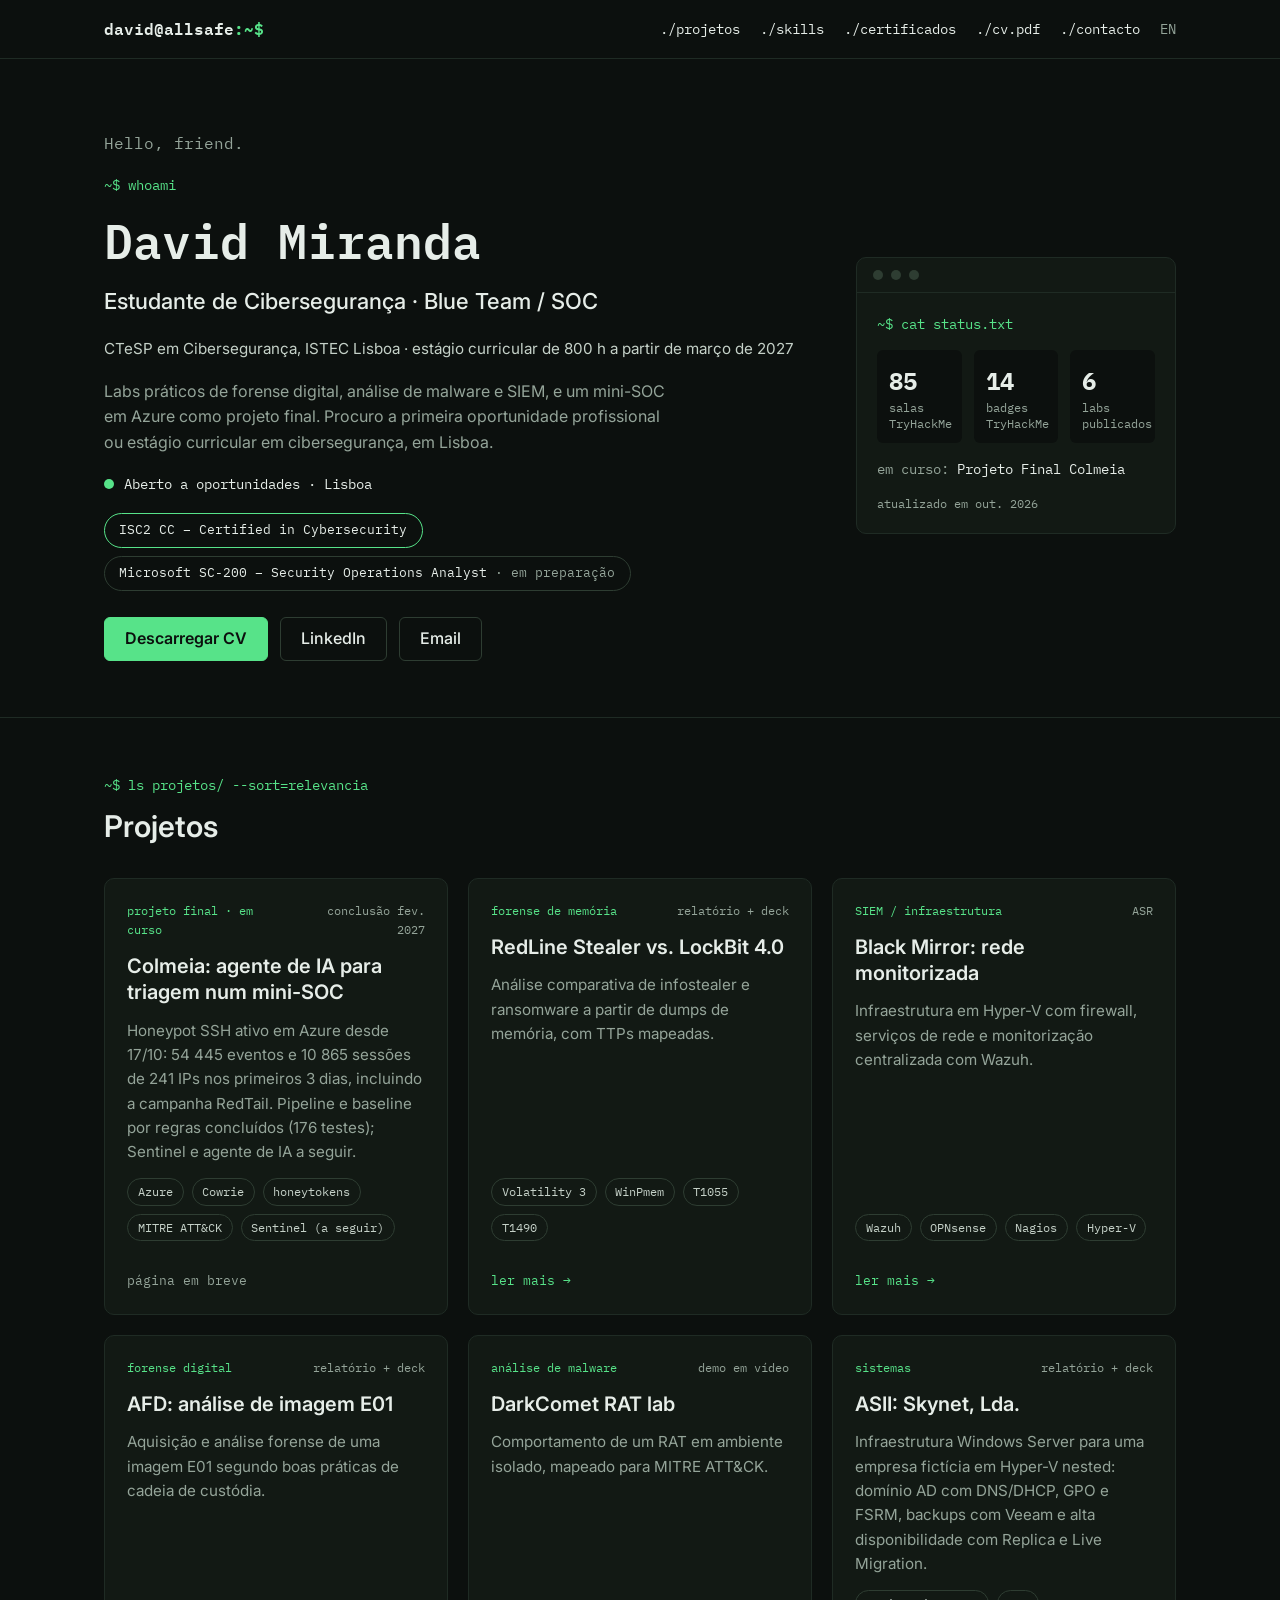
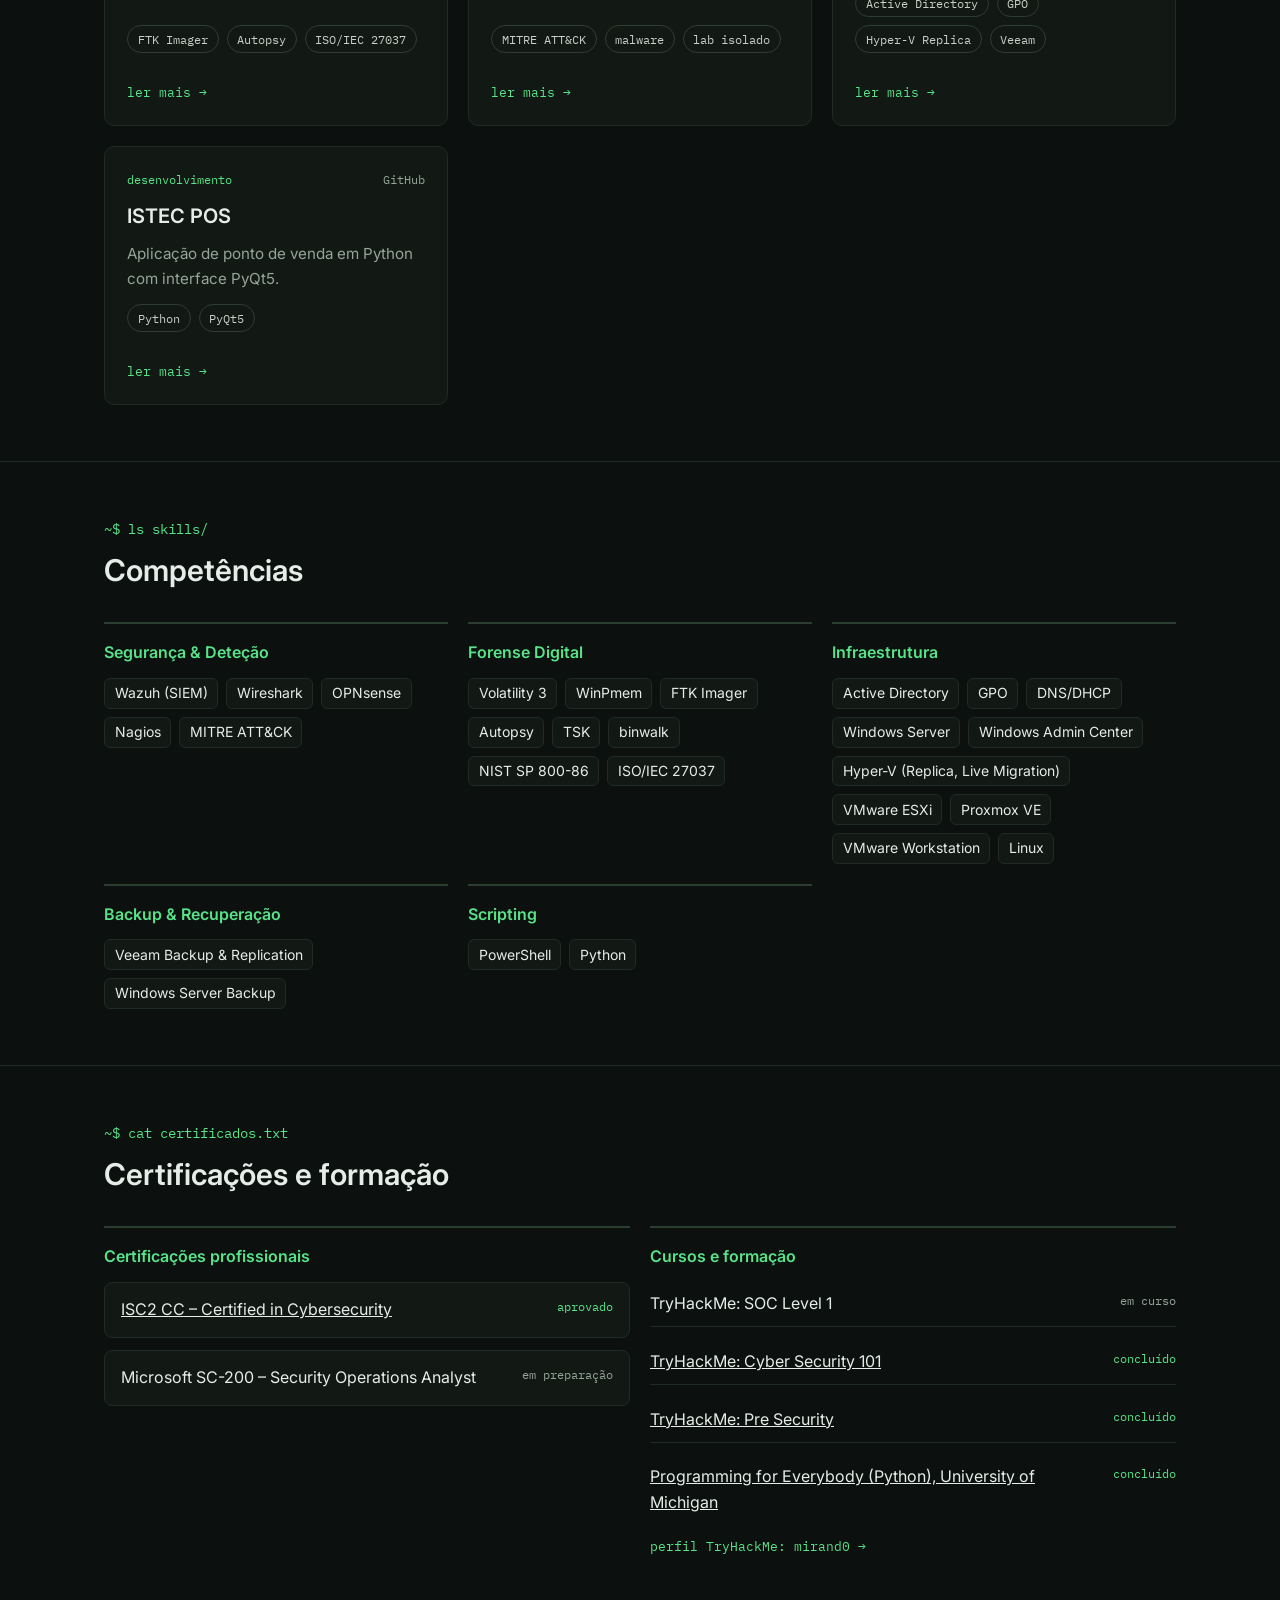
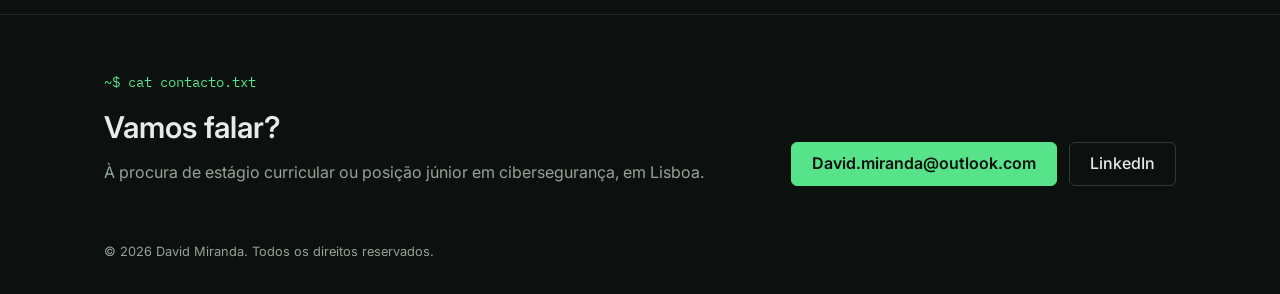
<file: index.html>
<!doctype html>
<html lang="pt-PT">
<head>
  <meta charset="utf-8">
  <meta name="viewport" content="width=device-width, initial-scale=1">
  <title>David Miranda | Estudante de Cibersegurança</title>
  <meta name="description" content="David Miranda, estudante de cibersegurança no ISTEC Lisboa, com foco em Blue Team e SOC. Labs práticos de forense digital, análise de malware e SIEM, e um mini-SOC em Azure como projeto final. À procura de estágio curricular ou posição júnior em Lisboa.">
  <meta property="og:title" content="David Miranda | Estudante de Cibersegurança">
  <meta property="og:description" content="Estudante de cibersegurança no ISTEC Lisboa, foco em Blue Team e SOC. Forense digital, análise de malware, SIEM e um mini-SOC em Azure.">
  <meta property="og:type" content="website">
  <meta property="og:url" content="https://david-allsafe.github.io/">
  <meta property="og:image" content="https://david-allsafe.github.io/assets/img/og-image.png?v=2">
  <meta property="og:image:width" content="2400">
  <meta property="og:image:height" content="1260">
  <meta name="twitter:card" content="summary_large_image">
  <link rel="canonical" href="https://david-allsafe.github.io/">
  <link rel="alternate" hreflang="pt-pt" href="https://david-allsafe.github.io/">
  <link rel="alternate" hreflang="en" href="https://david-allsafe.github.io/en/">
  <link rel="alternate" hreflang="x-default" href="https://david-allsafe.github.io/">
  <link rel="preconnect" href="https://fonts.googleapis.com">
  <link rel="preconnect" href="https://fonts.gstatic.com" crossorigin>
  <link href="https://fonts.googleapis.com/css2?family=IBM+Plex+Mono:wght@400;500;600&amp;family=Inter:wght@400;500;600&amp;display=swap" rel="stylesheet">
  <link rel="stylesheet" href="assets/css/home.css">
</head>
<body>
  <header class="topbar">
    <div class="container">
      <a class="brand" href="#top">david@allsafe<span>:~$</span></a>
      <nav class="menu" aria-label="Navegação principal">
        <a href="#projetos">./projetos</a>
        <a href="#skills">./skills</a>
        <a href="#certificados">./certificados</a>
        <a href="assets/pdf/David-Miranda-CV-Cybersecurity-PT.pdf" target="_blank" rel="noopener">./cv.pdf</a>
        <a href="#contacto">./contacto</a>
        <a class="lang" href="en/index.html" hreflang="en">EN</a>
      </nav>
    </div>
  </header>

  <main id="top">
    <section class="hero">
      <div class="container">
        <div class="hero-main">
          <p class="hello">Hello, friend.</p>
          <p class="prompt">~$ whoami</p>
          <h1>David Miranda</h1>
          <p class="role">Estudante de Cibersegurança · Blue Team / SOC</p>
          <p class="edu">CTeSP em Cibersegurança, ISTEC Lisboa · estágio curricular de 800 h a partir de março de 2027</p>
          <p class="lead">Labs práticos de forense digital, análise de malware e SIEM, e um mini-SOC em Azure como projeto final. Procuro a primeira oportunidade profissional ou estágio curricular em cibersegurança, em Lisboa.</p>
          <div class="status"><span class="dot" aria-hidden="true"></span><span>Aberto a oportunidades · Lisboa</span></div>
          <div class="badges">
            <a class="badge ok" href="https://www.credly.com/badges/8df6ef1b-4b24-4342-822d-d12e6c65b295/linked_in_profile" target="_blank" rel="noopener">ISC2 CC – Certified in Cybersecurity</a>
            <span class="badge">Microsoft SC-200 – Security Operations Analyst <span class="dim">· em preparação</span></span>
          </div>
          <div class="actions">
            <a class="btn primary" href="assets/pdf/David-Miranda-CV-Cybersecurity-PT.pdf" target="_blank" rel="noopener">Descarregar CV</a>
            <a class="btn" href="https://www.linkedin.com/in/davidmirand0/" target="_blank" rel="noopener">LinkedIn</a>
            <a class="btn" href="mailto:David.miranda@outlook.com">Email</a>
          </div>
        </div>
        <aside class="term" aria-label="TryHackMe">
          <div class="term-bar" aria-hidden="true"><span></span><span></span><span></span></div>
          <div class="term-body">
            <p class="prompt">~$ cat status.txt</p>
            <div class="stats">
            <div class="stat"><b>85</b><small>salas TryHackMe</small></div>
            <div class="stat"><b>14</b><small>badges TryHackMe</small></div>
            <div class="stat"><b>6</b><small>labs publicados</small></div>
            </div>
            <p class="dim">em curso: <span style="color:var(--fg)">Projeto Final Colmeia</span></p>
            <p class="updated">atualizado em out. 2026</p>
          </div>
        </aside>
      </div>
    </section>

    <section class="section" id="projetos">
      <div class="container">
        <div class="section-head"><p class="prompt">~$ ls projetos/ --sort=relevancia</p><h2>Projetos</h2></div>
        <div class="grid">
        <article class="card">
          <div class="card-meta"><span class="kind">projeto final · em curso</span><span class="extra">conclusão fev. 2027</span></div>
          <h3>Colmeia: agente de IA para triagem num mini-SOC</h3>
          <p>Honeypot SSH ativo em Azure desde 17/10: 54 445 eventos e 10 865 sessões de 241 IPs nos primeiros 3 dias, incluindo a campanha RedTail. Pipeline e baseline por regras concluídos (176 testes); Sentinel e agente de IA a seguir.</p>
          <ul class="tags"><li>Azure</li><li>Cowrie</li><li>honeytokens</li><li>MITRE ATT&amp;CK</li><li>Sentinel (a seguir)</li></ul>
          <span class="more soon">página em breve</span>
        </article>
        <a class="card" href="projetos/redline-lockbit-memory-forensics.html">
          <div class="card-meta"><span class="kind">forense de memória</span><span class="extra">relatório + deck</span></div>
          <h3>RedLine Stealer vs. LockBit 4.0</h3>
          <p>Análise comparativa de infostealer e ransomware a partir de dumps de memória, com TTPs mapeadas.</p>
          <ul class="tags"><li>Volatility 3</li><li>WinPmem</li><li>T1055</li><li>T1490</li></ul>
          <span class="more">ler mais →</span>
        </a>
        <a class="card" href="projetos/black-mirror-asr.html">
          <div class="card-meta"><span class="kind">SIEM / infraestrutura</span><span class="extra">ASR</span></div>
          <h3>Black Mirror: rede monitorizada</h3>
          <p>Infraestrutura em Hyper-V com firewall, serviços de rede e monitorização centralizada com Wazuh.</p>
          <ul class="tags"><li>Wazuh</li><li>OPNsense</li><li>Nagios</li><li>Hyper-V</li></ul>
          <span class="more">ler mais →</span>
        </a>
        <a class="card" href="projetos/afd-e01-forensics.html">
          <div class="card-meta"><span class="kind">forense digital</span><span class="extra">relatório + deck</span></div>
          <h3>AFD: análise de imagem E01</h3>
          <p>Aquisição e análise forense de uma imagem E01 segundo boas práticas de cadeia de custódia.</p>
          <ul class="tags"><li>FTK Imager</li><li>Autopsy</li><li>ISO/IEC 27037</li></ul>
          <span class="more">ler mais →</span>
        </a>
        <a class="card" href="projetos/darkcomet-rat-lab.html">
          <div class="card-meta"><span class="kind">análise de malware</span><span class="extra">demo em vídeo</span></div>
          <h3>DarkComet RAT lab</h3>
          <p>Comportamento de um RAT em ambiente isolado, mapeado para MITRE ATT&amp;CK.</p>
          <ul class="tags"><li>MITRE ATT&amp;CK</li><li>malware</li><li>lab isolado</li></ul>
          <span class="more">ler mais →</span>
        </a>
        <a class="card" href="projetos/asii-skynet-lab.html">
          <div class="card-meta"><span class="kind">sistemas</span><span class="extra">relatório + deck</span></div>
          <h3>ASII: Skynet, Lda.</h3>
          <p>Infraestrutura Windows Server para uma empresa fictícia em Hyper-V nested: domínio AD com DNS/DHCP, GPO e FSRM, backups com Veeam e alta disponibilidade com Replica e Live Migration.</p>
          <ul class="tags"><li>Active Directory</li><li>GPO</li><li>Hyper-V Replica</li><li>Veeam</li></ul>
          <span class="more">ler mais →</span>
        </a>
        <a class="card" href="projetos/istec-pos.html">
          <div class="card-meta"><span class="kind">desenvolvimento</span><span class="extra">GitHub</span></div>
          <h3>ISTEC POS</h3>
          <p>Aplicação de ponto de venda em Python com interface PyQt5.</p>
          <ul class="tags"><li>Python</li><li>PyQt5</li></ul>
          <span class="more">ler mais →</span>
        </a>
        </div>
      </div>
    </section>

    <section class="section" id="skills">
      <div class="container">
        <div class="section-head"><p class="prompt">~$ ls skills/</p><h2>Competências</h2></div>
        <div class="grid">
        <div class="skill-group">
          <h3>Segurança &amp; Deteção</h3>
          <ul class="chips"><li>Wazuh (SIEM)</li><li>Wireshark</li><li>OPNsense</li><li>Nagios</li><li>MITRE ATT&amp;CK</li></ul>
        </div>
        <div class="skill-group">
          <h3>Forense Digital</h3>
          <ul class="chips"><li>Volatility 3</li><li>WinPmem</li><li>FTK Imager</li><li>Autopsy</li><li>TSK</li><li>binwalk</li><li>NIST SP 800-86</li><li>ISO/IEC 27037</li></ul>
        </div>
        <div class="skill-group">
          <h3>Infraestrutura</h3>
          <ul class="chips"><li>Active Directory</li><li>GPO</li><li>DNS/DHCP</li><li>Windows Server</li><li>Windows Admin Center</li><li>Hyper-V (Replica, Live Migration)</li><li>VMware ESXi</li><li>Proxmox VE</li><li>VMware Workstation</li><li>Linux</li></ul>
        </div>
        <div class="skill-group">
          <h3>Backup &amp; Recuperação</h3>
          <ul class="chips"><li>Veeam Backup &amp; Replication</li><li>Windows Server Backup</li></ul>
        </div>
        <div class="skill-group">
          <h3>Scripting</h3>
          <ul class="chips"><li>PowerShell</li><li>Python</li></ul>
        </div>
        </div>
      </div>
    </section>

    <section class="section" id="certificados">
      <div class="container">
        <div class="section-head"><p class="prompt">~$ cat certificados.txt</p><h2>Certificações e formação</h2></div>
        <div class="grid">
          <div class="cert-col">
            <h3>Certificações profissionais</h3>
            <div class="cert-box"><a href="https://www.credly.com/badges/8df6ef1b-4b24-4342-822d-d12e6c65b295/linked_in_profile" target="_blank" rel="noopener">ISC2 CC – Certified in Cybersecurity</a><span class="state ok">aprovado</span></div>
            <div class="cert-box"><span>Microsoft SC-200 – Security Operations Analyst</span><span class="state">em preparação</span></div>
          </div>
          <div class="cert-col">
            <h3>Cursos e formação</h3>
            <div class="cert-row"><span>TryHackMe: SOC Level 1</span><span class="state">em curso</span></div>
            <div class="cert-row"><a href="https://tryhackme.com/certificate/THM-J9HGJUONCI" target="_blank" rel="noopener">TryHackMe: Cyber Security 101</a><span class="state ok">concluído</span></div>
            <div class="cert-row"><a href="https://tryhackme.com/certificate/THM-VMQDNPASMS" target="_blank" rel="noopener">TryHackMe: Pre Security</a><span class="state ok">concluído</span></div>
            <div class="cert-row"><a href="https://www.coursera.org/account/accomplishments/verify/I15FJKMC2913" target="_blank" rel="noopener">Programming for Everybody (Python), University of Michigan</a><span class="state ok">concluído</span></div>
            <a class="profile-link" href="https://tryhackme.com/p/mirand0" target="_blank" rel="noopener">perfil TryHackMe: mirand0 →</a>
          </div>
        </div>
      </div>
    </section>

    <section class="section contact" id="contacto">
      <div class="container">
        <div class="contact-text">
          <p class="prompt">~$ cat contacto.txt</p>
          <h2>Vamos falar?</h2>
          <p class="dim">À procura de estágio curricular ou posição júnior em cibersegurança, em Lisboa.</p>
        </div>
        <div class="actions">
          <a class="btn primary mail" href="mailto:David.miranda@outlook.com">David.miranda@outlook.com</a>
          <a class="btn" href="https://www.linkedin.com/in/davidmirand0/" target="_blank" rel="noopener">LinkedIn</a>
        </div>
      </div>
    </section>
  </main>
  <footer class="foot">© 2026 David Miranda. Todos os direitos reservados.</footer>
</body>
</html>
</file>
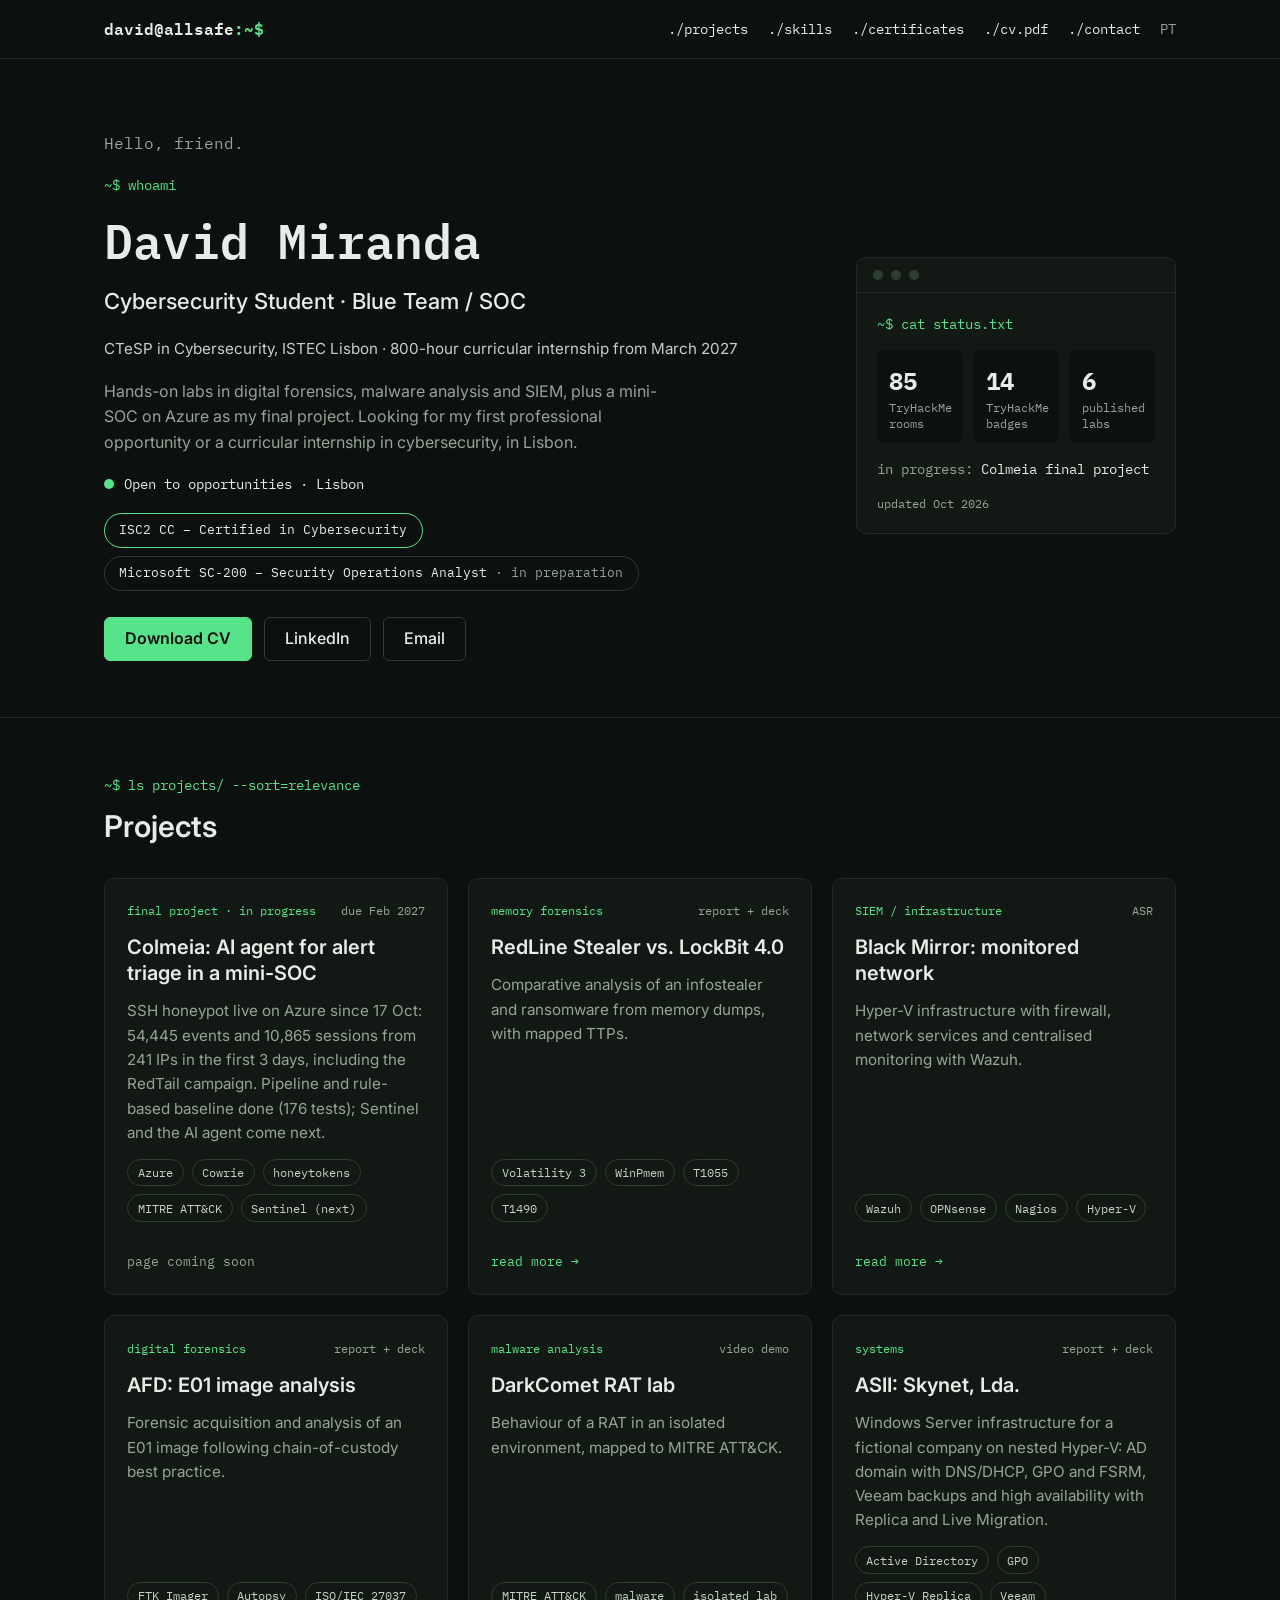
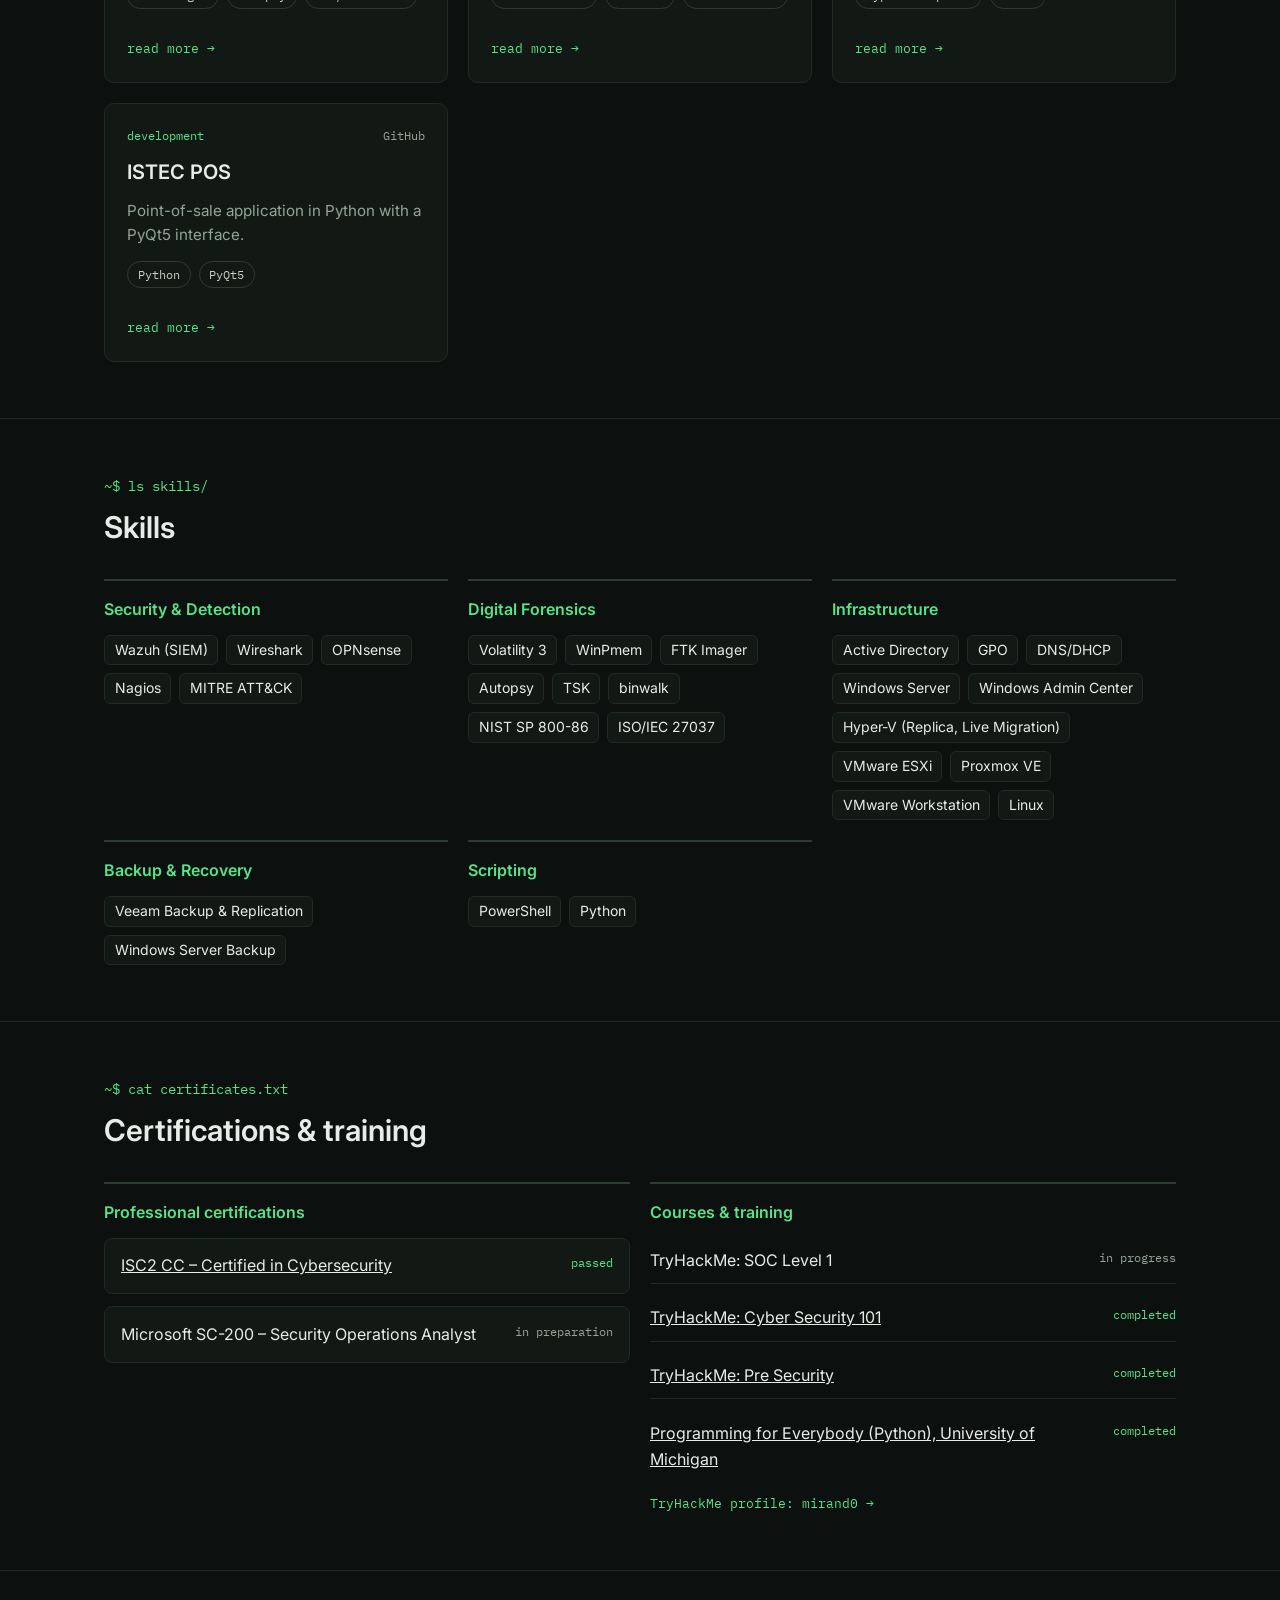
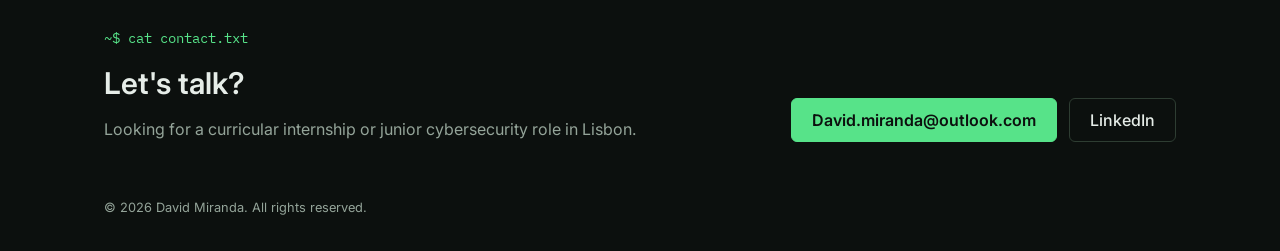
<file: en/index.html>
<!doctype html>
<html lang="en">
<head>
  <meta charset="utf-8">
  <meta name="viewport" content="width=device-width, initial-scale=1">
  <title>David Miranda | Cybersecurity Student</title>
  <meta name="description" content="David Miranda, cybersecurity student at ISTEC Lisbon, focused on Blue Team and SOC. Hands-on labs in digital forensics, malware analysis and SIEM, plus a mini-SOC on Azure as final project. Seeking a curricular internship or junior role in Lisbon.">
  <meta property="og:title" content="David Miranda | Cybersecurity Student">
  <meta property="og:description" content="Cybersecurity student at ISTEC Lisbon, focused on Blue Team and SOC. Digital forensics, malware analysis, SIEM and a mini-SOC on Azure.">
  <meta property="og:type" content="website">
  <meta property="og:url" content="https://david-allsafe.github.io/en/">
  <meta property="og:image" content="https://david-allsafe.github.io/assets/img/og-image-en.png?v=2">
  <meta property="og:image:width" content="2400">
  <meta property="og:image:height" content="1260">
  <meta name="twitter:card" content="summary_large_image">
  <link rel="canonical" href="https://david-allsafe.github.io/en/">
  <link rel="alternate" hreflang="pt-pt" href="https://david-allsafe.github.io/">
  <link rel="alternate" hreflang="en" href="https://david-allsafe.github.io/en/">
  <link rel="alternate" hreflang="x-default" href="https://david-allsafe.github.io/">
  <link rel="preconnect" href="https://fonts.googleapis.com">
  <link rel="preconnect" href="https://fonts.gstatic.com" crossorigin>
  <link href="https://fonts.googleapis.com/css2?family=IBM+Plex+Mono:wght@400;500;600&amp;family=Inter:wght@400;500;600&amp;display=swap" rel="stylesheet">
  <link rel="stylesheet" href="../assets/css/home.css">
</head>
<body>
  <header class="topbar">
    <div class="container">
      <a class="brand" href="#top">david@allsafe<span>:~$</span></a>
      <nav class="menu" aria-label="Main navigation">
        <a href="#projects">./projects</a>
        <a href="#skills">./skills</a>
        <a href="#certificates">./certificates</a>
        <a href="../assets/pdf/David-Miranda-CV-Cybersecurity-EN.pdf" target="_blank" rel="noopener">./cv.pdf</a>
        <a href="#contact">./contact</a>
        <a class="lang" href="../index.html" hreflang="pt-PT">PT</a>
      </nav>
    </div>
  </header>

  <main id="top">
    <section class="hero">
      <div class="container">
        <div class="hero-main">
          <p class="hello">Hello, friend.</p>
          <p class="prompt">~$ whoami</p>
          <h1>David Miranda</h1>
          <p class="role">Cybersecurity Student · Blue Team / SOC</p>
          <p class="edu">CTeSP in Cybersecurity, ISTEC Lisbon · 800-hour curricular internship from March 2027</p>
          <p class="lead">Hands-on labs in digital forensics, malware analysis and SIEM, plus a mini-SOC on Azure as my final project. Looking for my first professional opportunity or a curricular internship in cybersecurity, in Lisbon.</p>
          <div class="status"><span class="dot" aria-hidden="true"></span><span>Open to opportunities · Lisbon</span></div>
          <div class="badges">
            <a class="badge ok" href="https://www.credly.com/badges/8df6ef1b-4b24-4342-822d-d12e6c65b295/linked_in_profile" target="_blank" rel="noopener">ISC2 CC – Certified in Cybersecurity</a>
            <span class="badge">Microsoft SC-200 – Security Operations Analyst <span class="dim">· in preparation</span></span>
          </div>
          <div class="actions">
            <a class="btn primary" href="../assets/pdf/David-Miranda-CV-Cybersecurity-EN.pdf" target="_blank" rel="noopener">Download CV</a>
            <a class="btn" href="https://www.linkedin.com/in/davidmirand0/" target="_blank" rel="noopener">LinkedIn</a>
            <a class="btn" href="mailto:David.miranda@outlook.com">Email</a>
          </div>
        </div>
        <aside class="term" aria-label="TryHackMe">
          <div class="term-bar" aria-hidden="true"><span></span><span></span><span></span></div>
          <div class="term-body">
            <p class="prompt">~$ cat status.txt</p>
            <div class="stats">
            <div class="stat"><b>85</b><small>TryHackMe rooms</small></div>
            <div class="stat"><b>14</b><small>TryHackMe badges</small></div>
            <div class="stat"><b>6</b><small>published labs</small></div>
            </div>
            <p class="dim">in progress: <span style="color:var(--fg)">Colmeia final project</span></p>
            <p class="updated">updated Oct 2026</p>
          </div>
        </aside>
      </div>
    </section>

    <section class="section" id="projects">
      <div class="container">
        <div class="section-head"><p class="prompt">~$ ls projects/ --sort=relevance</p><h2>Projects</h2></div>
        <div class="grid">
        <article class="card">
          <div class="card-meta"><span class="kind">final project · in progress</span><span class="extra">due Feb 2027</span></div>
          <h3>Colmeia: AI agent for alert triage in a mini-SOC</h3>
          <p>SSH honeypot live on Azure since 17 Oct: 54,445 events and 10,865 sessions from 241 IPs in the first 3 days, including the RedTail campaign. Pipeline and rule-based baseline done (176 tests); Sentinel and the AI agent come next.</p>
          <ul class="tags"><li>Azure</li><li>Cowrie</li><li>honeytokens</li><li>MITRE ATT&amp;CK</li><li>Sentinel (next)</li></ul>
          <span class="more soon">page coming soon</span>
        </article>
        <a class="card" href="projetos/redline-lockbit-memory-forensics.html">
          <div class="card-meta"><span class="kind">memory forensics</span><span class="extra">report + deck</span></div>
          <h3>RedLine Stealer vs. LockBit 4.0</h3>
          <p>Comparative analysis of an infostealer and ransomware from memory dumps, with mapped TTPs.</p>
          <ul class="tags"><li>Volatility 3</li><li>WinPmem</li><li>T1055</li><li>T1490</li></ul>
          <span class="more">read more →</span>
        </a>
        <a class="card" href="projetos/black-mirror-asr.html">
          <div class="card-meta"><span class="kind">SIEM / infrastructure</span><span class="extra">ASR</span></div>
          <h3>Black Mirror: monitored network</h3>
          <p>Hyper-V infrastructure with firewall, network services and centralised monitoring with Wazuh.</p>
          <ul class="tags"><li>Wazuh</li><li>OPNsense</li><li>Nagios</li><li>Hyper-V</li></ul>
          <span class="more">read more →</span>
        </a>
        <a class="card" href="projetos/afd-e01-forensics.html">
          <div class="card-meta"><span class="kind">digital forensics</span><span class="extra">report + deck</span></div>
          <h3>AFD: E01 image analysis</h3>
          <p>Forensic acquisition and analysis of an E01 image following chain-of-custody best practice.</p>
          <ul class="tags"><li>FTK Imager</li><li>Autopsy</li><li>ISO/IEC 27037</li></ul>
          <span class="more">read more →</span>
        </a>
        <a class="card" href="projetos/darkcomet-rat-lab.html">
          <div class="card-meta"><span class="kind">malware analysis</span><span class="extra">video demo</span></div>
          <h3>DarkComet RAT lab</h3>
          <p>Behaviour of a RAT in an isolated environment, mapped to MITRE ATT&amp;CK.</p>
          <ul class="tags"><li>MITRE ATT&amp;CK</li><li>malware</li><li>isolated lab</li></ul>
          <span class="more">read more →</span>
        </a>
        <a class="card" href="projetos/asii-skynet-lab.html">
          <div class="card-meta"><span class="kind">systems</span><span class="extra">report + deck</span></div>
          <h3>ASII: Skynet, Lda.</h3>
          <p>Windows Server infrastructure for a fictional company on nested Hyper-V: AD domain with DNS/DHCP, GPO and FSRM, Veeam backups and high availability with Replica and Live Migration.</p>
          <ul class="tags"><li>Active Directory</li><li>GPO</li><li>Hyper-V Replica</li><li>Veeam</li></ul>
          <span class="more">read more →</span>
        </a>
        <a class="card" href="projetos/istec-pos.html">
          <div class="card-meta"><span class="kind">development</span><span class="extra">GitHub</span></div>
          <h3>ISTEC POS</h3>
          <p>Point-of-sale application in Python with a PyQt5 interface.</p>
          <ul class="tags"><li>Python</li><li>PyQt5</li></ul>
          <span class="more">read more →</span>
        </a>
        </div>
      </div>
    </section>

    <section class="section" id="skills">
      <div class="container">
        <div class="section-head"><p class="prompt">~$ ls skills/</p><h2>Skills</h2></div>
        <div class="grid">
        <div class="skill-group">
          <h3>Security &amp; Detection</h3>
          <ul class="chips"><li>Wazuh (SIEM)</li><li>Wireshark</li><li>OPNsense</li><li>Nagios</li><li>MITRE ATT&amp;CK</li></ul>
        </div>
        <div class="skill-group">
          <h3>Digital Forensics</h3>
          <ul class="chips"><li>Volatility 3</li><li>WinPmem</li><li>FTK Imager</li><li>Autopsy</li><li>TSK</li><li>binwalk</li><li>NIST SP 800-86</li><li>ISO/IEC 27037</li></ul>
        </div>
        <div class="skill-group">
          <h3>Infrastructure</h3>
          <ul class="chips"><li>Active Directory</li><li>GPO</li><li>DNS/DHCP</li><li>Windows Server</li><li>Windows Admin Center</li><li>Hyper-V (Replica, Live Migration)</li><li>VMware ESXi</li><li>Proxmox VE</li><li>VMware Workstation</li><li>Linux</li></ul>
        </div>
        <div class="skill-group">
          <h3>Backup &amp; Recovery</h3>
          <ul class="chips"><li>Veeam Backup &amp; Replication</li><li>Windows Server Backup</li></ul>
        </div>
        <div class="skill-group">
          <h3>Scripting</h3>
          <ul class="chips"><li>PowerShell</li><li>Python</li></ul>
        </div>
        </div>
      </div>
    </section>

    <section class="section" id="certificates">
      <div class="container">
        <div class="section-head"><p class="prompt">~$ cat certificates.txt</p><h2>Certifications &amp; training</h2></div>
        <div class="grid">
          <div class="cert-col">
            <h3>Professional certifications</h3>
            <div class="cert-box"><a href="https://www.credly.com/badges/8df6ef1b-4b24-4342-822d-d12e6c65b295/linked_in_profile" target="_blank" rel="noopener">ISC2 CC – Certified in Cybersecurity</a><span class="state ok">passed</span></div>
            <div class="cert-box"><span>Microsoft SC-200 – Security Operations Analyst</span><span class="state">in preparation</span></div>
          </div>
          <div class="cert-col">
            <h3>Courses &amp; training</h3>
            <div class="cert-row"><span>TryHackMe: SOC Level 1</span><span class="state">in progress</span></div>
            <div class="cert-row"><a href="https://tryhackme.com/certificate/THM-J9HGJUONCI" target="_blank" rel="noopener">TryHackMe: Cyber Security 101</a><span class="state ok">completed</span></div>
            <div class="cert-row"><a href="https://tryhackme.com/certificate/THM-VMQDNPASMS" target="_blank" rel="noopener">TryHackMe: Pre Security</a><span class="state ok">completed</span></div>
            <div class="cert-row"><a href="https://www.coursera.org/account/accomplishments/verify/I15FJKMC2913" target="_blank" rel="noopener">Programming for Everybody (Python), University of Michigan</a><span class="state ok">completed</span></div>
            <a class="profile-link" href="https://tryhackme.com/p/mirand0" target="_blank" rel="noopener">TryHackMe profile: mirand0 →</a>
          </div>
        </div>
      </div>
    </section>

    <section class="section contact" id="contact">
      <div class="container">
        <div class="contact-text">
          <p class="prompt">~$ cat contact.txt</p>
          <h2>Let&#x27;s talk?</h2>
          <p class="dim">Looking for a curricular internship or junior cybersecurity role in Lisbon.</p>
        </div>
        <div class="actions">
          <a class="btn primary mail" href="mailto:David.miranda@outlook.com">David.miranda@outlook.com</a>
          <a class="btn" href="https://www.linkedin.com/in/davidmirand0/" target="_blank" rel="noopener">LinkedIn</a>
        </div>
      </div>
    </section>
  </main>
  <footer class="foot">© 2026 David Miranda. All rights reserved.</footer>
</body>
</html>
</file>
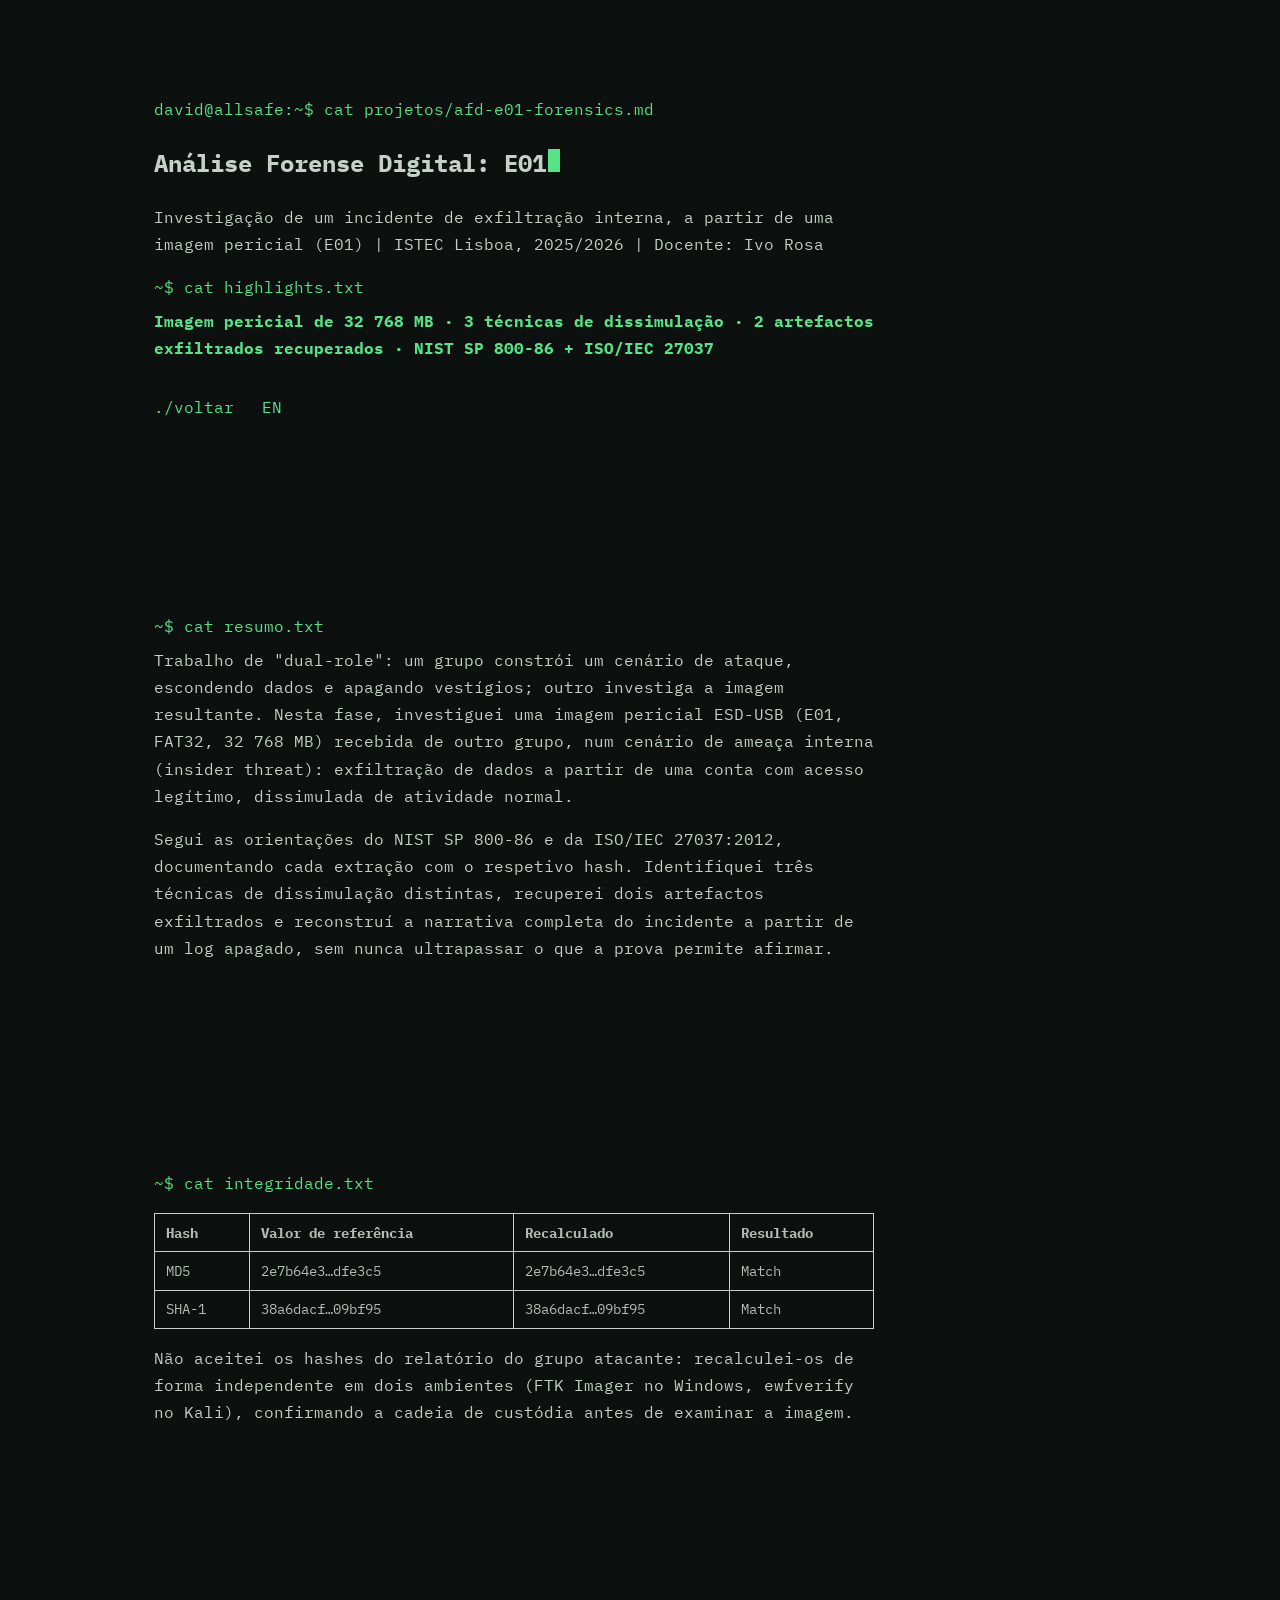
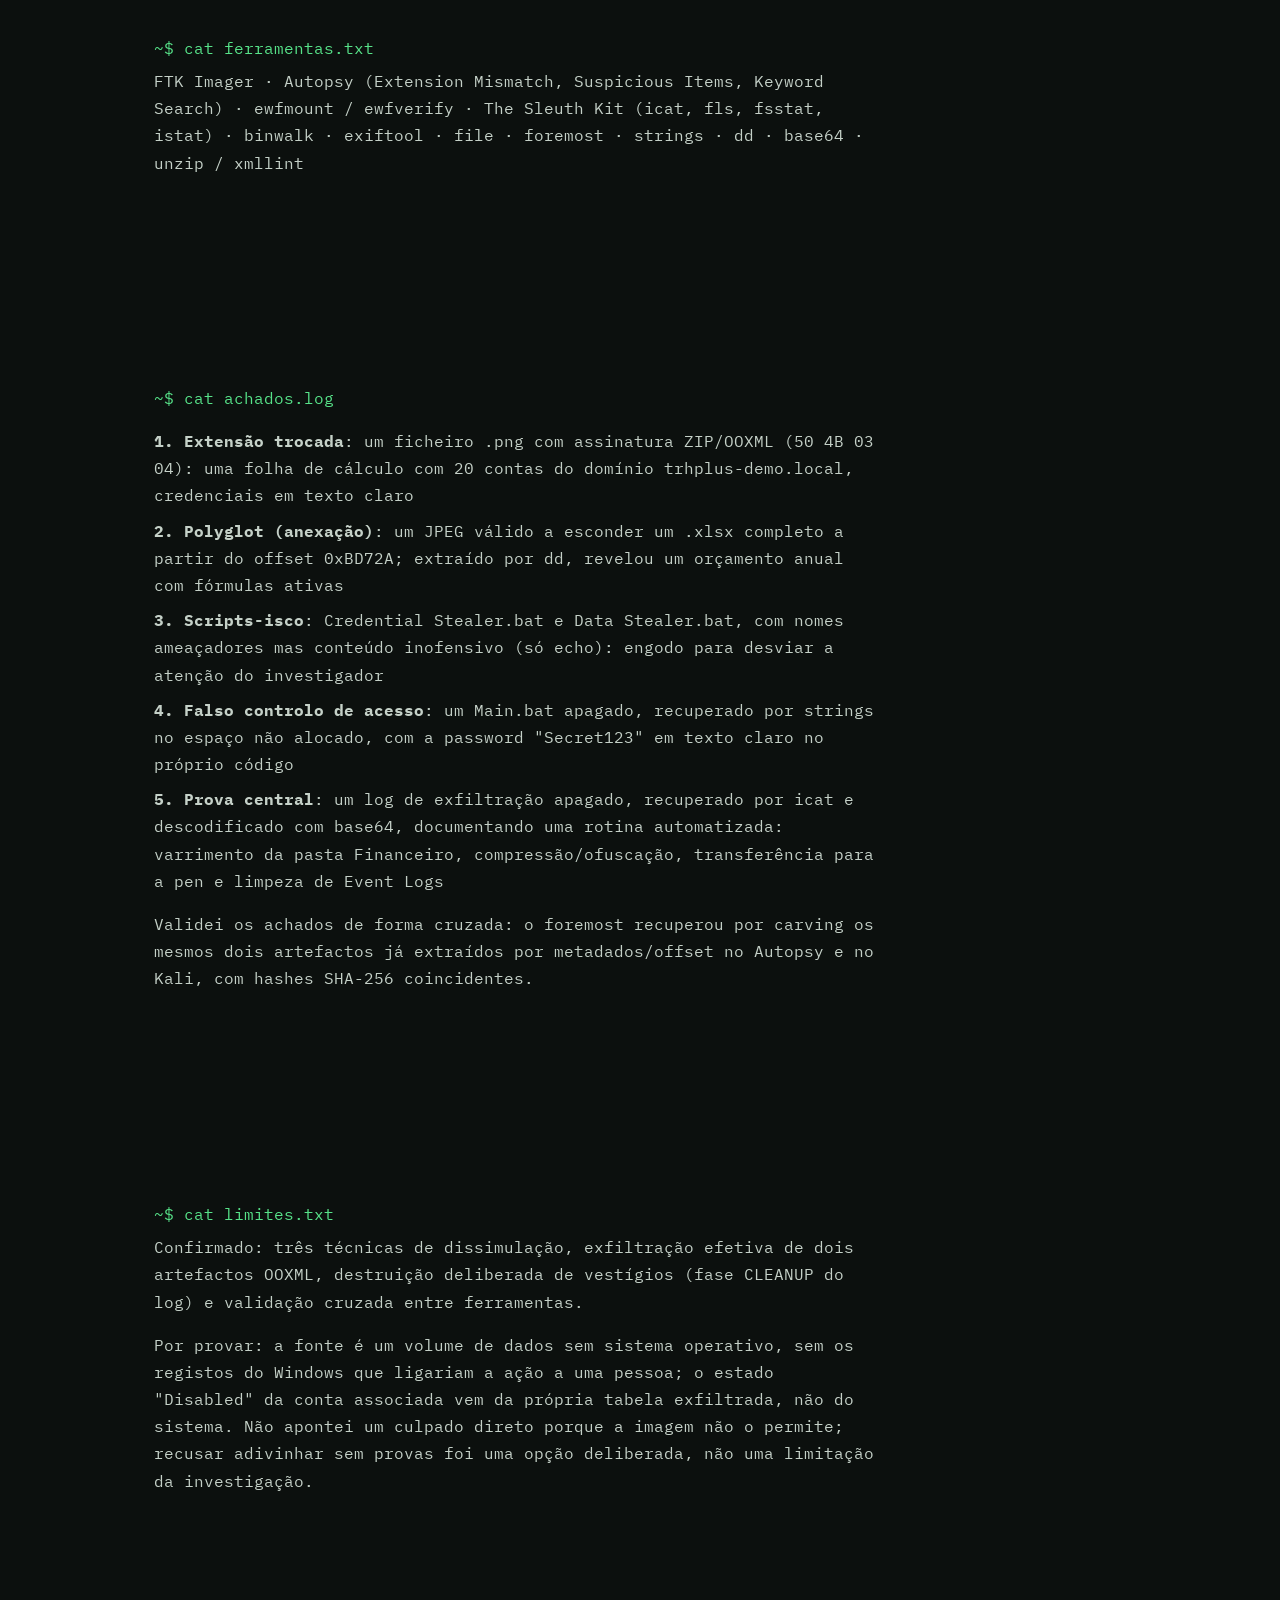
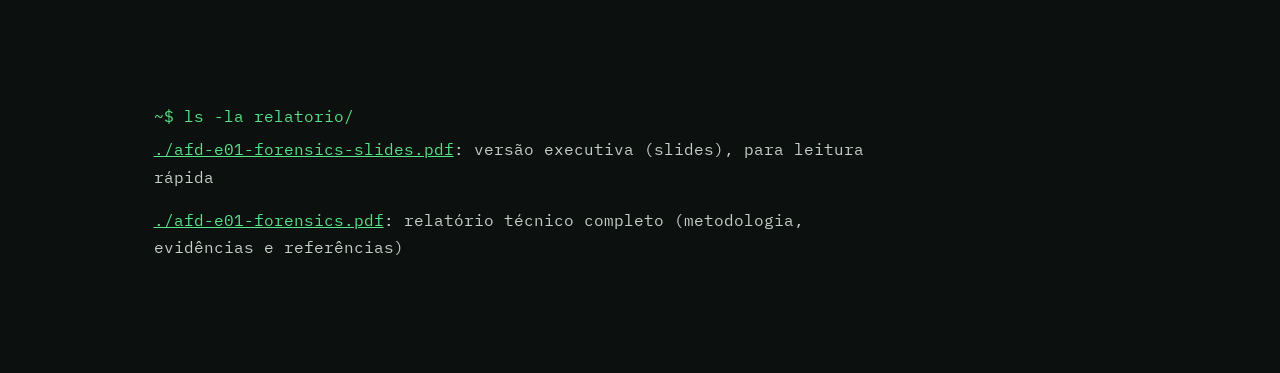
<file: projetos/afd-e01-forensics.html>
<!doctype html>
<html lang="pt-PT">
<head>
  <meta charset="utf-8">
  <meta name="viewport" content="width=device-width, initial-scale=1">
  <title>Análise Forense Digital: E01 | David Miranda</title>
  <link href="https://fonts.googleapis.com/css2?family=IBM+Plex+Mono:wght@400;500;600&display=swap" rel="stylesheet">
  <link rel="stylesheet" href="../assets/css/style.css">
  <style>
    .tbl{width:100%;border-collapse:collapse;margin:1rem 0;font-size:0.9rem;}
    .tbl th,.tbl td{border:1px solid currentColor;padding:0.4rem 0.7rem;text-align:left;opacity:0.9;}
    .phases{list-style:none;padding-left:0;margin:1rem 0;}
    .phases li{margin-bottom:0.5rem;}
  </style>
</head>
<body>
  <main class="wrap">

    <section>
      <p class="prompt"><span class="who">david@allsafe</span>:~$ cat projetos/afd-e01-forensics.md</p>
      <h1>Análise Forense Digital: E01<span class="cursor"></span></h1>
      <p class="out">Investigação de um incidente de exfiltração interna, a partir de uma imagem pericial (E01) | ISTEC Lisboa, 2025/2026 | Docente: Ivo Rosa</p>
      <p class="prompt">~$ cat highlights.txt</p>
      <p class="out"><strong class="label-accent">Imagem pericial de 32 768 MB · 3 técnicas de dissimulação · 2 artefactos exfiltrados recuperados · NIST SP 800-86 + ISO/IEC 27037</strong></p>
      <nav class="menu">
        <a href="../index.html#projetos">./voltar</a>
        <a href="../en/projetos/afd-e01-forensics.html">EN</a>
      </nav>
    </section>

    <section id="resumo">
      <p class="prompt">~$ cat resumo.txt</p>
      <p class="out">Trabalho de "dual-role": um grupo constrói um cenário de ataque, escondendo dados e apagando vestígios; outro investiga a imagem resultante. Nesta fase, investiguei uma imagem pericial ESD-USB (E01, FAT32, 32 768 MB) recebida de outro grupo, num cenário de ameaça interna (insider threat): exfiltração de dados a partir de uma conta com acesso legítimo, dissimulada de atividade normal.</p>
      <p class="out">Segui as orientações do NIST SP 800-86 e da ISO/IEC 27037:2012, documentando cada extração com o respetivo hash. Identifiquei três técnicas de dissimulação distintas, recuperei dois artefactos exfiltrados e reconstruí a narrativa completa do incidente a partir de um log apagado, sem nunca ultrapassar o que a prova permite afirmar.</p>
    </section>

    <section id="metodologia">
      <p class="prompt">~$ cat integridade.txt</p>
      <table class="tbl">
        <tr><th>Hash</th><th>Valor de referência</th><th>Recalculado</th><th>Resultado</th></tr>
        <tr><td>MD5</td><td>2e7b64e3…dfe3c5</td><td>2e7b64e3…dfe3c5</td><td>Match</td></tr>
        <tr><td>SHA-1</td><td>38a6dacf…09bf95</td><td>38a6dacf…09bf95</td><td>Match</td></tr>
      </table>
      <p class="out">Não aceitei os hashes do relatório do grupo atacante: recalculei-os de forma independente em dois ambientes (FTK Imager no Windows, ewfverify no Kali), confirmando a cadeia de custódia antes de examinar a imagem.</p>
    </section>

    <section id="ferramentas">
      <p class="prompt">~$ cat ferramentas.txt</p>
      <p class="out">FTK Imager · Autopsy (Extension Mismatch, Suspicious Items, Keyword Search) · ewfmount / ewfverify · The Sleuth Kit (icat, fls, fsstat, istat) · binwalk · exiftool · file · foremost · strings · dd · base64 · unzip / xmllint</p>
    </section>

    <section id="achados">
      <p class="prompt">~$ cat achados.log</p>
      <ol class="phases out">
        <li><strong>1. Extensão trocada</strong>: um ficheiro .png com assinatura ZIP/OOXML (50 4B 03 04): uma folha de cálculo com 20 contas do domínio trhplus-demo.local, credenciais em texto claro</li>
        <li><strong>2. Polyglot (anexação)</strong>: um JPEG válido a esconder um .xlsx completo a partir do offset 0xBD72A; extraído por dd, revelou um orçamento anual com fórmulas ativas</li>
        <li><strong>3. Scripts-isco</strong>: Credential Stealer.bat e Data Stealer.bat, com nomes ameaçadores mas conteúdo inofensivo (só echo): engodo para desviar a atenção do investigador</li>
        <li><strong>4. Falso controlo de acesso</strong>: um Main.bat apagado, recuperado por strings no espaço não alocado, com a password "Secret123" em texto claro no próprio código</li>
        <li><strong>5. Prova central</strong>: um log de exfiltração apagado, recuperado por icat e descodificado com base64, documentando uma rotina automatizada: varrimento da pasta Financeiro, compressão/ofuscação, transferência para a pen e limpeza de Event Logs</li>
      </ol>
      <p class="out">Validei os achados de forma cruzada: o foremost recuperou por carving os mesmos dois artefactos já extraídos por metadados/offset no Autopsy e no Kali, com hashes SHA-256 coincidentes.</p>
    </section>

    <section id="limites">
      <p class="prompt">~$ cat limites.txt</p>
      <p class="out">Confirmado: três técnicas de dissimulação, exfiltração efetiva de dois artefactos OOXML, destruição deliberada de vestígios (fase CLEANUP do log) e validação cruzada entre ferramentas.</p>
      <p class="out">Por provar: a fonte é um volume de dados sem sistema operativo, sem os registos do Windows que ligariam a ação a uma pessoa; o estado "Disabled" da conta associada vem da própria tabela exfiltrada, não do sistema. Não apontei um culpado direto porque a imagem não o permite; recusar adivinhar sem provas foi uma opção deliberada, não uma limitação da investigação.</p>
    </section>

    <section id="relatorio">
      <p class="prompt">~$ ls -la relatorio/</p>
      <p class="out"><a href="../assets/pdf/afd-e01-forensics-slides.pdf" target="_blank">./afd-e01-forensics-slides.pdf</a>: versão executiva (slides), para leitura rápida</p>
      <p class="out"><a href="../assets/pdf/afd-e01-forensics.pdf" target="_blank">./afd-e01-forensics.pdf</a>: relatório técnico completo (metodologia, evidências e referências)</p>
    </section>

  </main>
</body>
</html>
</file>
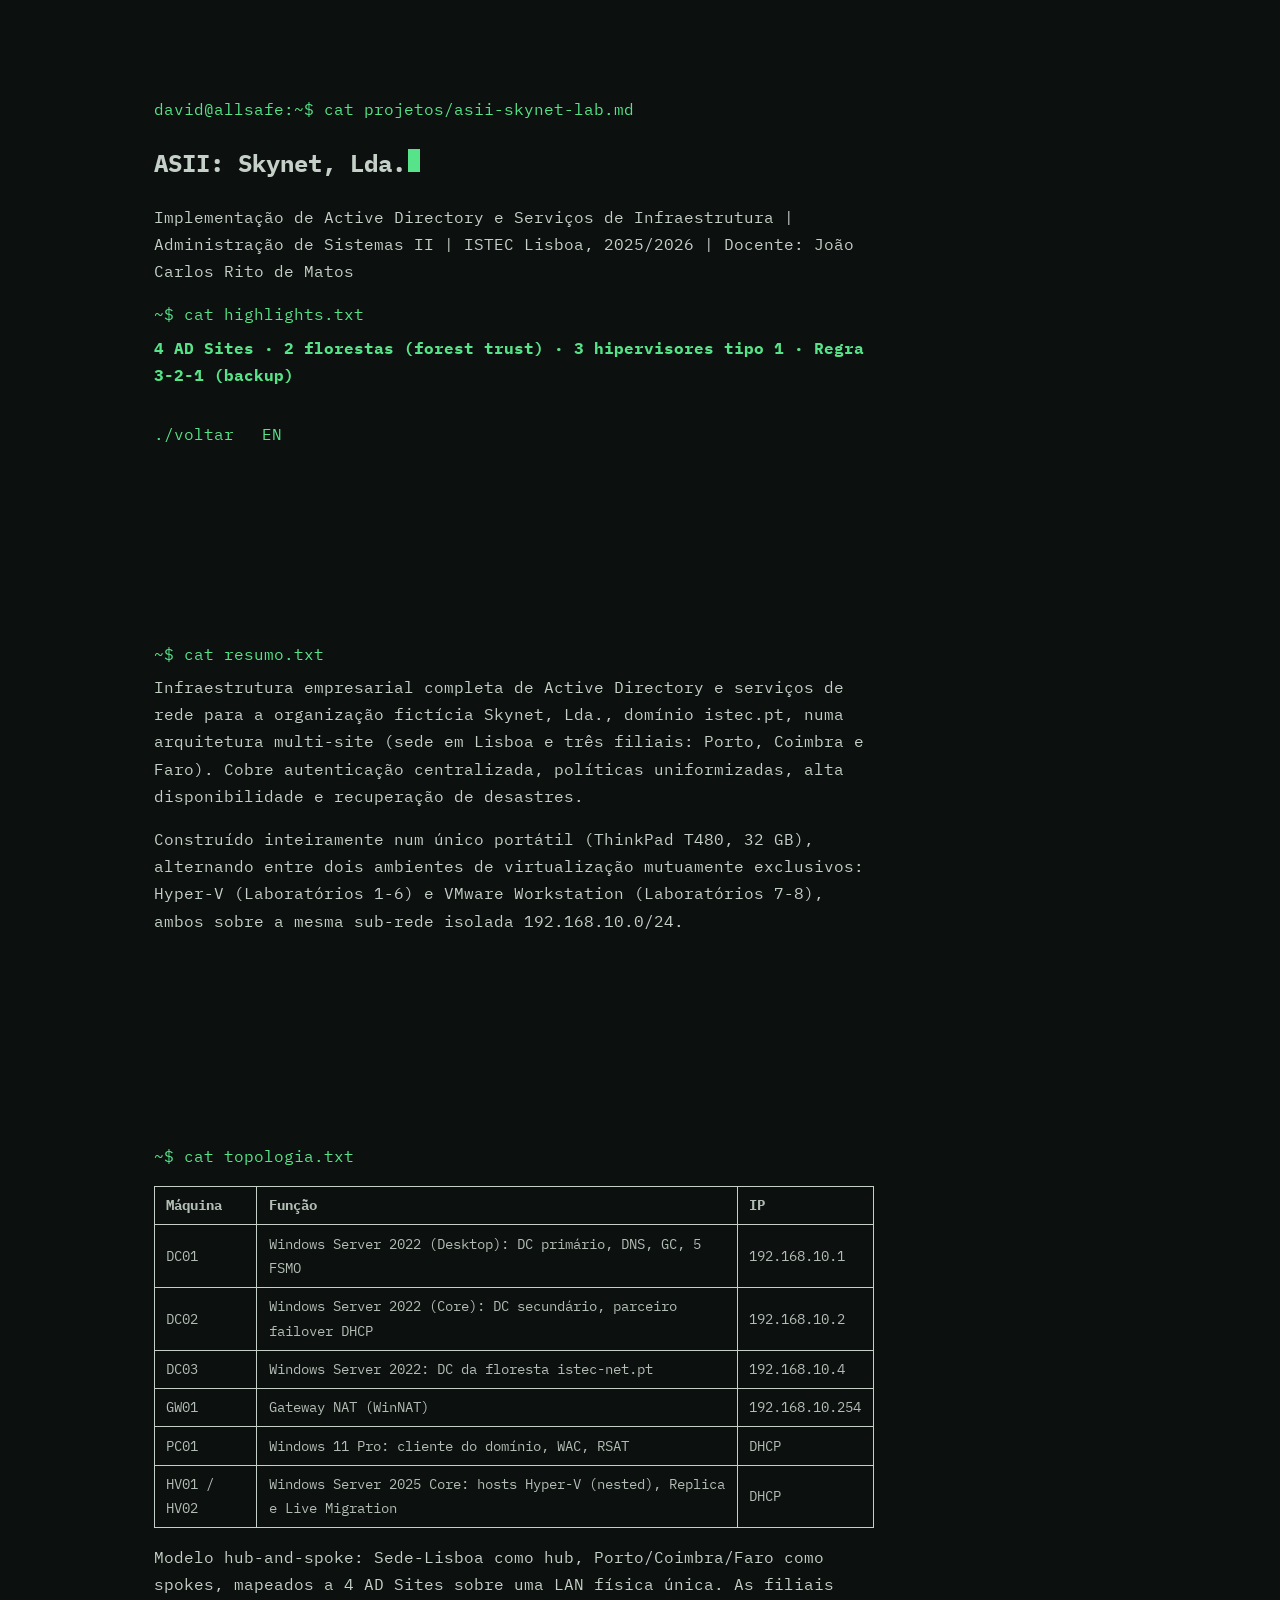
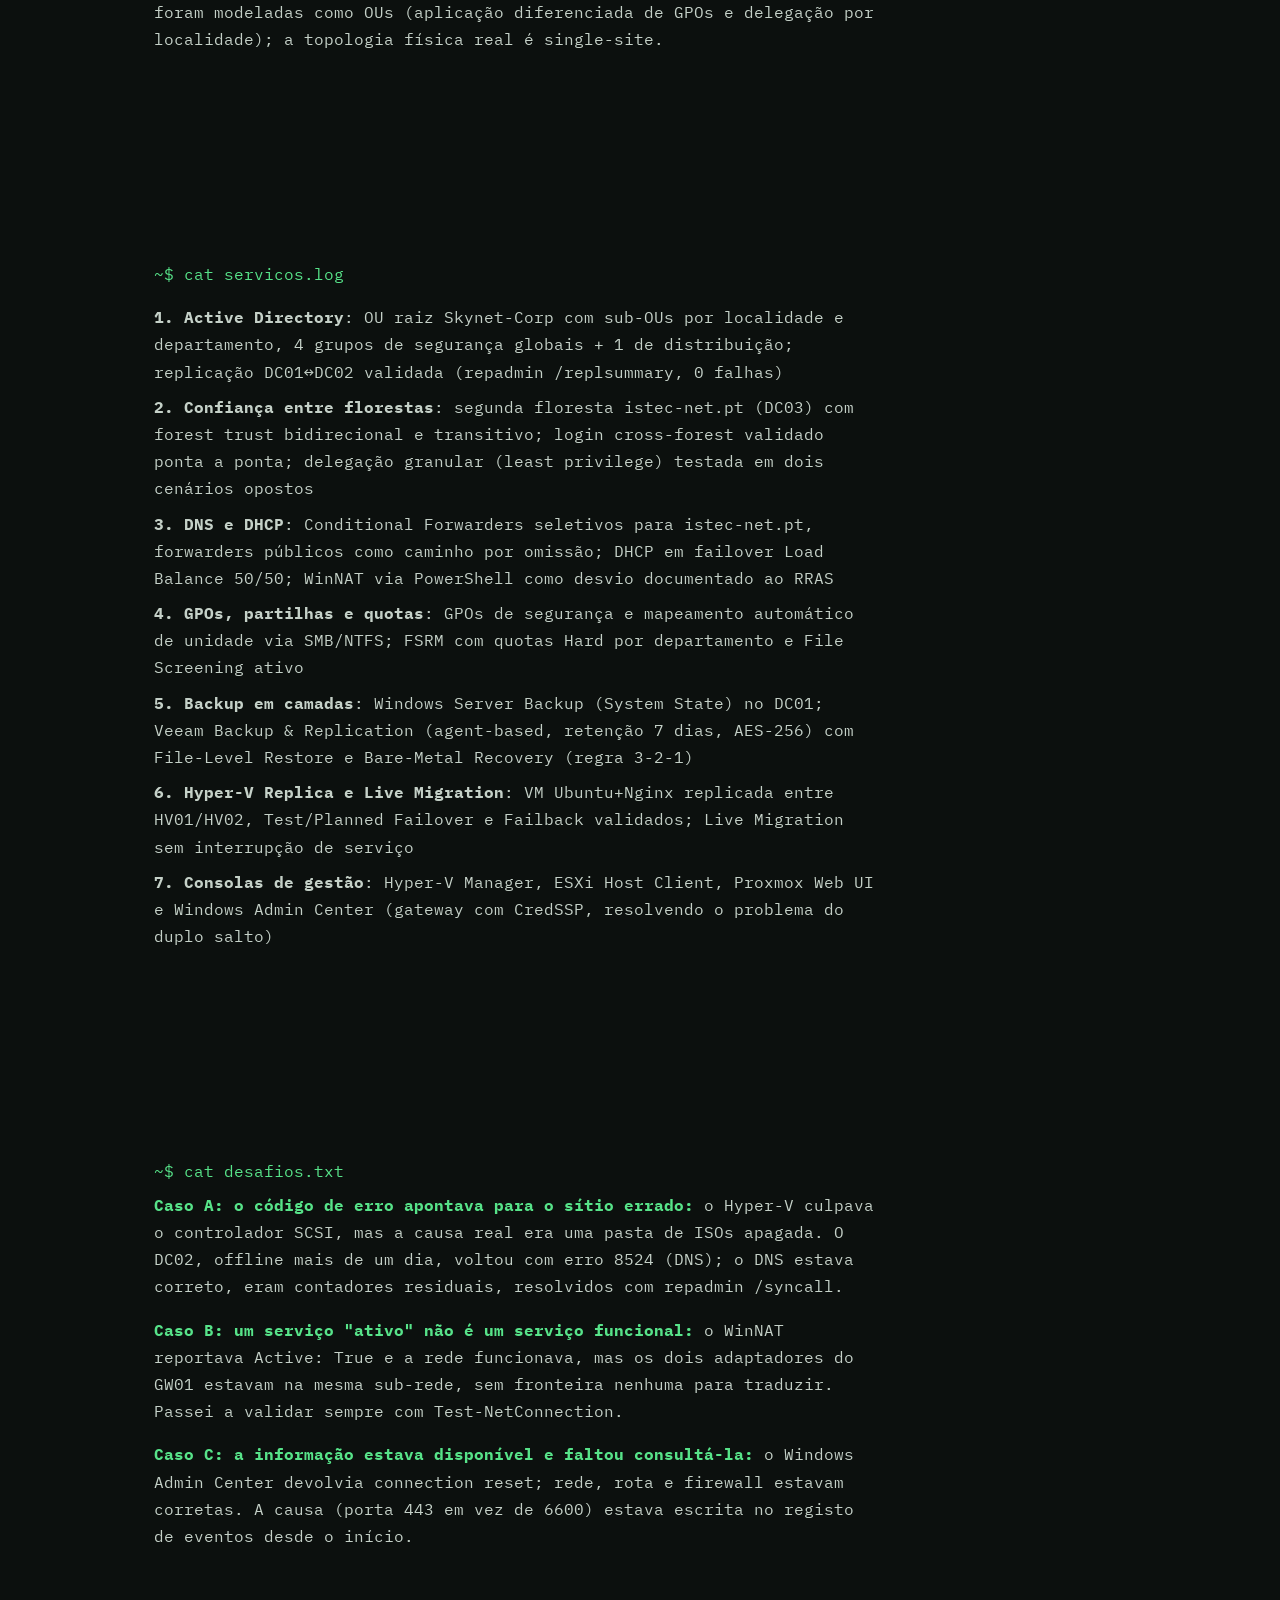
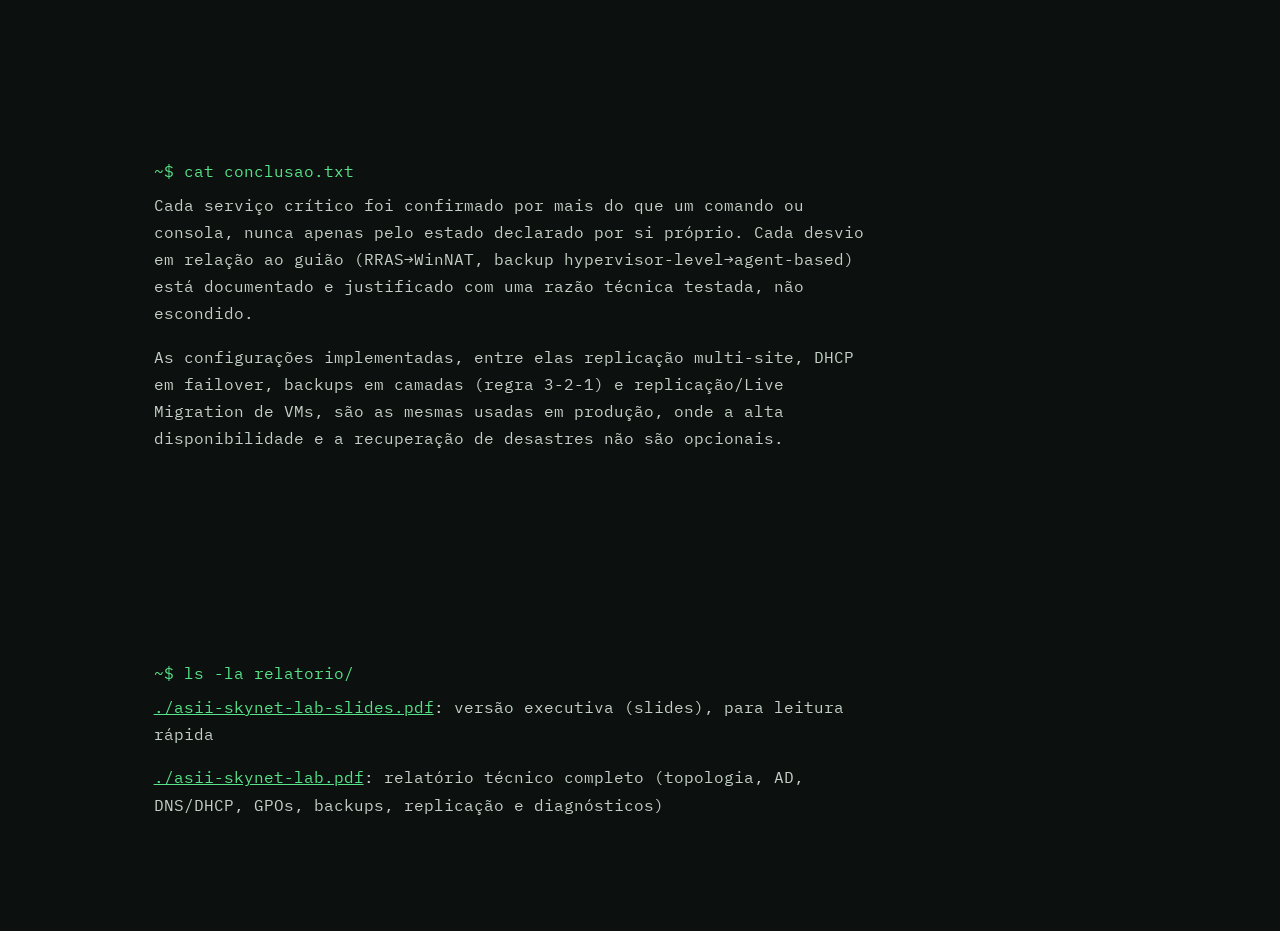
<file: projetos/asii-skynet-lab.html>
<!doctype html>
<html lang="pt-PT">
<head>
  <meta charset="utf-8">
  <meta name="viewport" content="width=device-width, initial-scale=1">
  <title>ASII: Skynet, Lda. | David Miranda</title>
  <link href="https://fonts.googleapis.com/css2?family=IBM+Plex+Mono:wght@400;500;600&display=swap" rel="stylesheet">
  <link rel="stylesheet" href="../assets/css/style.css">
  <style>
    .tbl{width:100%;border-collapse:collapse;margin:1rem 0;font-size:0.9rem;}
    .tbl th,.tbl td{border:1px solid currentColor;padding:0.4rem 0.7rem;text-align:left;opacity:0.9;}
    .phases{list-style:none;padding-left:0;margin:1rem 0;}
    .phases li{margin-bottom:0.5rem;}
  </style>
</head>
<body>
  <main class="wrap">

    <section>
      <p class="prompt"><span class="who">david@allsafe</span>:~$ cat projetos/asii-skynet-lab.md</p>
      <h1>ASII: Skynet, Lda.<span class="cursor"></span></h1>
      <p class="out">Implementação de Active Directory e Serviços de Infraestrutura | Administração de Sistemas II | ISTEC Lisboa, 2025/2026 | Docente: João Carlos Rito de Matos</p>
      <p class="prompt">~$ cat highlights.txt</p>
      <p class="out"><strong class="label-accent">4 AD Sites · 2 florestas (forest trust) · 3 hipervisores tipo 1 · Regra 3-2-1 (backup)</strong></p>
      <nav class="menu">
        <a href="../index.html#projetos">./voltar</a>
        <a href="../en/projetos/asii-skynet-lab.html">EN</a>
      </nav>
    </section>

    <section id="resumo">
      <p class="prompt">~$ cat resumo.txt</p>
      <p class="out">Infraestrutura empresarial completa de Active Directory e serviços de rede para a organização fictícia Skynet, Lda., domínio istec.pt, numa arquitetura multi-site (sede em Lisboa e três filiais: Porto, Coimbra e Faro). Cobre autenticação centralizada, políticas uniformizadas, alta disponibilidade e recuperação de desastres.</p>
      <p class="out">Construído inteiramente num único portátil (ThinkPad T480, 32 GB), alternando entre dois ambientes de virtualização mutuamente exclusivos: Hyper-V (Laboratórios 1-6) e VMware Workstation (Laboratórios 7-8), ambos sobre a mesma sub-rede isolada 192.168.10.0/24.</p>
    </section>

    <section id="topologia">
      <p class="prompt">~$ cat topologia.txt</p>
      <table class="tbl">
        <tr><th>Máquina</th><th>Função</th><th>IP</th></tr>
        <tr><td>DC01</td><td>Windows Server 2022 (Desktop): DC primário, DNS, GC, 5 FSMO</td><td>192.168.10.1</td></tr>
        <tr><td>DC02</td><td>Windows Server 2022 (Core): DC secundário, parceiro failover DHCP</td><td>192.168.10.2</td></tr>
        <tr><td>DC03</td><td>Windows Server 2022: DC da floresta istec-net.pt</td><td>192.168.10.4</td></tr>
        <tr><td>GW01</td><td>Gateway NAT (WinNAT)</td><td>192.168.10.254</td></tr>
        <tr><td>PC01</td><td>Windows 11 Pro: cliente do domínio, WAC, RSAT</td><td>DHCP</td></tr>
        <tr><td>HV01 / HV02</td><td>Windows Server 2025 Core: hosts Hyper-V (nested), Replica e Live Migration</td><td>DHCP</td></tr>
      </table>
      <p class="out">Modelo hub-and-spoke: Sede-Lisboa como hub, Porto/Coimbra/Faro como spokes, mapeados a 4 AD Sites sobre uma LAN física única. As filiais foram modeladas como OUs (aplicação diferenciada de GPOs e delegação por localidade); a topologia física real é single-site.</p>
    </section>

    <section id="servicos">
      <p class="prompt">~$ cat servicos.log</p>
      <ol class="phases out">
        <li><strong>1. Active Directory</strong>: OU raiz Skynet-Corp com sub-OUs por localidade e departamento, 4 grupos de segurança globais + 1 de distribuição; replicação DC01↔DC02 validada (repadmin /replsummary, 0 falhas)</li>
        <li><strong>2. Confiança entre florestas</strong>: segunda floresta istec-net.pt (DC03) com forest trust bidirecional e transitivo; login cross-forest validado ponta a ponta; delegação granular (least privilege) testada em dois cenários opostos</li>
        <li><strong>3. DNS e DHCP</strong>: Conditional Forwarders seletivos para istec-net.pt, forwarders públicos como caminho por omissão; DHCP em failover Load Balance 50/50; WinNAT via PowerShell como desvio documentado ao RRAS</li>
        <li><strong>4. GPOs, partilhas e quotas</strong>: GPOs de segurança e mapeamento automático de unidade via SMB/NTFS; FSRM com quotas Hard por departamento e File Screening ativo</li>
        <li><strong>5. Backup em camadas</strong>: Windows Server Backup (System State) no DC01; Veeam Backup &amp; Replication (agent-based, retenção 7 dias, AES-256) com File-Level Restore e Bare-Metal Recovery (regra 3-2-1)</li>
        <li><strong>6. Hyper-V Replica e Live Migration</strong>: VM Ubuntu+Nginx replicada entre HV01/HV02, Test/Planned Failover e Failback validados; Live Migration sem interrupção de serviço</li>
        <li><strong>7. Consolas de gestão</strong>: Hyper-V Manager, ESXi Host Client, Proxmox Web UI e Windows Admin Center (gateway com CredSSP, resolvendo o problema do duplo salto)</li>
      </ol>
    </section>

    <section id="desafios">
      <p class="prompt">~$ cat desafios.txt</p>
      <p class="out"><strong class="label-accent">Caso A: o código de erro apontava para o sítio errado:</strong> o Hyper-V culpava o controlador SCSI, mas a causa real era uma pasta de ISOs apagada. O DC02, offline mais de um dia, voltou com erro 8524 (DNS); o DNS estava correto, eram contadores residuais, resolvidos com repadmin /syncall.</p>
      <p class="out"><strong class="label-accent">Caso B: um serviço "ativo" não é um serviço funcional:</strong> o WinNAT reportava Active: True e a rede funcionava, mas os dois adaptadores do GW01 estavam na mesma sub-rede, sem fronteira nenhuma para traduzir. Passei a validar sempre com Test-NetConnection.</p>
      <p class="out"><strong class="label-accent">Caso C: a informação estava disponível e faltou consultá-la:</strong> o Windows Admin Center devolvia connection reset; rede, rota e firewall estavam corretas. A causa (porta 443 em vez de 6600) estava escrita no registo de eventos desde o início.</p>
    </section>

    <section id="conclusao">
      <p class="prompt">~$ cat conclusao.txt</p>
      <p class="out">Cada serviço crítico foi confirmado por mais do que um comando ou consola, nunca apenas pelo estado declarado por si próprio. Cada desvio em relação ao guião (RRAS→WinNAT, backup hypervisor-level→agent-based) está documentado e justificado com uma razão técnica testada, não escondido.</p>
      <p class="out">As configurações implementadas, entre elas replicação multi-site, DHCP em failover, backups em camadas (regra 3-2-1) e replicação/Live Migration de VMs, são as mesmas usadas em produção, onde a alta disponibilidade e a recuperação de desastres não são opcionais.</p>
    </section>

    <section id="relatorio">
      <p class="prompt">~$ ls -la relatorio/</p>
      <p class="out"><a href="../assets/pdf/asii-skynet-lab-slides.pdf" target="_blank">./asii-skynet-lab-slides.pdf</a>: versão executiva (slides), para leitura rápida</p>
      <p class="out"><a href="../assets/pdf/asii-skynet-lab.pdf" target="_blank">./asii-skynet-lab.pdf</a>: relatório técnico completo (topologia, AD, DNS/DHCP, GPOs, backups, replicação e diagnósticos)</p>
    </section>

  </main>
</body>
</html>
</file>
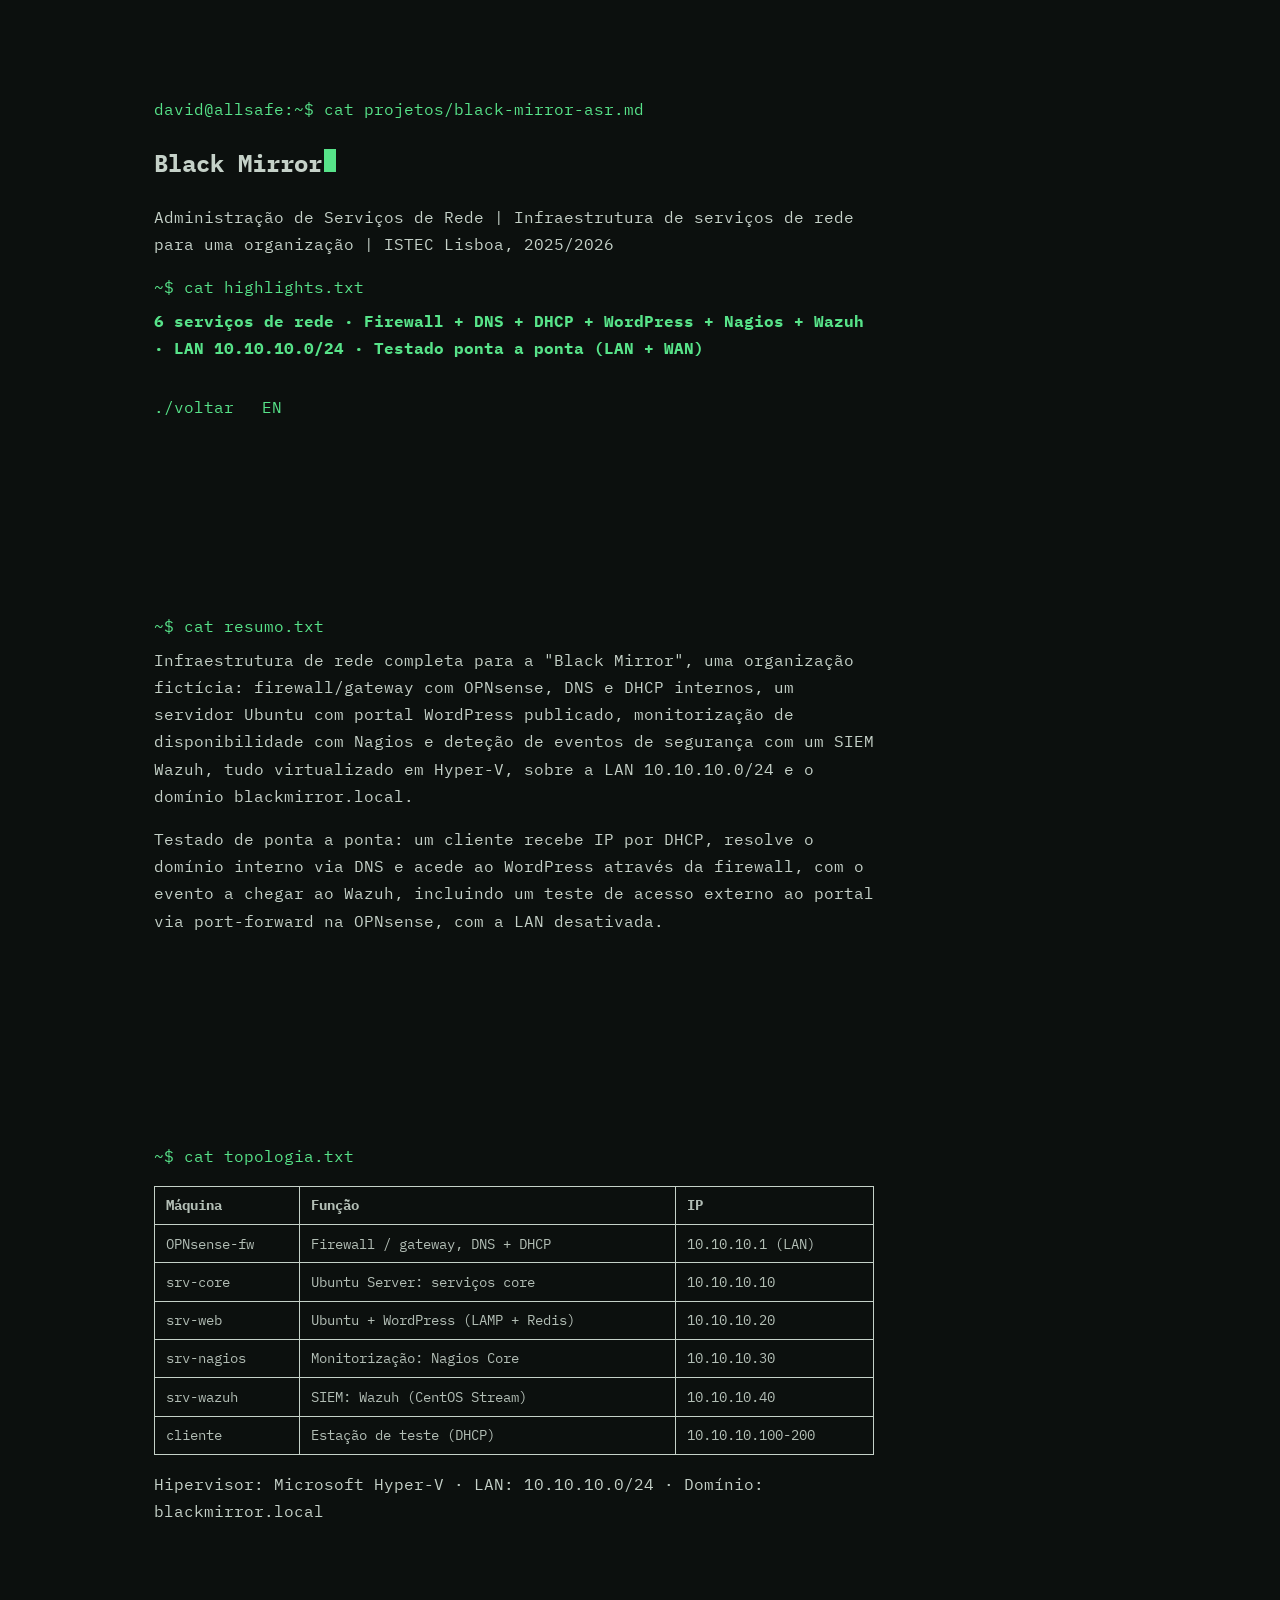
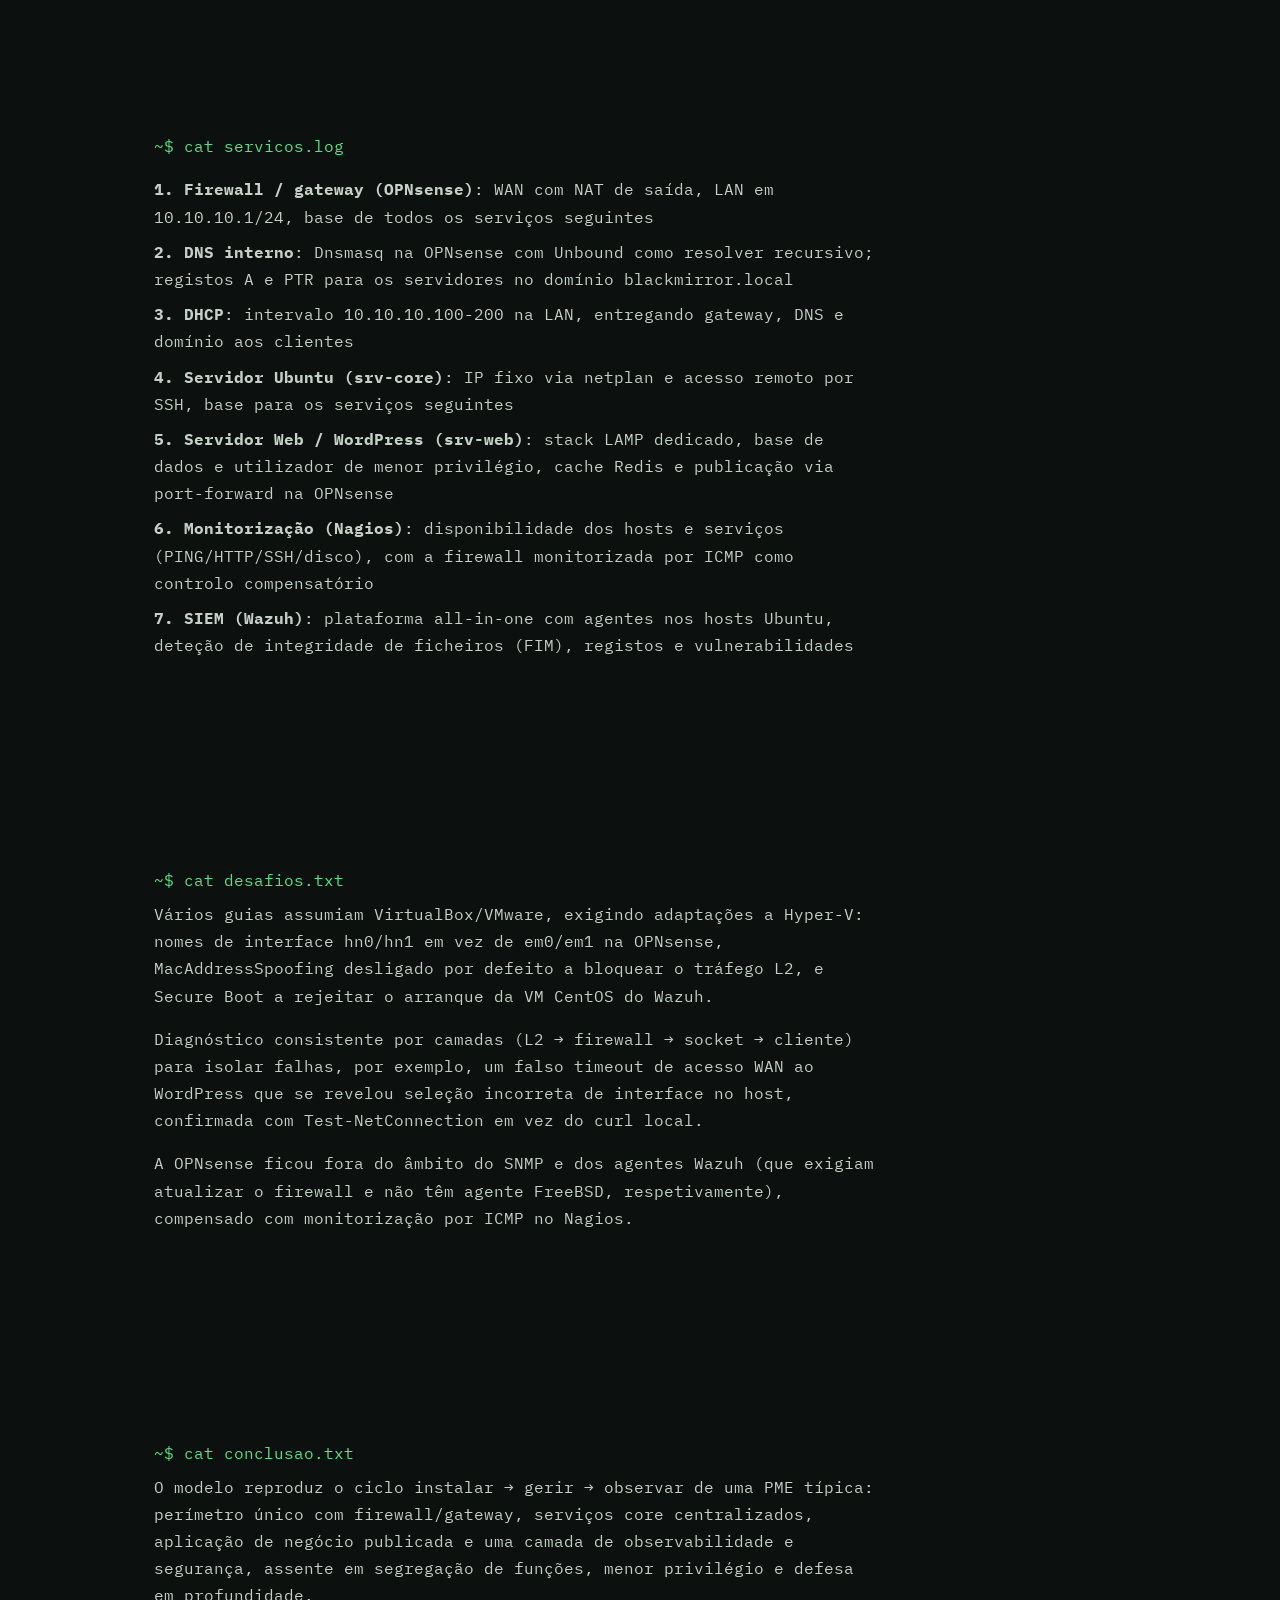
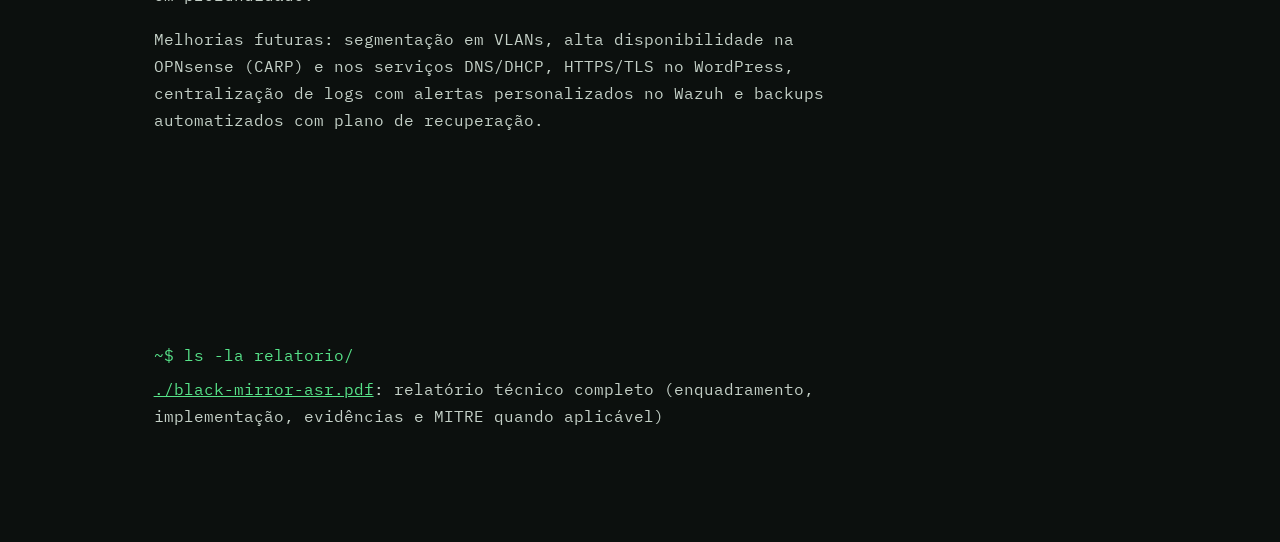
<file: projetos/black-mirror-asr.html>
<!doctype html>
<html lang="pt-PT">
<head>
  <meta charset="utf-8">
  <meta name="viewport" content="width=device-width, initial-scale=1">
  <title>Black Mirror | David Miranda</title>
  <link href="https://fonts.googleapis.com/css2?family=IBM+Plex+Mono:wght@400;500;600&display=swap" rel="stylesheet">
  <link rel="stylesheet" href="../assets/css/style.css">
  <style>
    .tbl{width:100%;border-collapse:collapse;margin:1rem 0;font-size:0.9rem;}
    .tbl th,.tbl td{border:1px solid currentColor;padding:0.4rem 0.7rem;text-align:left;opacity:0.9;}
    .phases{list-style:none;padding-left:0;margin:1rem 0;}
    .phases li{margin-bottom:0.5rem;}
  </style>
</head>
<body>
  <main class="wrap">

    <section>
      <p class="prompt"><span class="who">david@allsafe</span>:~$ cat projetos/black-mirror-asr.md</p>
      <h1>Black Mirror<span class="cursor"></span></h1>
      <p class="out">Administração de Serviços de Rede | Infraestrutura de serviços de rede para uma organização | ISTEC Lisboa, 2025/2026</p>
      <p class="prompt">~$ cat highlights.txt</p>
      <p class="out"><strong class="label-accent">6 serviços de rede · Firewall + DNS + DHCP + WordPress + Nagios + Wazuh · LAN 10.10.10.0/24 · Testado ponta a ponta (LAN + WAN)</strong></p>
      <nav class="menu">
        <a href="../index.html#projetos">./voltar</a>
        <a href="../en/projetos/black-mirror-asr.html">EN</a>
      </nav>
    </section>

    <section id="resumo">
      <p class="prompt">~$ cat resumo.txt</p>
      <p class="out">Infraestrutura de rede completa para a "Black Mirror", uma organização fictícia: firewall/gateway com OPNsense, DNS e DHCP internos, um servidor Ubuntu com portal WordPress publicado, monitorização de disponibilidade com Nagios e deteção de eventos de segurança com um SIEM Wazuh, tudo virtualizado em Hyper-V, sobre a LAN 10.10.10.0/24 e o domínio blackmirror.local.</p>
      <p class="out">Testado de ponta a ponta: um cliente recebe IP por DHCP, resolve o domínio interno via DNS e acede ao WordPress através da firewall, com o evento a chegar ao Wazuh, incluindo um teste de acesso externo ao portal via port-forward na OPNsense, com a LAN desativada.</p>
    </section>

    <section id="topologia">
      <p class="prompt">~$ cat topologia.txt</p>
      <table class="tbl">
        <tr><th>Máquina</th><th>Função</th><th>IP</th></tr>
        <tr><td>OPNsense-fw</td><td>Firewall / gateway, DNS + DHCP</td><td>10.10.10.1 (LAN)</td></tr>
        <tr><td>srv-core</td><td>Ubuntu Server: serviços core</td><td>10.10.10.10</td></tr>
        <tr><td>srv-web</td><td>Ubuntu + WordPress (LAMP + Redis)</td><td>10.10.10.20</td></tr>
        <tr><td>srv-nagios</td><td>Monitorização: Nagios Core</td><td>10.10.10.30</td></tr>
        <tr><td>srv-wazuh</td><td>SIEM: Wazuh (CentOS Stream)</td><td>10.10.10.40</td></tr>
        <tr><td>cliente</td><td>Estação de teste (DHCP)</td><td>10.10.10.100-200</td></tr>
      </table>
      <p class="out">Hipervisor: Microsoft Hyper-V · LAN: 10.10.10.0/24 · Domínio: blackmirror.local</p>
    </section>

    <section id="servicos">
      <p class="prompt">~$ cat servicos.log</p>
      <ol class="phases out">
        <li><strong>1. Firewall / gateway (OPNsense)</strong>: WAN com NAT de saída, LAN em 10.10.10.1/24, base de todos os serviços seguintes</li>
        <li><strong>2. DNS interno</strong>: Dnsmasq na OPNsense com Unbound como resolver recursivo; registos A e PTR para os servidores no domínio blackmirror.local</li>
        <li><strong>3. DHCP</strong>: intervalo 10.10.10.100-200 na LAN, entregando gateway, DNS e domínio aos clientes</li>
        <li><strong>4. Servidor Ubuntu (srv-core)</strong>: IP fixo via netplan e acesso remoto por SSH, base para os serviços seguintes</li>
        <li><strong>5. Servidor Web / WordPress (srv-web)</strong>: stack LAMP dedicado, base de dados e utilizador de menor privilégio, cache Redis e publicação via port-forward na OPNsense</li>
        <li><strong>6. Monitorização (Nagios)</strong>: disponibilidade dos hosts e serviços (PING/HTTP/SSH/disco), com a firewall monitorizada por ICMP como controlo compensatório</li>
        <li><strong>7. SIEM (Wazuh)</strong>: plataforma all-in-one com agentes nos hosts Ubuntu, deteção de integridade de ficheiros (FIM), registos e vulnerabilidades</li>
      </ol>
    </section>

    <section id="desafios">
      <p class="prompt">~$ cat desafios.txt</p>
      <p class="out">Vários guias assumiam VirtualBox/VMware, exigindo adaptações a Hyper-V: nomes de interface hn0/hn1 em vez de em0/em1 na OPNsense, MacAddressSpoofing desligado por defeito a bloquear o tráfego L2, e Secure Boot a rejeitar o arranque da VM CentOS do Wazuh.</p>
      <p class="out">Diagnóstico consistente por camadas (L2 → firewall → socket → cliente) para isolar falhas, por exemplo, um falso timeout de acesso WAN ao WordPress que se revelou seleção incorreta de interface no host, confirmada com Test-NetConnection em vez do curl local.</p>
      <p class="out">A OPNsense ficou fora do âmbito do SNMP e dos agentes Wazuh (que exigiam atualizar o firewall e não têm agente FreeBSD, respetivamente), compensado com monitorização por ICMP no Nagios.</p>
    </section>

    <section id="conclusao">
      <p class="prompt">~$ cat conclusao.txt</p>
      <p class="out">O modelo reproduz o ciclo instalar → gerir → observar de uma PME típica: perímetro único com firewall/gateway, serviços core centralizados, aplicação de negócio publicada e uma camada de observabilidade e segurança, assente em segregação de funções, menor privilégio e defesa em profundidade.</p>
      <p class="out">Melhorias futuras: segmentação em VLANs, alta disponibilidade na OPNsense (CARP) e nos serviços DNS/DHCP, HTTPS/TLS no WordPress, centralização de logs com alertas personalizados no Wazuh e backups automatizados com plano de recuperação.</p>
    </section>

    <section id="relatorio">
      <p class="prompt">~$ ls -la relatorio/</p>
      <p class="out"><a href="../assets/pdf/black-mirror-asr.pdf" target="_blank">./black-mirror-asr.pdf</a>: relatório técnico completo (enquadramento, implementação, evidências e MITRE quando aplicável)</p>
    </section>

  </main>
</body>
</html>
</file>
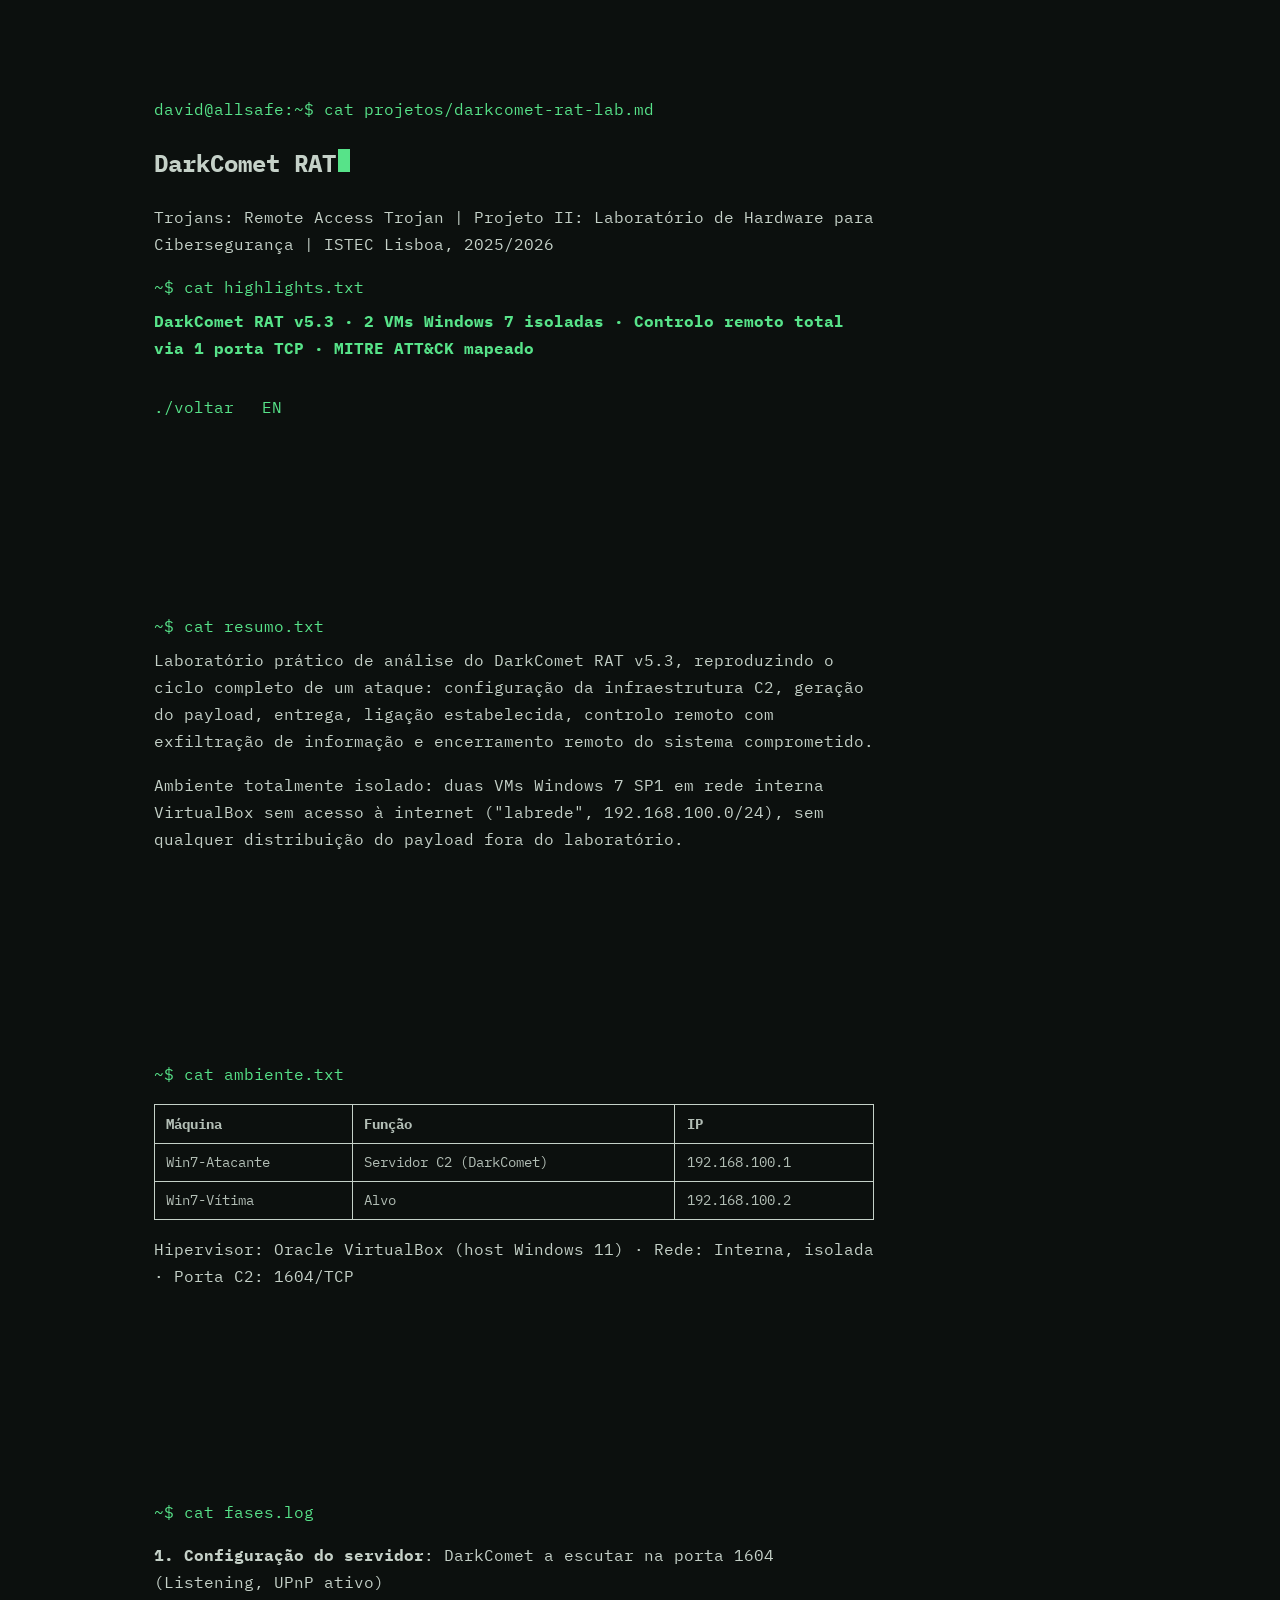
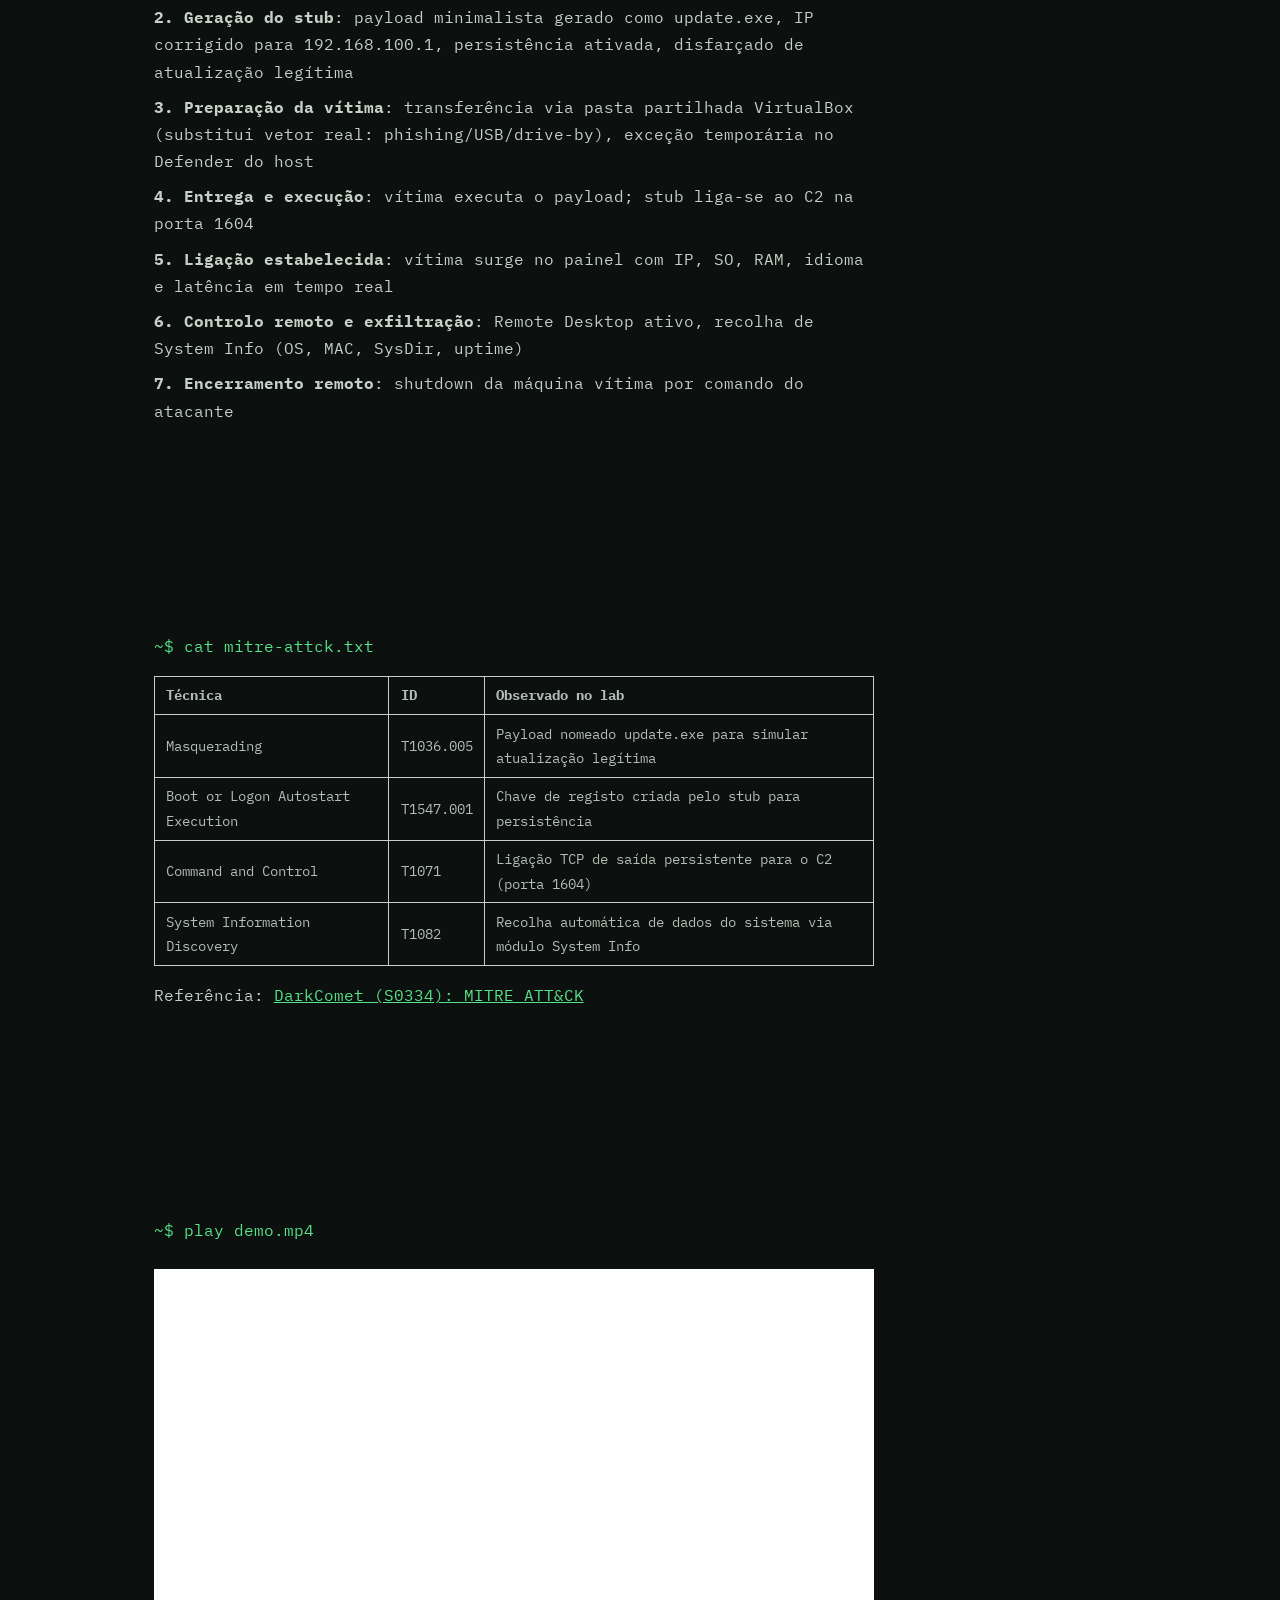
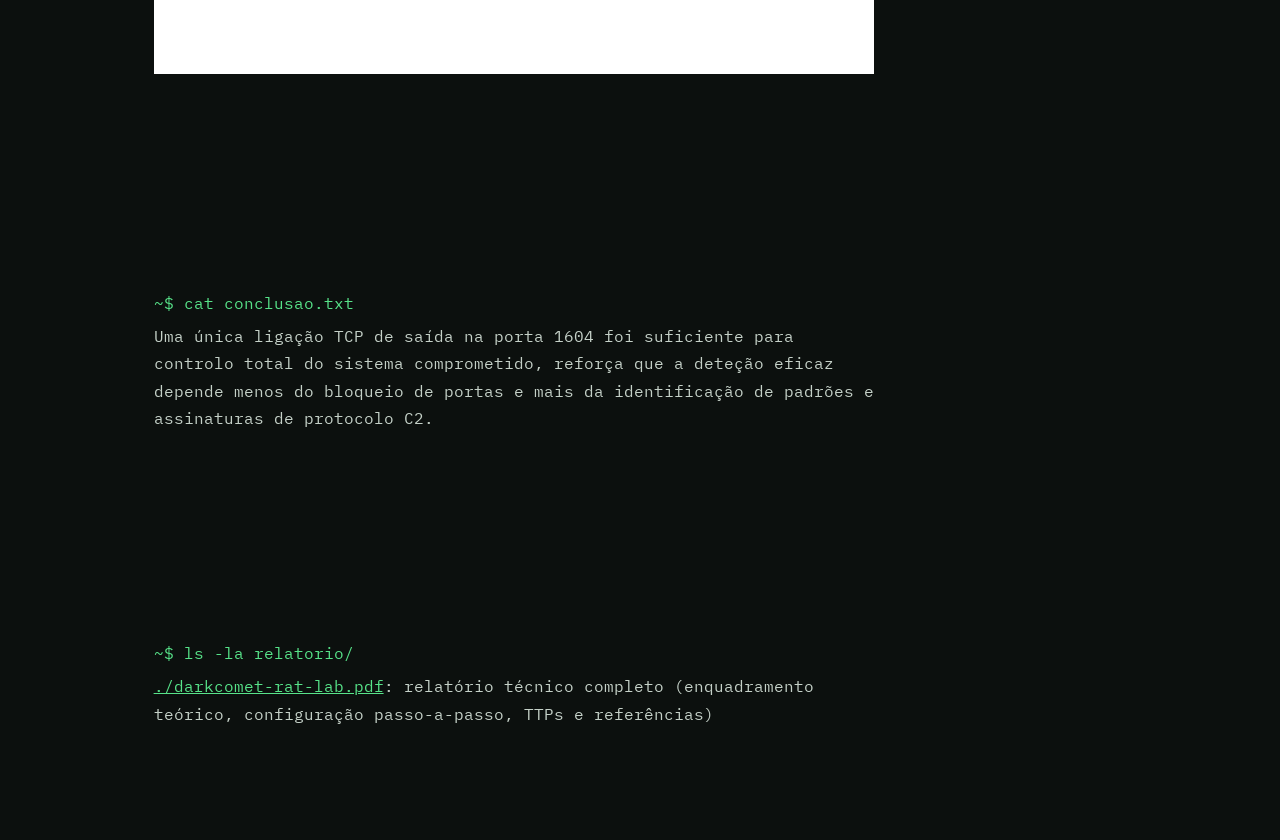
<file: projetos/darkcomet-rat-lab.html>
<!doctype html>
<html lang="pt-PT">
<head>
  <meta charset="utf-8">
  <meta name="viewport" content="width=device-width, initial-scale=1">
  <title>DarkComet RAT Lab | David Miranda</title>
  <link href="https://fonts.googleapis.com/css2?family=IBM+Plex+Mono:wght@400;500;600&display=swap" rel="stylesheet">
  <link rel="stylesheet" href="../assets/css/style.css">
  <style>
    .yt-wrap{position:relative;padding-bottom:56.25%;height:0;overflow:hidden;max-width:100%;margin:1.5rem 0;}
    .yt-wrap iframe{position:absolute;top:0;left:0;width:100%;height:100%;border:0;}
    .tbl{width:100%;border-collapse:collapse;margin:1rem 0;font-size:0.9rem;}
    .tbl th,.tbl td{border:1px solid currentColor;padding:0.4rem 0.7rem;text-align:left;opacity:0.9;}
    .phases{list-style:none;padding-left:0;margin:1rem 0;}
    .phases li{margin-bottom:0.5rem;}
  </style>
</head>
<body>
  <main class="wrap">

    <section>
      <p class="prompt"><span class="who">david@allsafe</span>:~$ cat projetos/darkcomet-rat-lab.md</p>
      <h1>DarkComet RAT<span class="cursor"></span></h1>
      <p class="out">Trojans: Remote Access Trojan | Projeto II: Laboratório de Hardware para Cibersegurança | ISTEC Lisboa, 2025/2026</p>
      <p class="prompt">~$ cat highlights.txt</p>
      <p class="out"><strong class="label-accent">DarkComet RAT v5.3 · 2 VMs Windows 7 isoladas · Controlo remoto total via 1 porta TCP · MITRE ATT&amp;CK mapeado</strong></p>
      <nav class="menu">
        <a href="../index.html#projetos">./voltar</a>
        <a href="../en/projetos/darkcomet-rat-lab.html">EN</a>
      </nav>
    </section>

    <section id="resumo">
      <p class="prompt">~$ cat resumo.txt</p>
      <p class="out">Laboratório prático de análise do DarkComet RAT v5.3, reproduzindo o ciclo completo de um ataque: configuração da infraestrutura C2, geração do payload, entrega, ligação estabelecida, controlo remoto com exfiltração de informação e encerramento remoto do sistema comprometido.</p>
      <p class="out">Ambiente totalmente isolado: duas VMs Windows 7 SP1 em rede interna VirtualBox sem acesso à internet ("labrede", 192.168.100.0/24), sem qualquer distribuição do payload fora do laboratório.</p>
    </section>

    <section id="ambiente">
      <p class="prompt">~$ cat ambiente.txt</p>
      <table class="tbl">
        <tr><th>Máquina</th><th>Função</th><th>IP</th></tr>
        <tr><td>Win7-Atacante</td><td>Servidor C2 (DarkComet)</td><td>192.168.100.1</td></tr>
        <tr><td>Win7-Vítima</td><td>Alvo</td><td>192.168.100.2</td></tr>
      </table>
      <p class="out">Hipervisor: Oracle VirtualBox (host Windows 11) · Rede: Interna, isolada · Porta C2: 1604/TCP</p>
    </section>

    <section id="fases">
      <p class="prompt">~$ cat fases.log</p>
      <ol class="phases out">
        <li><strong>1. Configuração do servidor</strong>: DarkComet a escutar na porta 1604 (Listening, UPnP ativo)</li>
        <li><strong>2. Geração do stub</strong>: payload minimalista gerado como update.exe, IP corrigido para 192.168.100.1, persistência ativada, disfarçado de atualização legítima</li>
        <li><strong>3. Preparação da vítima</strong>: transferência via pasta partilhada VirtualBox (substitui vetor real: phishing/USB/drive-by), exceção temporária no Defender do host</li>
        <li><strong>4. Entrega e execução</strong>: vítima executa o payload; stub liga-se ao C2 na porta 1604</li>
        <li><strong>5. Ligação estabelecida</strong>: vítima surge no painel com IP, SO, RAM, idioma e latência em tempo real</li>
        <li><strong>6. Controlo remoto e exfiltração</strong>: Remote Desktop ativo, recolha de System Info (OS, MAC, SysDir, uptime)</li>
        <li><strong>7. Encerramento remoto</strong>: shutdown da máquina vítima por comando do atacante</li>
      </ol>
    </section>

    <section id="mitre">
      <p class="prompt">~$ cat mitre-attck.txt</p>
      <table class="tbl">
        <tr><th>Técnica</th><th>ID</th><th>Observado no lab</th></tr>
        <tr><td>Masquerading</td><td>T1036.005</td><td>Payload nomeado update.exe para simular atualização legítima</td></tr>
        <tr><td>Boot or Logon Autostart Execution</td><td>T1547.001</td><td>Chave de registo criada pelo stub para persistência</td></tr>
        <tr><td>Command and Control</td><td>T1071</td><td>Ligação TCP de saída persistente para o C2 (porta 1604)</td></tr>
        <tr><td>System Information Discovery</td><td>T1082</td><td>Recolha automática de dados do sistema via módulo System Info</td></tr>
      </table>
      <p class="out">Referência: <a href="https://attack.mitre.org/software/S0334/" target="_blank" rel="noopener">DarkComet (S0334): MITRE ATT&CK</a></p>
    </section>

    <section id="video">
      <p class="prompt">~$ play demo.mp4</p>
      <div class="yt-wrap">
        <iframe src="https://www.youtube.com/embed/LZj5sGnbuzc" title="DarkComet RAT Lab - demonstração" allow="accelerometer; autoplay; clipboard-write; encrypted-media; gyroscope; picture-in-picture" allowfullscreen></iframe>
      </div>
    </section>

    <section id="conclusao">
      <p class="prompt">~$ cat conclusao.txt</p>
      <p class="out">Uma única ligação TCP de saída na porta 1604 foi suficiente para controlo total do sistema comprometido, reforça que a deteção eficaz depende menos do bloqueio de portas e mais da identificação de padrões e assinaturas de protocolo C2.</p>
    </section>

    <section id="relatorio">
      <p class="prompt">~$ ls -la relatorio/</p>
      <p class="out"><a href="../assets/pdf/darkcomet-rat-lab.pdf" target="_blank">./darkcomet-rat-lab.pdf</a>: relatório técnico completo (enquadramento teórico, configuração passo-a-passo, TTPs e referências)</p>
    </section>

  </main>
</body>
</html>
</file>
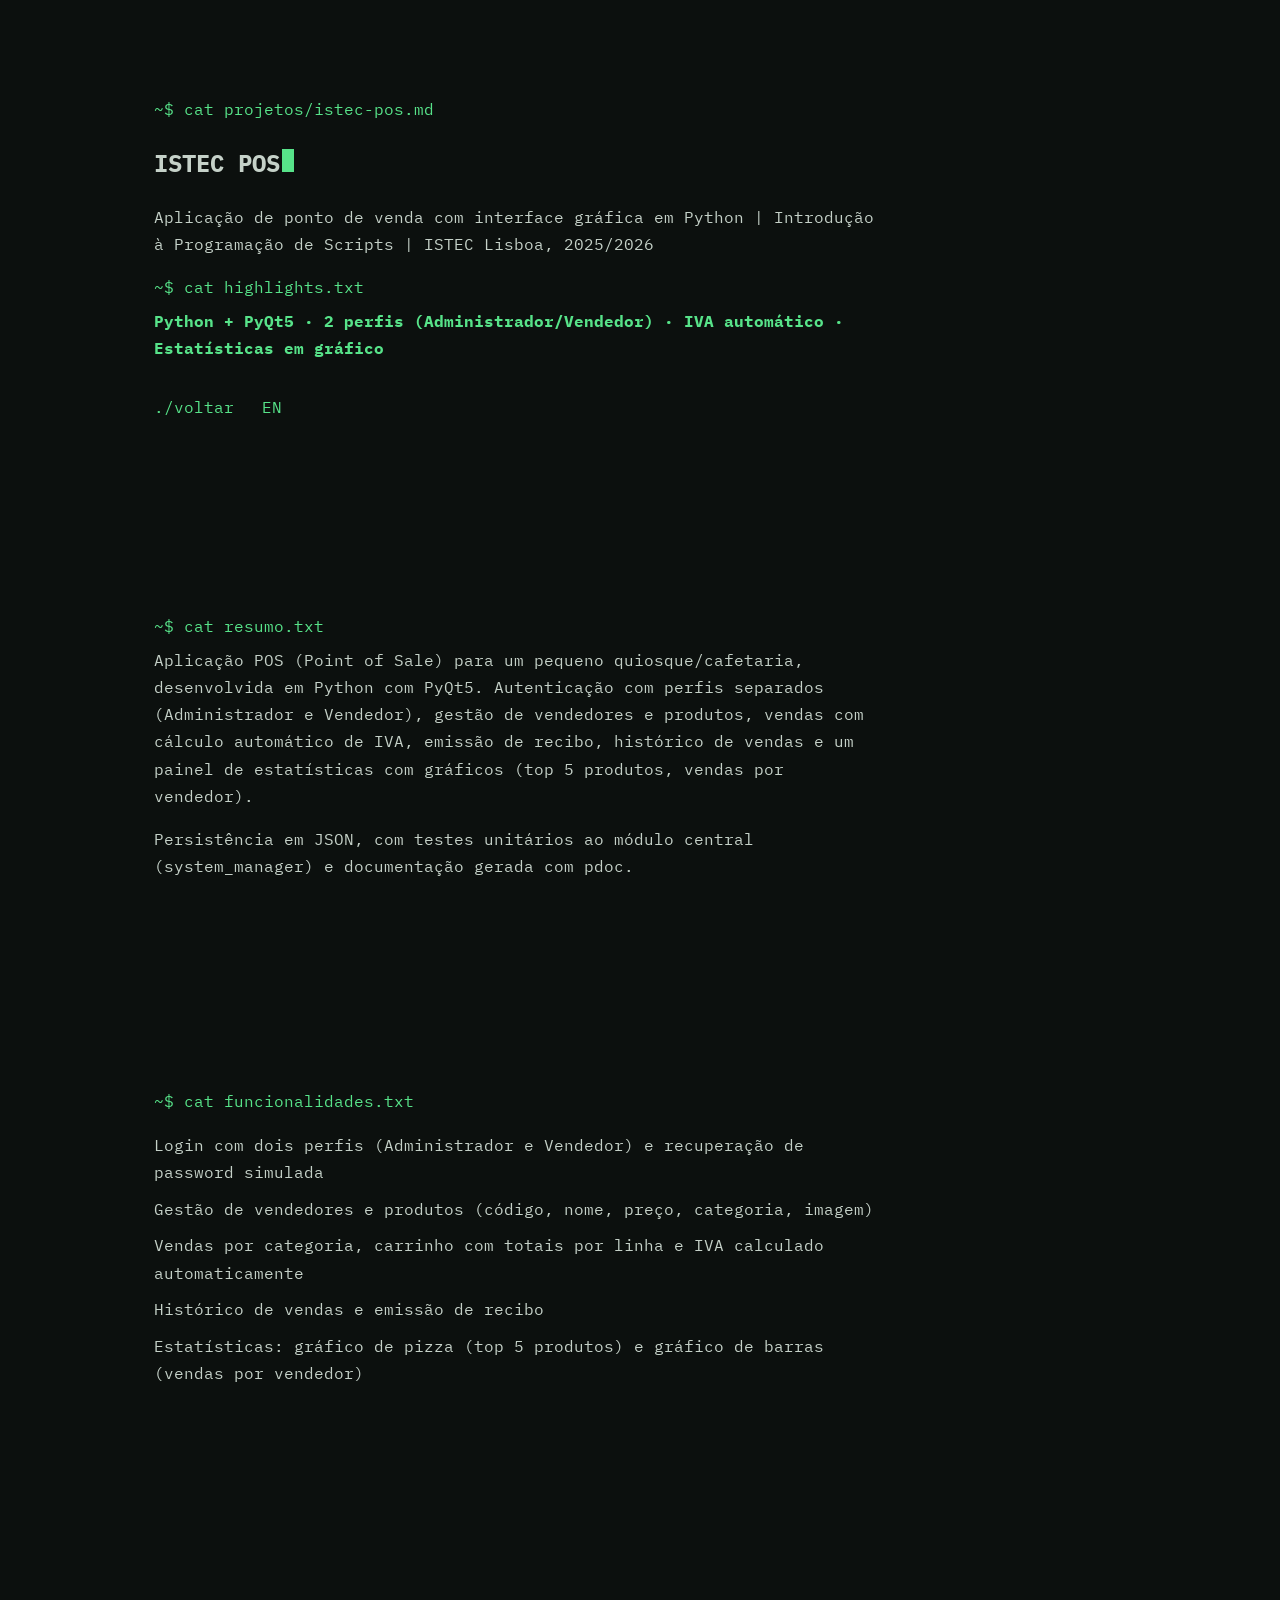
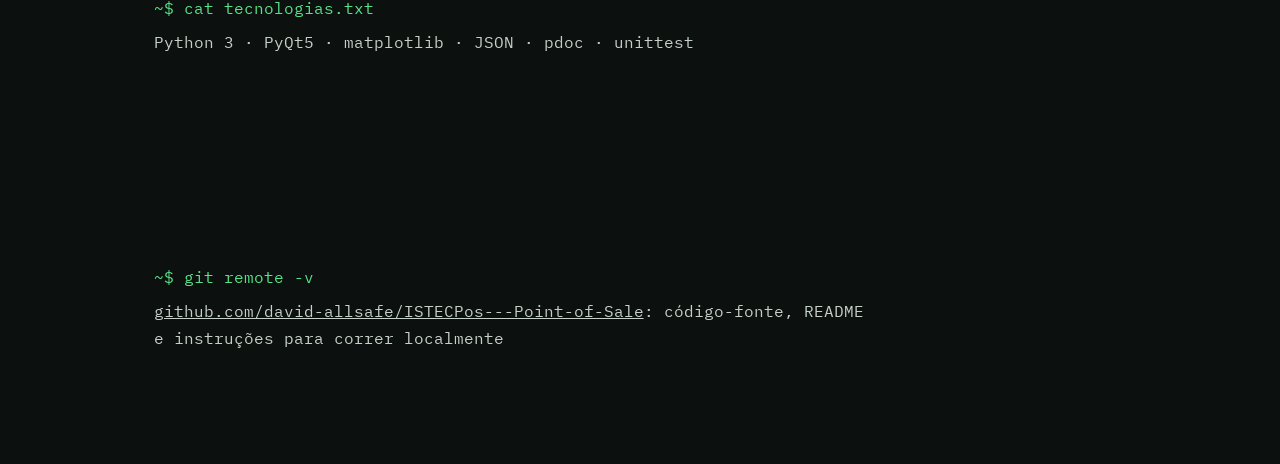
<file: projetos/istec-pos.html>
<!doctype html>
<html lang="pt-PT">
<head>
  <meta charset="utf-8">
  <meta name="viewport" content="width=device-width, initial-scale=1">
  <title>ISTEC POS | David Miranda</title>
  <link href="https://fonts.googleapis.com/css2?family=IBM+Plex+Mono:wght@400;500;600&display=swap" rel="stylesheet">
  <link rel="stylesheet" href="../assets/css/style.css">
</head>
<body>
  <main class="wrap">

    <section>
      <p class="prompt">~$ cat projetos/istec-pos.md</p>
      <h1>ISTEC POS<span class="cursor"></span></h1>
      <p class="out">Aplicação de ponto de venda com interface gráfica em Python | Introdução à Programação de Scripts | ISTEC Lisboa, 2025/2026</p>
      <p class="prompt">~$ cat highlights.txt</p>
      <p class="out"><strong class="label-accent">Python + PyQt5 · 2 perfis (Administrador/Vendedor) · IVA automático · Estatísticas em gráfico</strong></p>
      <nav class="menu">
        <a href="../index.html#projetos">./voltar</a>
        <a href="../en/projetos/istec-pos.html">EN</a>
      </nav>
    </section>

    <section id="resumo">
      <p class="prompt">~$ cat resumo.txt</p>
      <p class="out">Aplicação POS (Point of Sale) para um pequeno quiosque/cafetaria, desenvolvida em Python com PyQt5. Autenticação com perfis separados (Administrador e Vendedor), gestão de vendedores e produtos, vendas com cálculo automático de IVA, emissão de recibo, histórico de vendas e um painel de estatísticas com gráficos (top 5 produtos, vendas por vendedor).</p>
      <p class="out">Persistência em JSON, com testes unitários ao módulo central (system_manager) e documentação gerada com pdoc.</p>
    </section>

    <section id="funcionalidades">
      <p class="prompt">~$ cat funcionalidades.txt</p>
      <ul class="certs out">
        <li>Login com dois perfis (Administrador e Vendedor) e recuperação de password simulada</li>
        <li>Gestão de vendedores e produtos (código, nome, preço, categoria, imagem)</li>
        <li>Vendas por categoria, carrinho com totais por linha e IVA calculado automaticamente</li>
        <li>Histórico de vendas e emissão de recibo</li>
        <li>Estatísticas: gráfico de pizza (top 5 produtos) e gráfico de barras (vendas por vendedor)</li>
      </ul>
    </section>

    <section id="tecnologias">
      <p class="prompt">~$ cat tecnologias.txt</p>
      <p class="out">Python 3 · PyQt5 · matplotlib · JSON · pdoc · unittest</p>
    </section>

    <section id="repositorio">
      <p class="prompt">~$ git remote -v</p>
      <p class="out"><a class="link-plain" href="https://github.com/david-allsafe/ISTECPos---Point-of-Sale" target="_blank" rel="noopener">github.com/david-allsafe/ISTECPos---Point-of-Sale</a>: código-fonte, README e instruções para correr localmente</p>
    </section>

  </main>
</body>
</html>
</file>
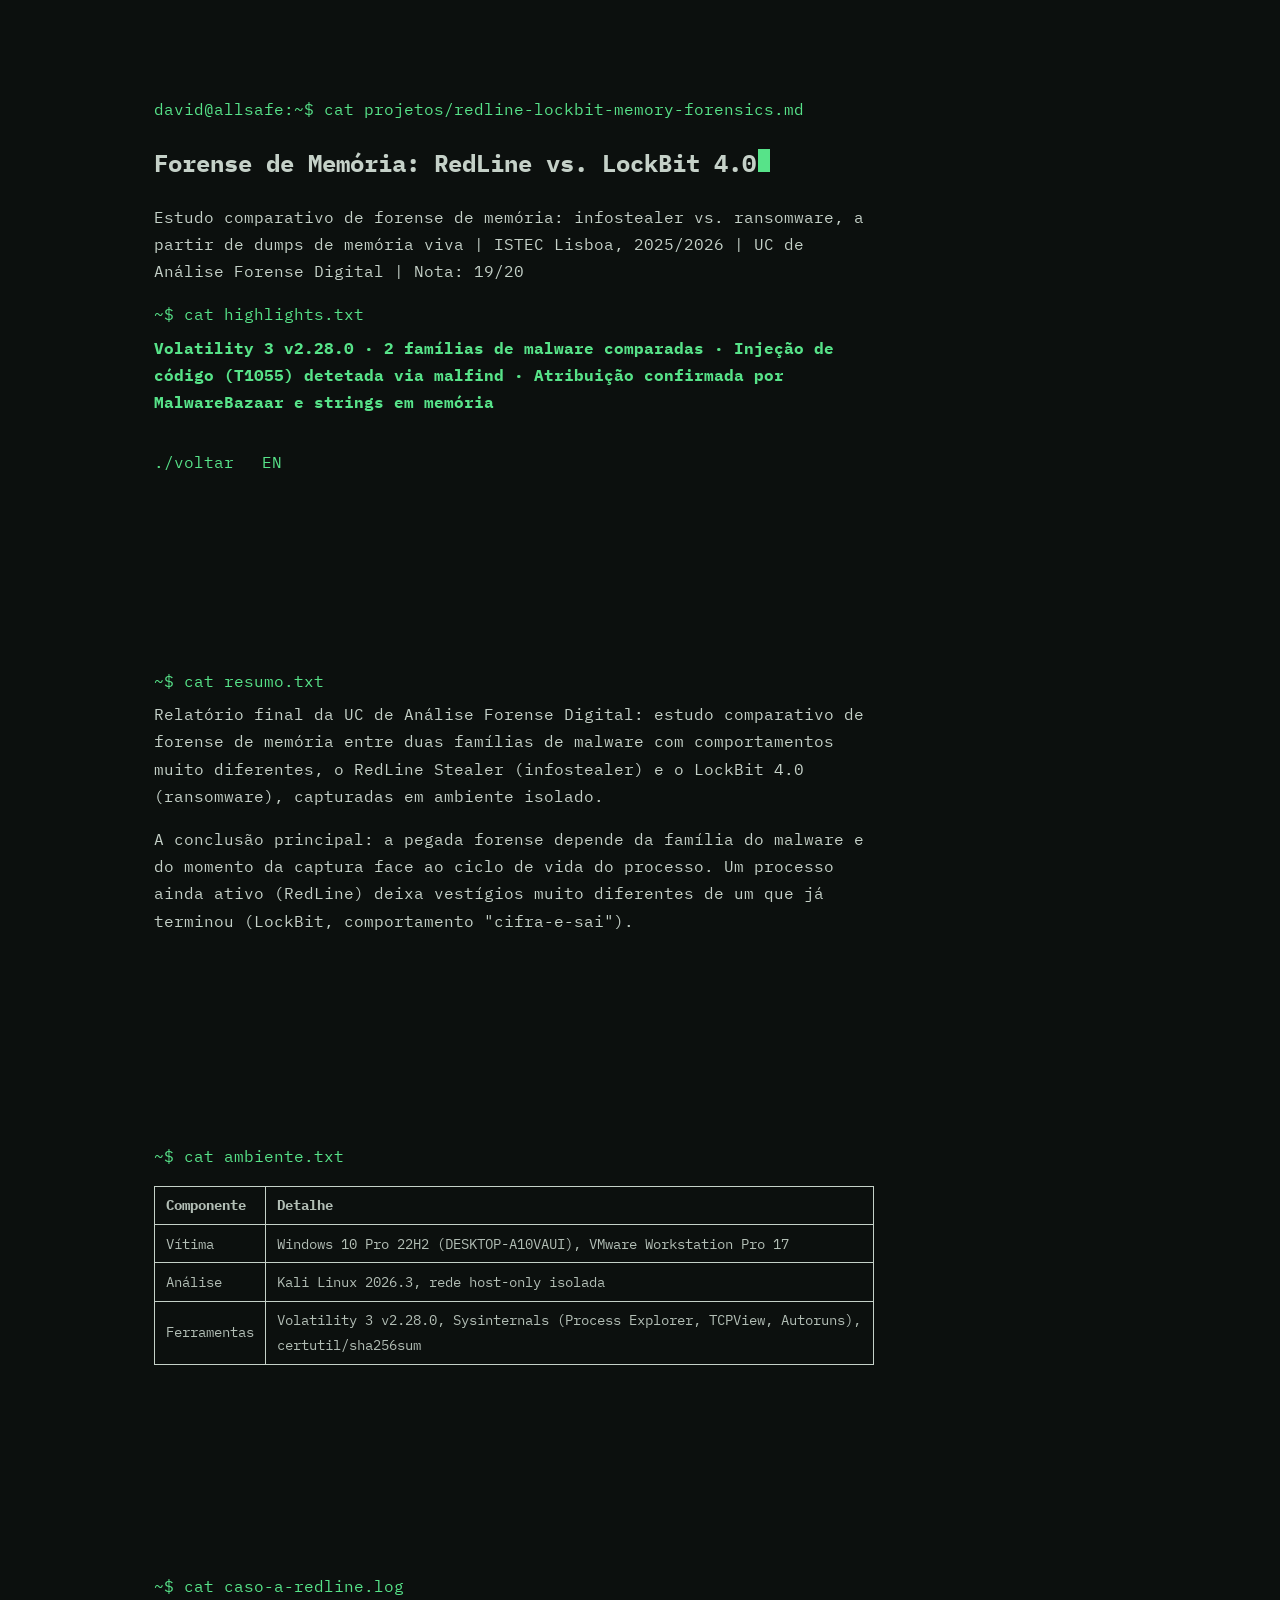
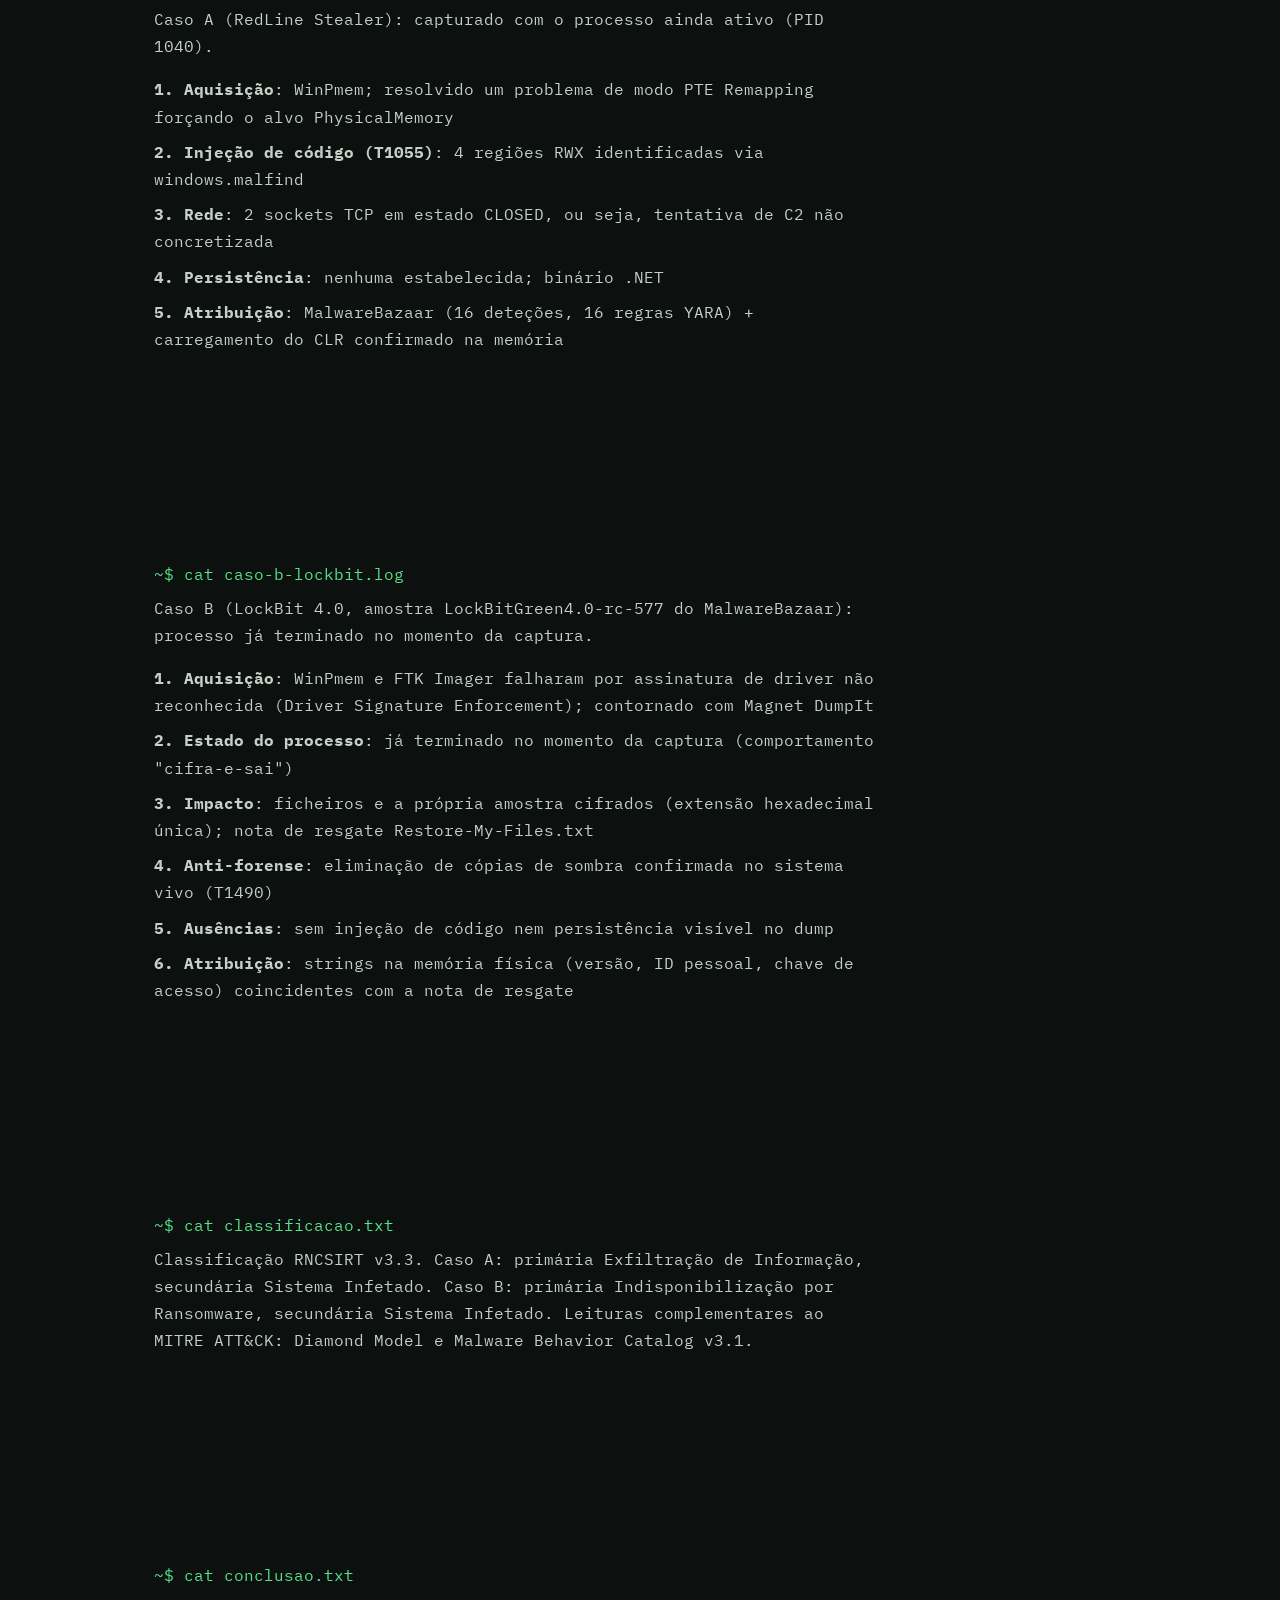
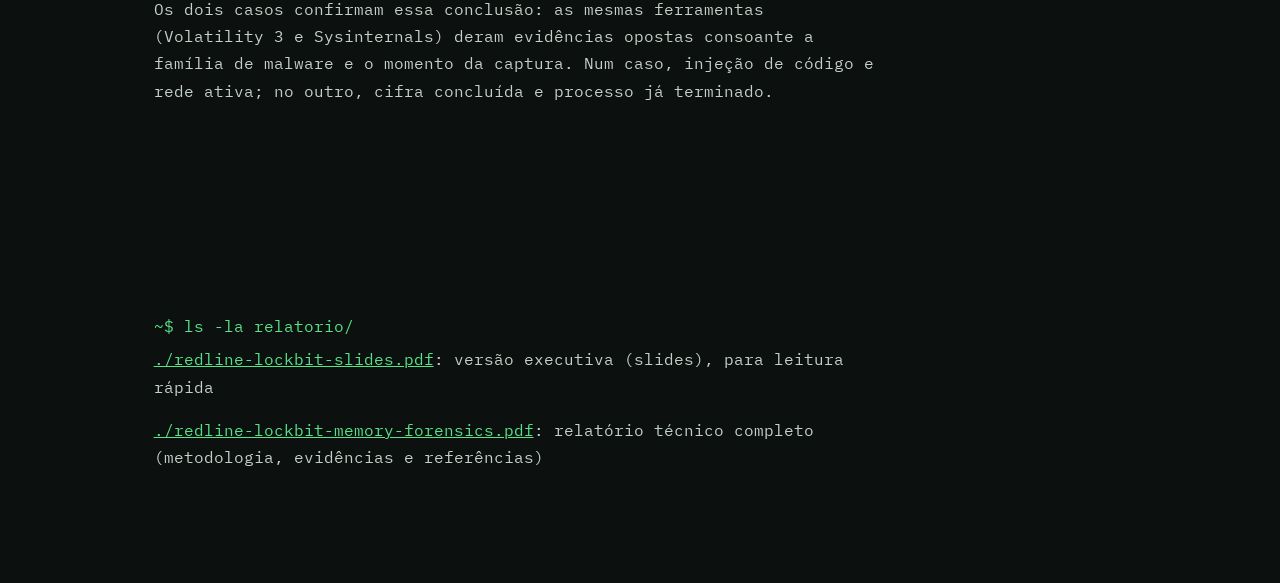
<file: projetos/redline-lockbit-memory-forensics.html>
<!doctype html>
<html lang="pt-PT">
<head>
  <meta charset="utf-8">
  <meta name="viewport" content="width=device-width, initial-scale=1">
  <title>Forense de Memória: RedLine vs. LockBit 4.0 | David Miranda</title>
  <link href="https://fonts.googleapis.com/css2?family=IBM+Plex+Mono:wght@400;500;600&display=swap" rel="stylesheet">
  <link rel="stylesheet" href="../assets/css/style.css">
  <style>
    .tbl{width:100%;border-collapse:collapse;margin:1rem 0;font-size:0.9rem;}
    .tbl th,.tbl td{border:1px solid currentColor;padding:0.4rem 0.7rem;text-align:left;opacity:0.9;}
    .phases{list-style:none;padding-left:0;margin:1rem 0;}
    .phases li{margin-bottom:0.5rem;}
  </style>
</head>
<body>
  <main class="wrap">

    <section>
      <p class="prompt"><span class="who">david@allsafe</span>:~$ cat projetos/redline-lockbit-memory-forensics.md</p>
      <h1>Forense de Memória: RedLine vs. LockBit 4.0<span class="cursor"></span></h1>
      <p class="out">Estudo comparativo de forense de memória: infostealer vs. ransomware, a partir de dumps de memória viva | ISTEC Lisboa, 2025/2026 | UC de Análise Forense Digital | Nota: 19/20</p>
      <p class="prompt">~$ cat highlights.txt</p>
      <p class="out"><strong class="label-accent">Volatility 3 v2.28.0 · 2 famílias de malware comparadas · Injeção de código (T1055) detetada via malfind · Atribuição confirmada por MalwareBazaar e strings em memória</strong></p>
      <nav class="menu">
        <a href="../index.html#projetos">./voltar</a>
        <a href="../en/projetos/redline-lockbit-memory-forensics.html">EN</a>
      </nav>
    </section>

    <section id="resumo">
      <p class="prompt">~$ cat resumo.txt</p>
      <p class="out">Relatório final da UC de Análise Forense Digital: estudo comparativo de forense de memória entre duas famílias de malware com comportamentos muito diferentes, o RedLine Stealer (infostealer) e o LockBit 4.0 (ransomware), capturadas em ambiente isolado.</p>
      <p class="out">A conclusão principal: a pegada forense depende da família do malware e do momento da captura face ao ciclo de vida do processo. Um processo ainda ativo (RedLine) deixa vestígios muito diferentes de um que já terminou (LockBit, comportamento "cifra-e-sai").</p>
    </section>

    <section id="ambiente">
      <p class="prompt">~$ cat ambiente.txt</p>
      <table class="tbl">
        <tr><th>Componente</th><th>Detalhe</th></tr>
        <tr><td>Vítima</td><td>Windows 10 Pro 22H2 (DESKTOP-A10VAUI), VMware Workstation Pro 17</td></tr>
        <tr><td>Análise</td><td>Kali Linux 2026.3, rede host-only isolada</td></tr>
        <tr><td>Ferramentas</td><td>Volatility 3 v2.28.0, Sysinternals (Process Explorer, TCPView, Autoruns), certutil/sha256sum</td></tr>
      </table>
    </section>

    <section id="caso-a">
      <p class="prompt">~$ cat caso-a-redline.log</p>
      <p class="out">Caso A (RedLine Stealer): capturado com o processo ainda ativo (PID 1040).</p>
      <ol class="phases out">
        <li><strong>1. Aquisição</strong>: WinPmem; resolvido um problema de modo PTE Remapping forçando o alvo PhysicalMemory</li>
        <li><strong>2. Injeção de código (T1055)</strong>: 4 regiões RWX identificadas via windows.malfind</li>
        <li><strong>3. Rede</strong>: 2 sockets TCP em estado CLOSED, ou seja, tentativa de C2 não concretizada</li>
        <li><strong>4. Persistência</strong>: nenhuma estabelecida; binário .NET</li>
        <li><strong>5. Atribuição</strong>: MalwareBazaar (16 deteções, 16 regras YARA) + carregamento do CLR confirmado na memória</li>
      </ol>
    </section>

    <section id="caso-b">
      <p class="prompt">~$ cat caso-b-lockbit.log</p>
      <p class="out">Caso B (LockBit 4.0, amostra LockBitGreen4.0-rc-577 do MalwareBazaar): processo já terminado no momento da captura.</p>
      <ol class="phases out">
        <li><strong>1. Aquisição</strong>: WinPmem e FTK Imager falharam por assinatura de driver não reconhecida (Driver Signature Enforcement); contornado com Magnet DumpIt</li>
        <li><strong>2. Estado do processo</strong>: já terminado no momento da captura (comportamento "cifra-e-sai")</li>
        <li><strong>3. Impacto</strong>: ficheiros e a própria amostra cifrados (extensão hexadecimal única); nota de resgate Restore-My-Files.txt</li>
        <li><strong>4. Anti-forense</strong>: eliminação de cópias de sombra confirmada no sistema vivo (T1490)</li>
        <li><strong>5. Ausências</strong>: sem injeção de código nem persistência visível no dump</li>
        <li><strong>6. Atribuição</strong>: strings na memória física (versão, ID pessoal, chave de acesso) coincidentes com a nota de resgate</li>
      </ol>
    </section>

    <section id="classificacao">
      <p class="prompt">~$ cat classificacao.txt</p>
      <p class="out">Classificação RNCSIRT v3.3. Caso A: primária Exfiltração de Informação, secundária Sistema Infetado. Caso B: primária Indisponibilização por Ransomware, secundária Sistema Infetado. Leituras complementares ao MITRE ATT&CK: Diamond Model e Malware Behavior Catalog v3.1.</p>
    </section>

    <section id="conclusao">
      <p class="prompt">~$ cat conclusao.txt</p>
      <p class="out">Os dois casos confirmam essa conclusão: as mesmas ferramentas (Volatility 3 e Sysinternals) deram evidências opostas consoante a família de malware e o momento da captura. Num caso, injeção de código e rede ativa; no outro, cifra concluída e processo já terminado.</p>
    </section>

    <section id="relatorio">
      <p class="prompt">~$ ls -la relatorio/</p>
      <p class="out"><a href="../assets/pdf/redline-lockbit-slides.pdf" target="_blank">./redline-lockbit-slides.pdf</a>: versão executiva (slides), para leitura rápida</p>
      <p class="out"><a href="../assets/pdf/redline-lockbit-memory-forensics.pdf" target="_blank">./redline-lockbit-memory-forensics.pdf</a>: relatório técnico completo (metodologia, evidências e referências)</p>
    </section>

  </main>
</body>
</html>
</file>
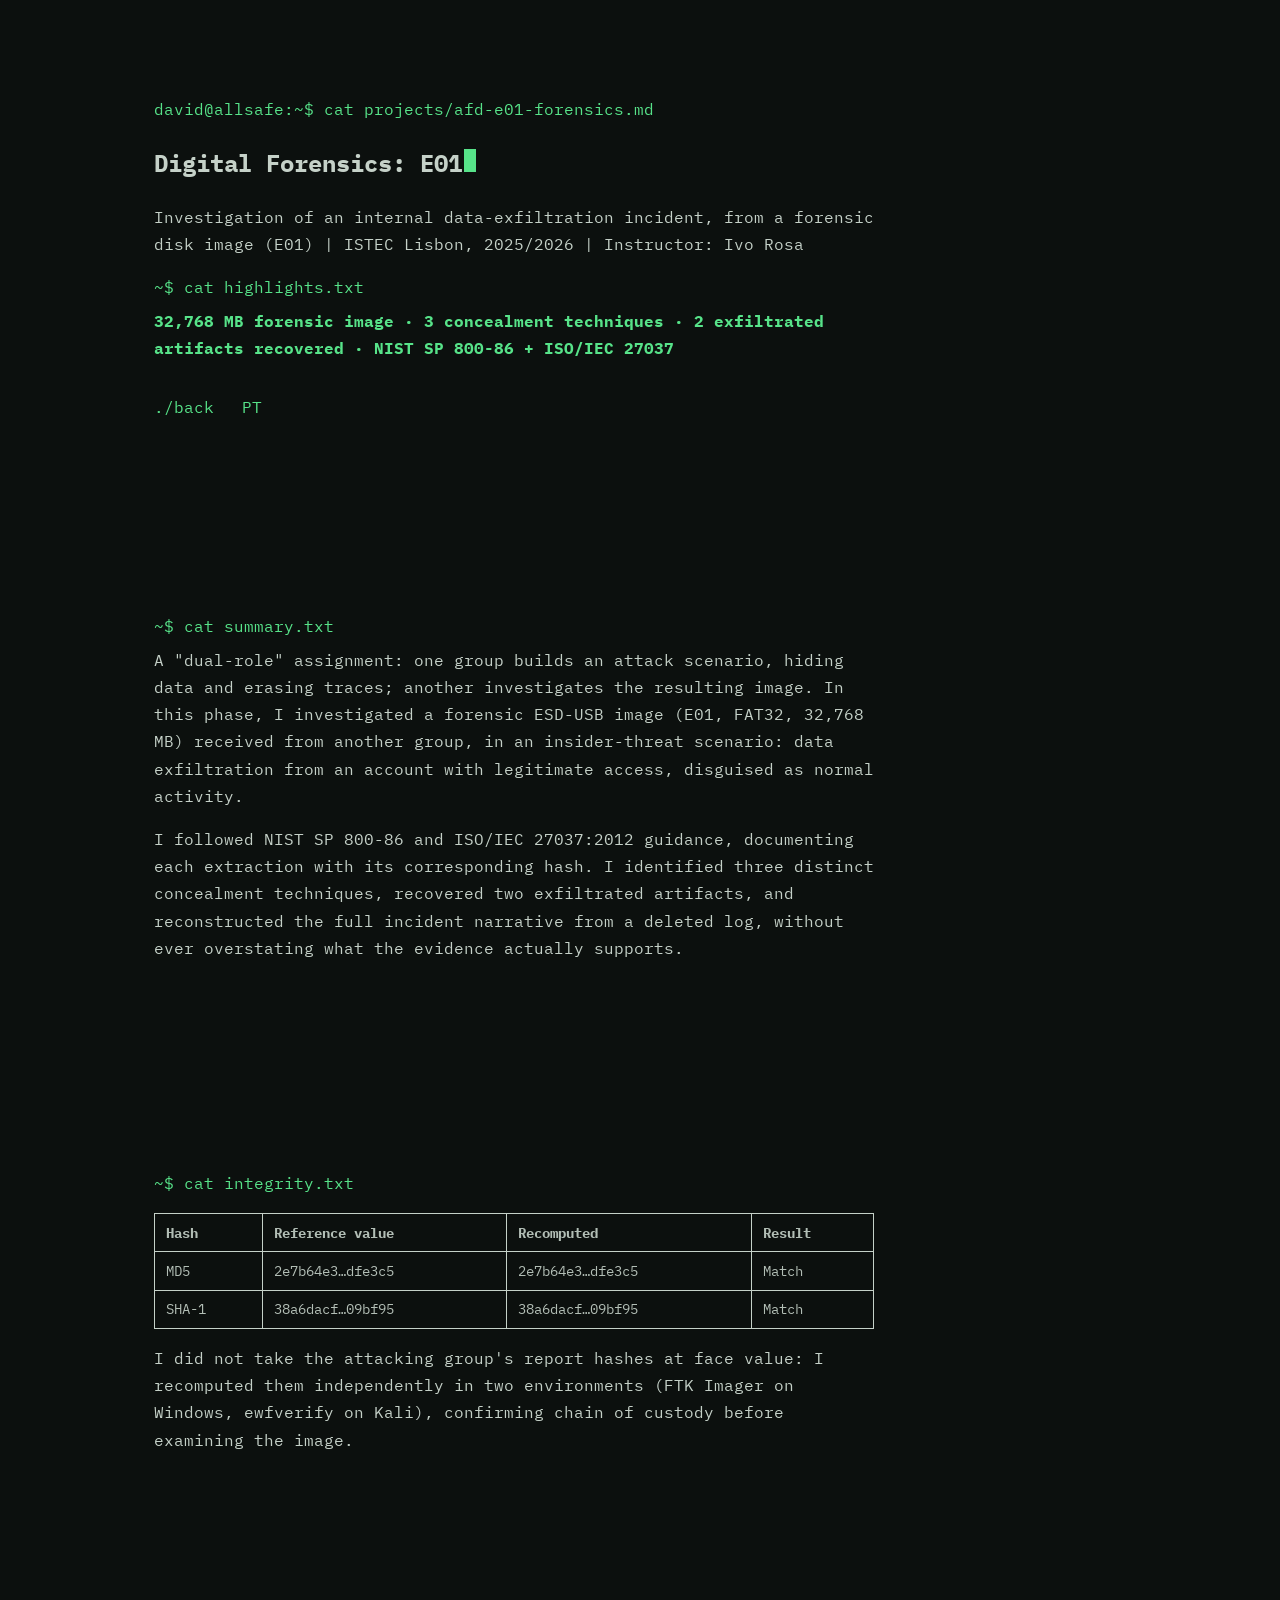
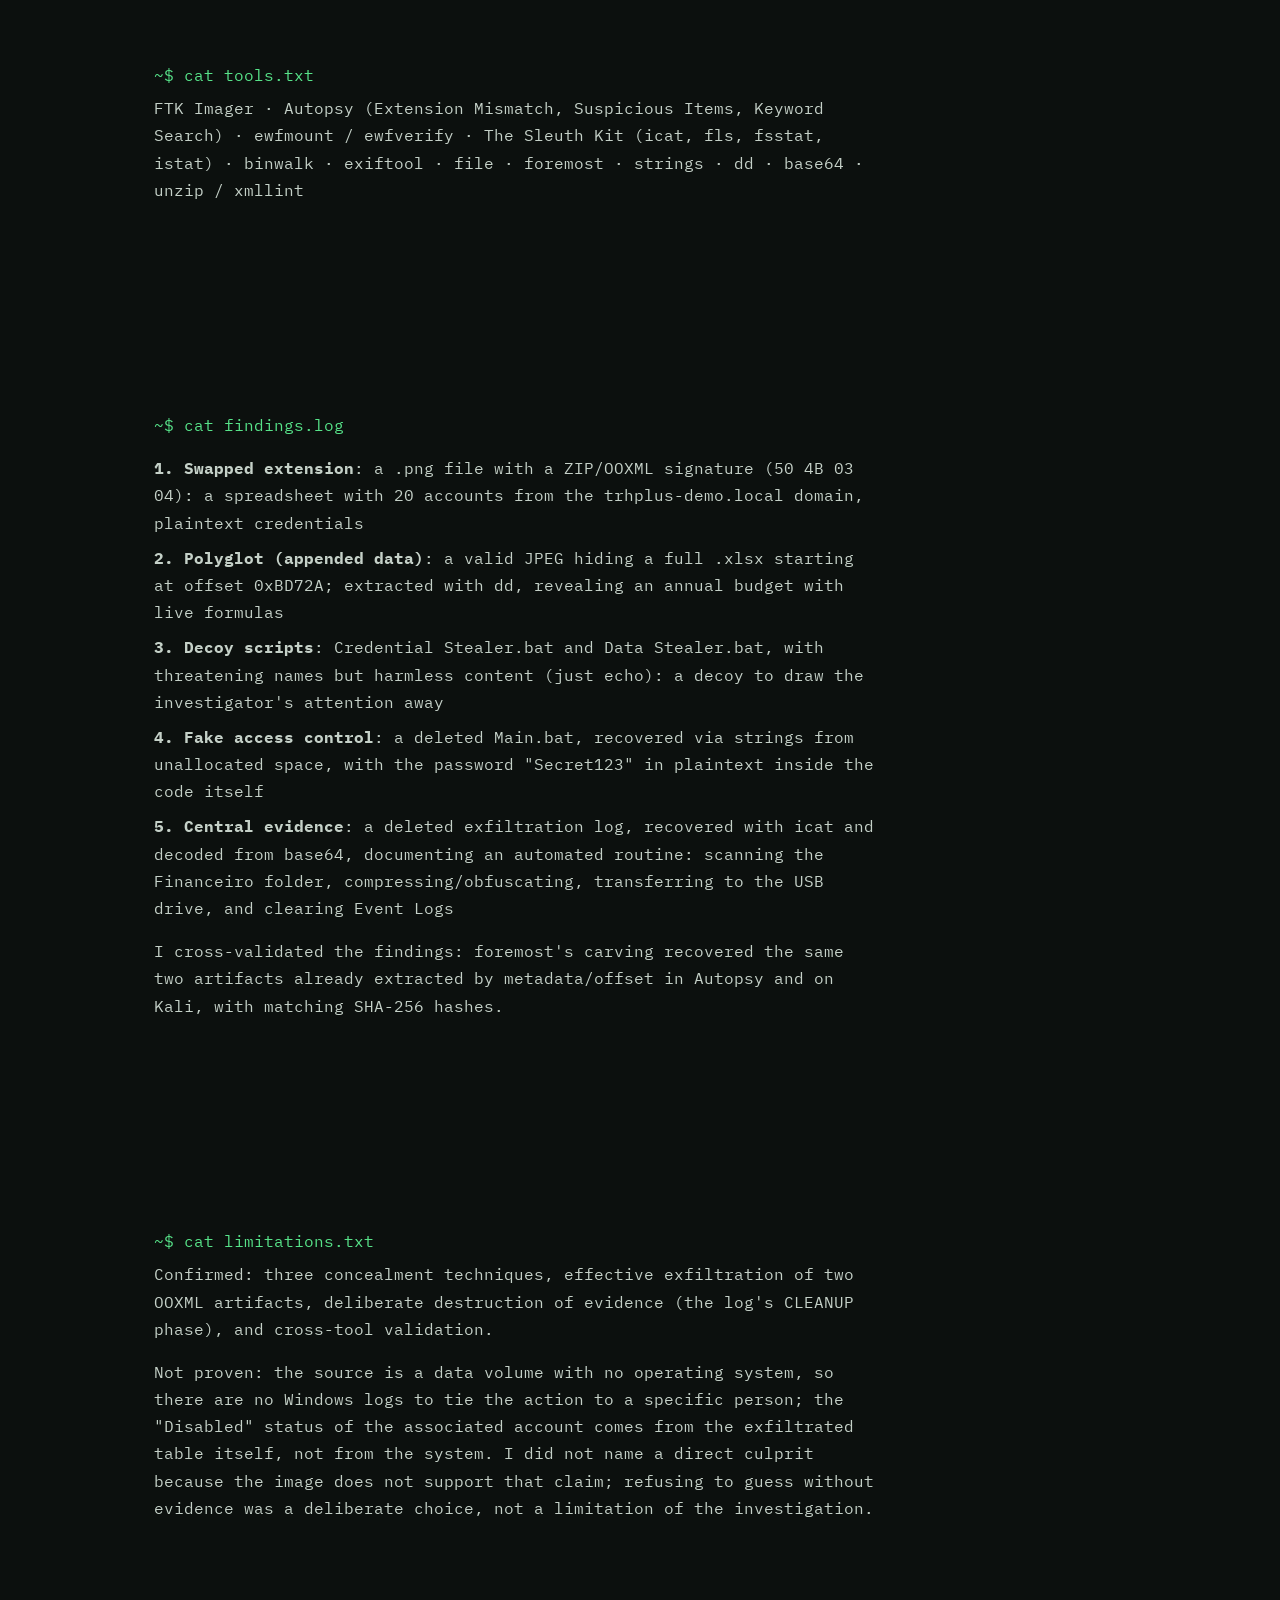
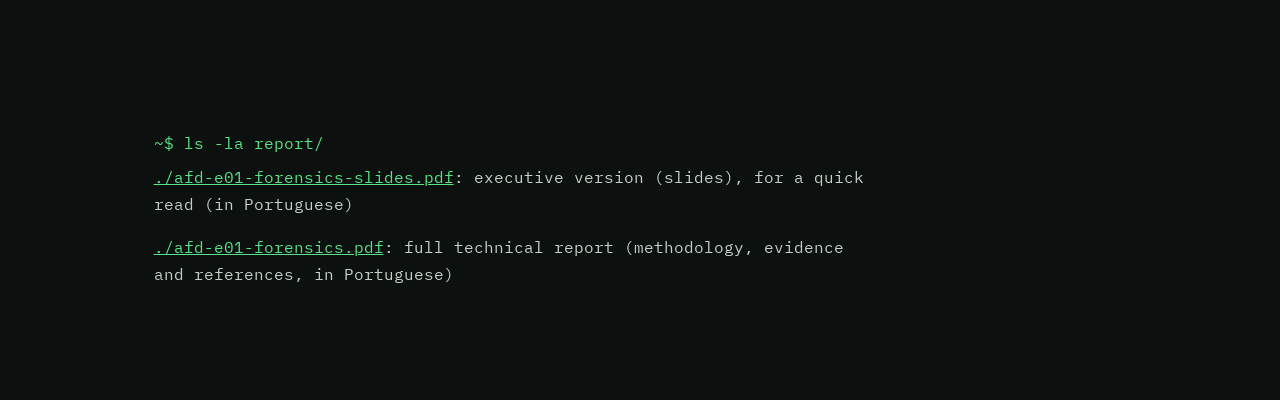
<file: en/projetos/afd-e01-forensics.html>
<!doctype html>
<html lang="en">
<head>
  <meta charset="utf-8">
  <meta name="viewport" content="width=device-width, initial-scale=1">
  <title>Digital Forensics: E01 | David Miranda</title>
  <link href="https://fonts.googleapis.com/css2?family=IBM+Plex+Mono:wght@400;500;600&display=swap" rel="stylesheet">
  <link rel="stylesheet" href="../../assets/css/style.css">
  <style>
    .tbl{width:100%;border-collapse:collapse;margin:1rem 0;font-size:0.9rem;}
    .tbl th,.tbl td{border:1px solid currentColor;padding:0.4rem 0.7rem;text-align:left;opacity:0.9;}
    .phases{list-style:none;padding-left:0;margin:1rem 0;}
    .phases li{margin-bottom:0.5rem;}
  </style>
</head>
<body>
  <main class="wrap">

    <section>
      <p class="prompt"><span class="who">david@allsafe</span>:~$ cat projects/afd-e01-forensics.md</p>
      <h1>Digital Forensics: E01<span class="cursor"></span></h1>
      <p class="out">Investigation of an internal data-exfiltration incident, from a forensic disk image (E01) | ISTEC Lisbon, 2025/2026 | Instructor: Ivo Rosa</p>
      <p class="prompt">~$ cat highlights.txt</p>
      <p class="out"><strong class="label-accent">32,768 MB forensic image · 3 concealment techniques · 2 exfiltrated artifacts recovered · NIST SP 800-86 + ISO/IEC 27037</strong></p>
      <nav class="menu">
        <a href="../index.html#projects">./back</a>
        <a href="../../projetos/afd-e01-forensics.html">PT</a>
      </nav>
    </section>

    <section id="summary">
      <p class="prompt">~$ cat summary.txt</p>
      <p class="out">A "dual-role" assignment: one group builds an attack scenario, hiding data and erasing traces; another investigates the resulting image. In this phase, I investigated a forensic ESD-USB image (E01, FAT32, 32,768 MB) received from another group, in an insider-threat scenario: data exfiltration from an account with legitimate access, disguised as normal activity.</p>
      <p class="out">I followed NIST SP 800-86 and ISO/IEC 27037:2012 guidance, documenting each extraction with its corresponding hash. I identified three distinct concealment techniques, recovered two exfiltrated artifacts, and reconstructed the full incident narrative from a deleted log, without ever overstating what the evidence actually supports.</p>
    </section>

    <section id="methodology">
      <p class="prompt">~$ cat integrity.txt</p>
      <table class="tbl">
        <tr><th>Hash</th><th>Reference value</th><th>Recomputed</th><th>Result</th></tr>
        <tr><td>MD5</td><td>2e7b64e3…dfe3c5</td><td>2e7b64e3…dfe3c5</td><td>Match</td></tr>
        <tr><td>SHA-1</td><td>38a6dacf…09bf95</td><td>38a6dacf…09bf95</td><td>Match</td></tr>
      </table>
      <p class="out">I did not take the attacking group's report hashes at face value: I recomputed them independently in two environments (FTK Imager on Windows, ewfverify on Kali), confirming chain of custody before examining the image.</p>
    </section>

    <section id="tools">
      <p class="prompt">~$ cat tools.txt</p>
      <p class="out">FTK Imager · Autopsy (Extension Mismatch, Suspicious Items, Keyword Search) · ewfmount / ewfverify · The Sleuth Kit (icat, fls, fsstat, istat) · binwalk · exiftool · file · foremost · strings · dd · base64 · unzip / xmllint</p>
    </section>

    <section id="findings">
      <p class="prompt">~$ cat findings.log</p>
      <ol class="phases out">
        <li><strong>1. Swapped extension</strong>: a .png file with a ZIP/OOXML signature (50 4B 03 04): a spreadsheet with 20 accounts from the trhplus-demo.local domain, plaintext credentials</li>
        <li><strong>2. Polyglot (appended data)</strong>: a valid JPEG hiding a full .xlsx starting at offset 0xBD72A; extracted with dd, revealing an annual budget with live formulas</li>
        <li><strong>3. Decoy scripts</strong>: Credential Stealer.bat and Data Stealer.bat, with threatening names but harmless content (just echo): a decoy to draw the investigator's attention away</li>
        <li><strong>4. Fake access control</strong>: a deleted Main.bat, recovered via strings from unallocated space, with the password "Secret123" in plaintext inside the code itself</li>
        <li><strong>5. Central evidence</strong>: a deleted exfiltration log, recovered with icat and decoded from base64, documenting an automated routine: scanning the Financeiro folder, compressing/obfuscating, transferring to the USB drive, and clearing Event Logs</li>
      </ol>
      <p class="out">I cross-validated the findings: foremost's carving recovered the same two artifacts already extracted by metadata/offset in Autopsy and on Kali, with matching SHA-256 hashes.</p>
    </section>

    <section id="limitations">
      <p class="prompt">~$ cat limitations.txt</p>
      <p class="out">Confirmed: three concealment techniques, effective exfiltration of two OOXML artifacts, deliberate destruction of evidence (the log's CLEANUP phase), and cross-tool validation.</p>
      <p class="out">Not proven: the source is a data volume with no operating system, so there are no Windows logs to tie the action to a specific person; the "Disabled" status of the associated account comes from the exfiltrated table itself, not from the system. I did not name a direct culprit because the image does not support that claim; refusing to guess without evidence was a deliberate choice, not a limitation of the investigation.</p>
    </section>

    <section id="report">
      <p class="prompt">~$ ls -la report/</p>
      <p class="out"><a href="../../assets/pdf/afd-e01-forensics-slides.pdf" target="_blank">./afd-e01-forensics-slides.pdf</a>: executive version (slides), for a quick read (in Portuguese)</p>
      <p class="out"><a href="../../assets/pdf/afd-e01-forensics.pdf" target="_blank">./afd-e01-forensics.pdf</a>: full technical report (methodology, evidence and references, in Portuguese)</p>
    </section>

  </main>
</body>
</html>
</file>
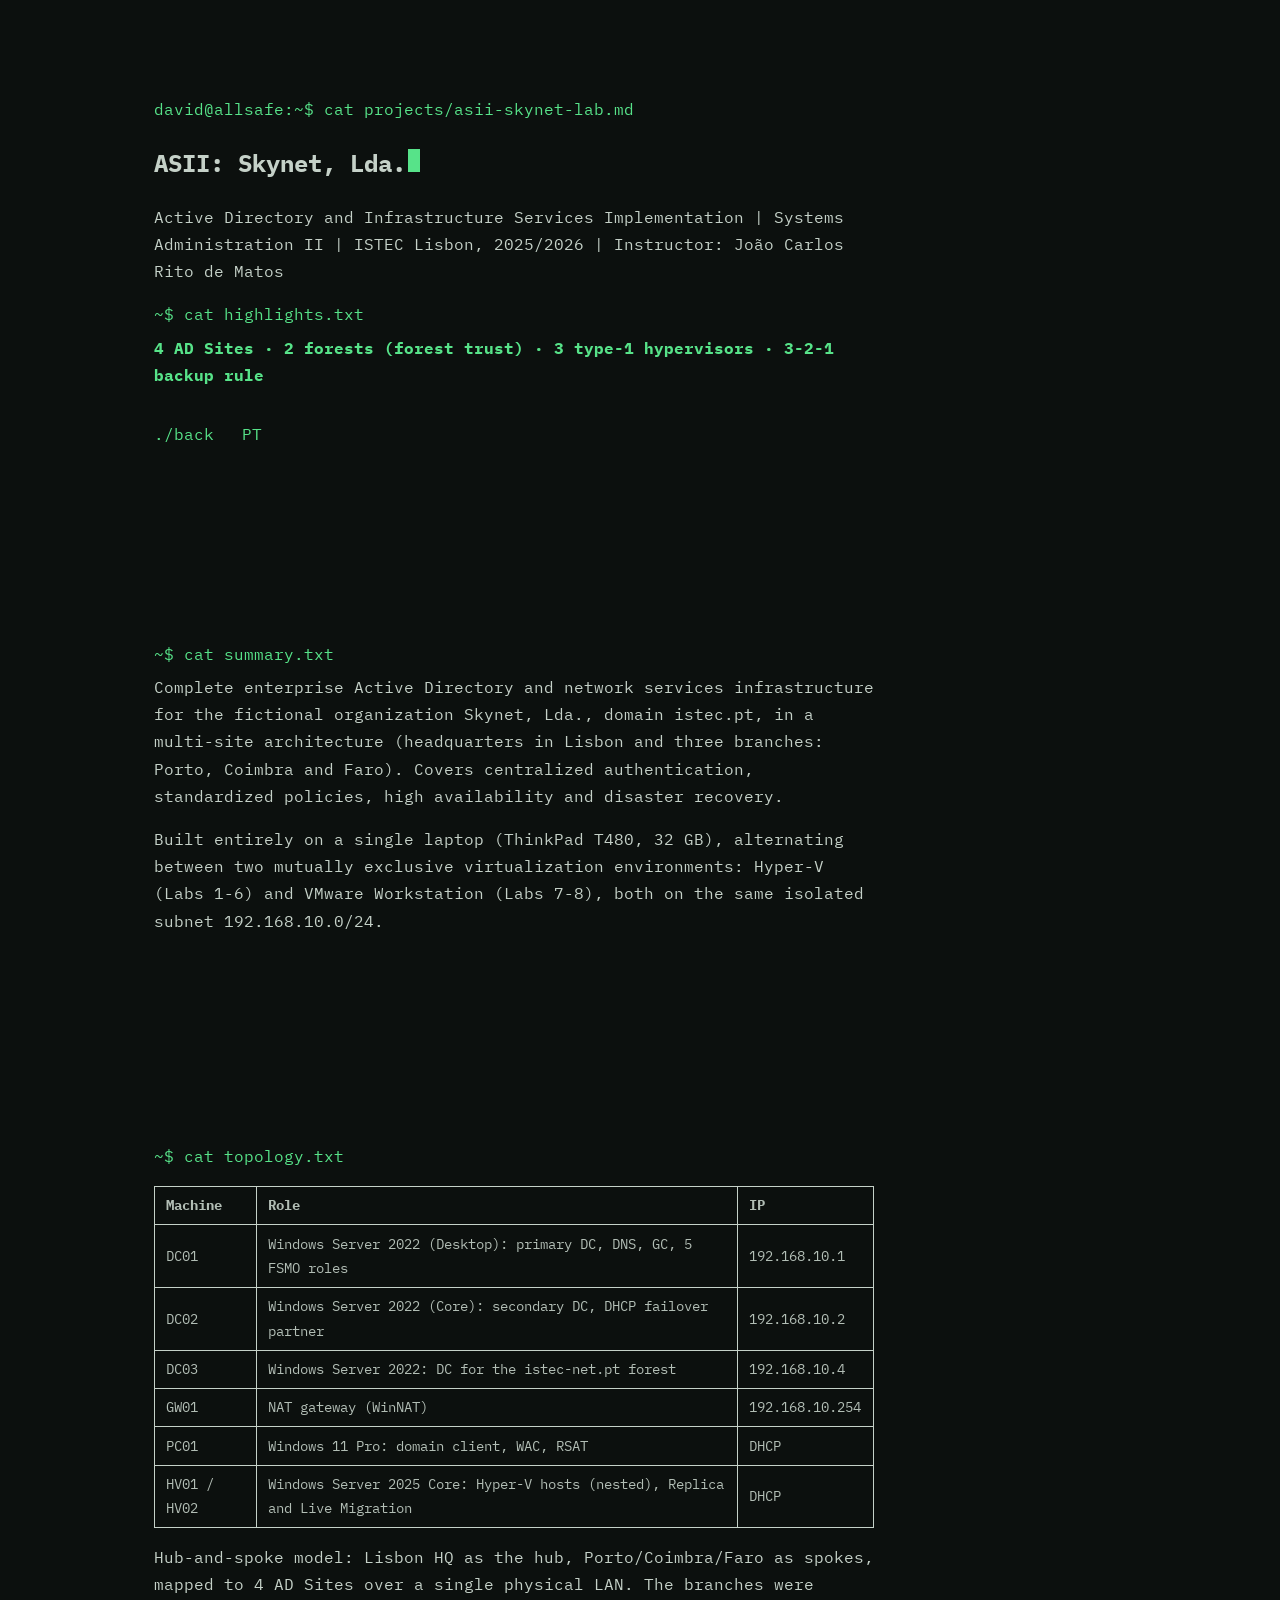
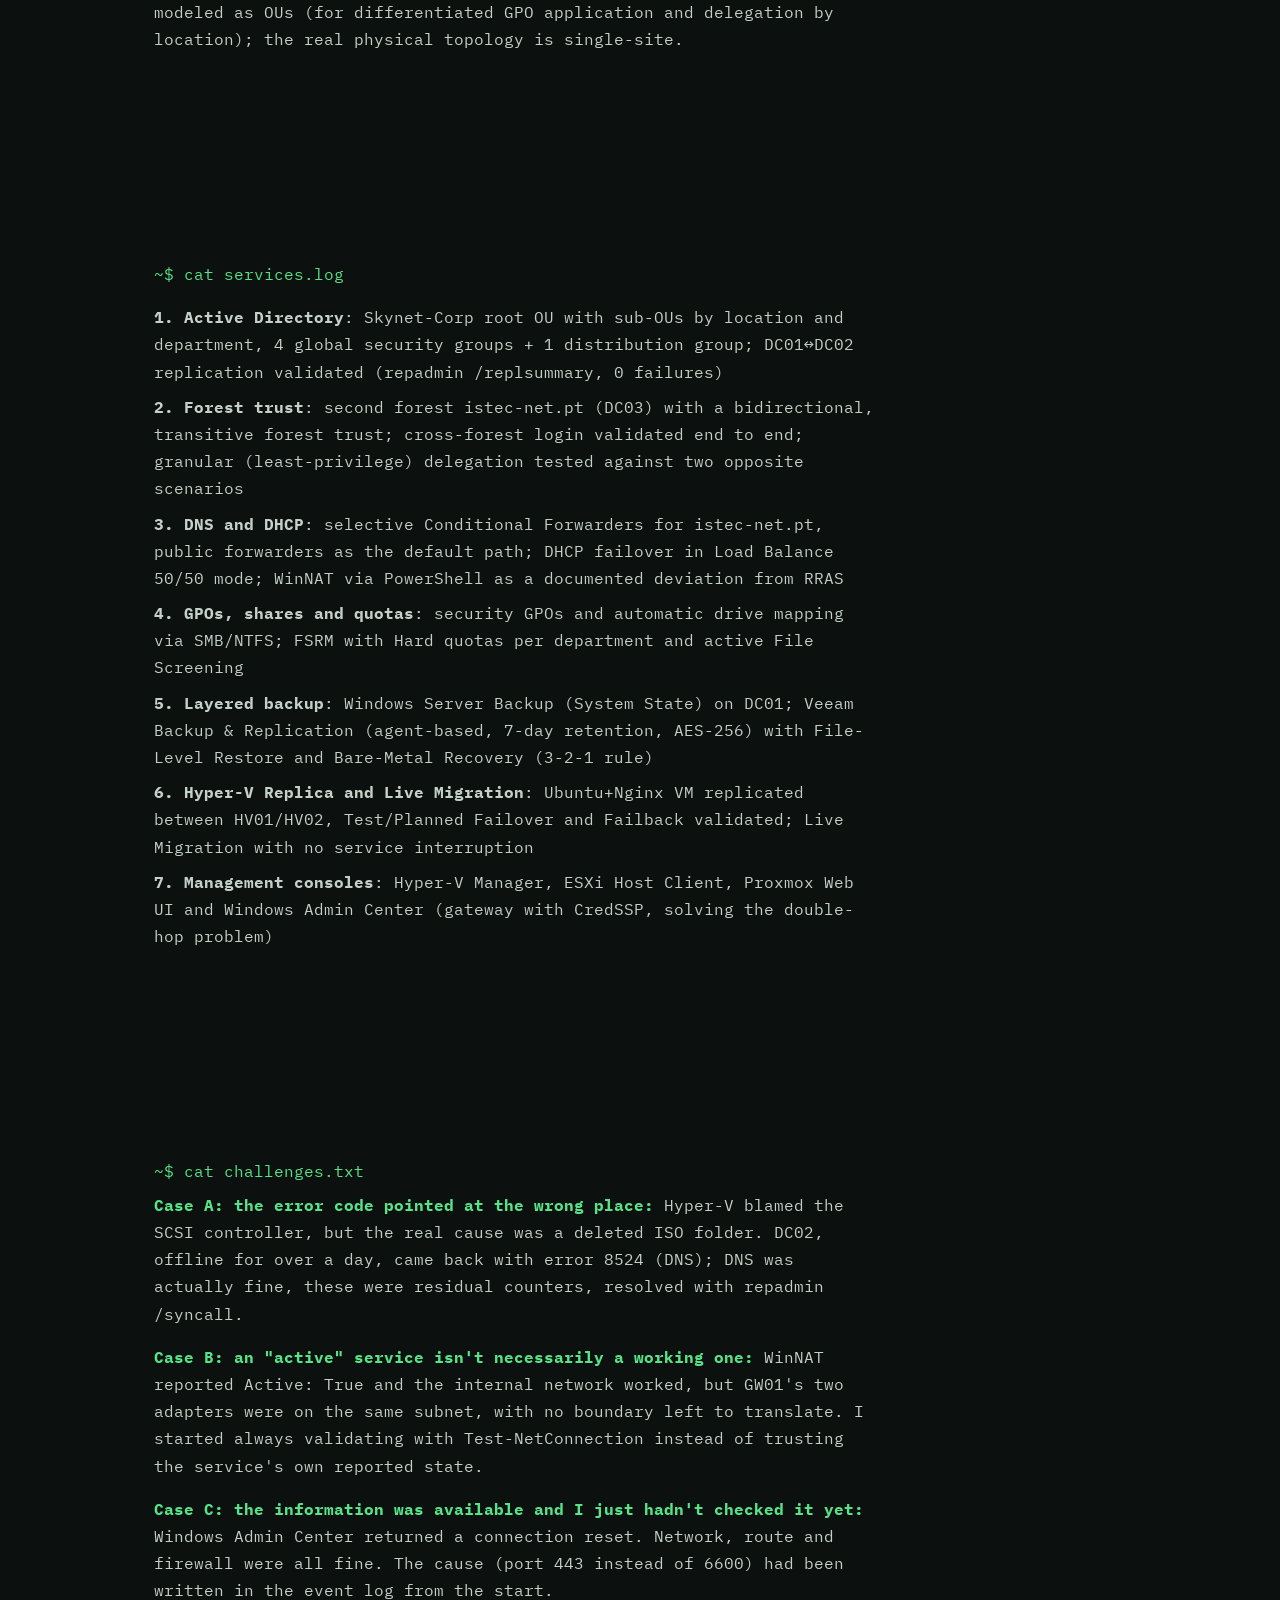
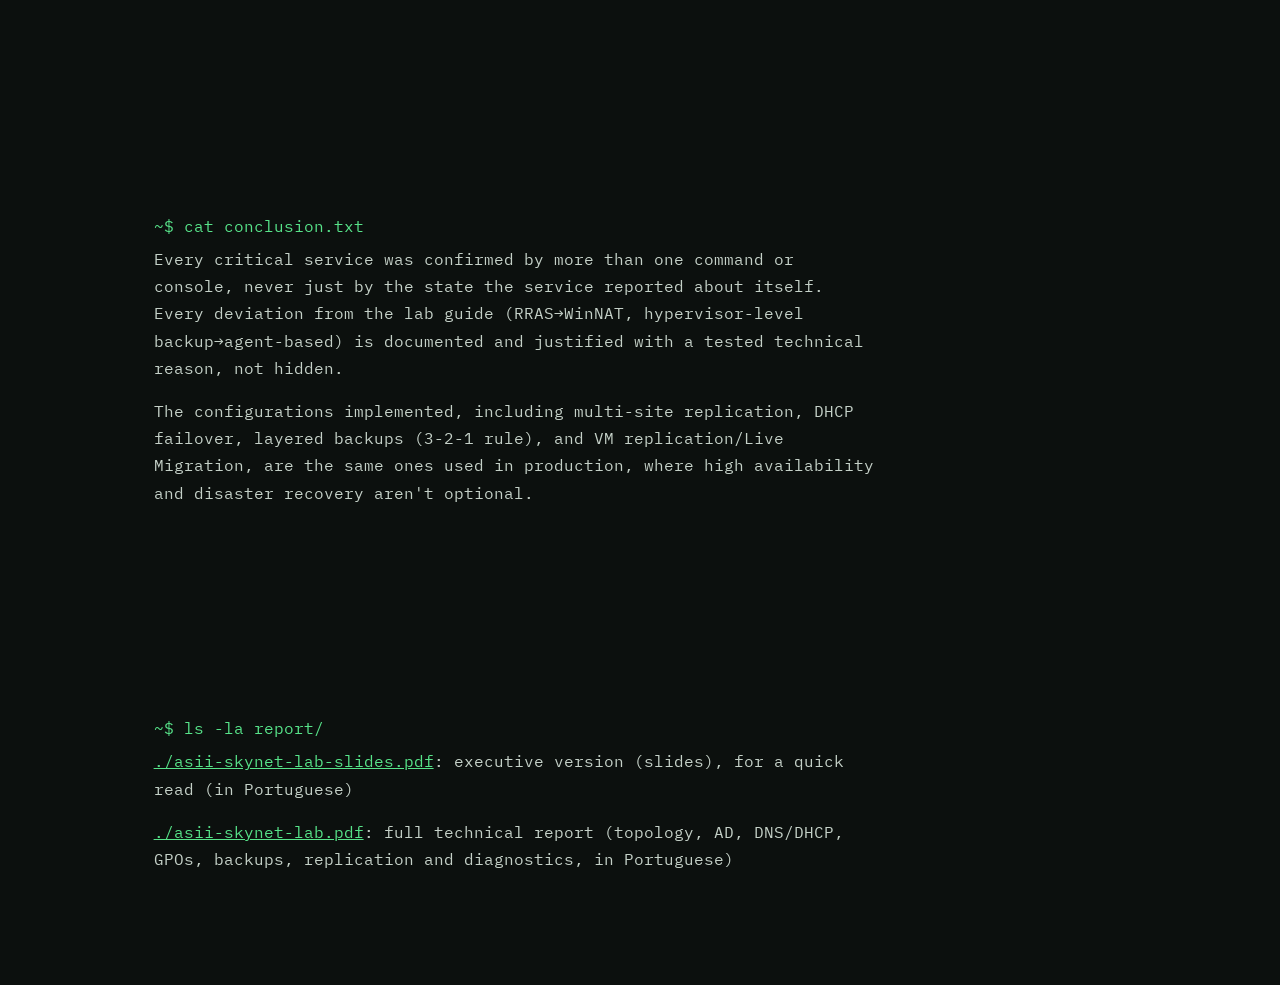
<file: en/projetos/asii-skynet-lab.html>
<!doctype html>
<html lang="en">
<head>
  <meta charset="utf-8">
  <meta name="viewport" content="width=device-width, initial-scale=1">
  <title>ASII: Skynet, Lda. | David Miranda</title>
  <link href="https://fonts.googleapis.com/css2?family=IBM+Plex+Mono:wght@400;500;600&display=swap" rel="stylesheet">
  <link rel="stylesheet" href="../../assets/css/style.css">
  <style>
    .tbl{width:100%;border-collapse:collapse;margin:1rem 0;font-size:0.9rem;}
    .tbl th,.tbl td{border:1px solid currentColor;padding:0.4rem 0.7rem;text-align:left;opacity:0.9;}
    .phases{list-style:none;padding-left:0;margin:1rem 0;}
    .phases li{margin-bottom:0.5rem;}
  </style>
</head>
<body>
  <main class="wrap">

    <section>
      <p class="prompt"><span class="who">david@allsafe</span>:~$ cat projects/asii-skynet-lab.md</p>
      <h1>ASII: Skynet, Lda.<span class="cursor"></span></h1>
      <p class="out">Active Directory and Infrastructure Services Implementation | Systems Administration II | ISTEC Lisbon, 2025/2026 | Instructor: João Carlos Rito de Matos</p>
      <p class="prompt">~$ cat highlights.txt</p>
      <p class="out"><strong class="label-accent">4 AD Sites · 2 forests (forest trust) · 3 type-1 hypervisors · 3-2-1 backup rule</strong></p>
      <nav class="menu">
        <a href="../index.html#projects">./back</a>
        <a href="../../projetos/asii-skynet-lab.html">PT</a>
      </nav>
    </section>

    <section id="summary">
      <p class="prompt">~$ cat summary.txt</p>
      <p class="out">Complete enterprise Active Directory and network services infrastructure for the fictional organization Skynet, Lda., domain istec.pt, in a multi-site architecture (headquarters in Lisbon and three branches: Porto, Coimbra and Faro). Covers centralized authentication, standardized policies, high availability and disaster recovery.</p>
      <p class="out">Built entirely on a single laptop (ThinkPad T480, 32 GB), alternating between two mutually exclusive virtualization environments: Hyper-V (Labs 1-6) and VMware Workstation (Labs 7-8), both on the same isolated subnet 192.168.10.0/24.</p>
    </section>

    <section id="topology">
      <p class="prompt">~$ cat topology.txt</p>
      <table class="tbl">
        <tr><th>Machine</th><th>Role</th><th>IP</th></tr>
        <tr><td>DC01</td><td>Windows Server 2022 (Desktop): primary DC, DNS, GC, 5 FSMO roles</td><td>192.168.10.1</td></tr>
        <tr><td>DC02</td><td>Windows Server 2022 (Core): secondary DC, DHCP failover partner</td><td>192.168.10.2</td></tr>
        <tr><td>DC03</td><td>Windows Server 2022: DC for the istec-net.pt forest</td><td>192.168.10.4</td></tr>
        <tr><td>GW01</td><td>NAT gateway (WinNAT)</td><td>192.168.10.254</td></tr>
        <tr><td>PC01</td><td>Windows 11 Pro: domain client, WAC, RSAT</td><td>DHCP</td></tr>
        <tr><td>HV01 / HV02</td><td>Windows Server 2025 Core: Hyper-V hosts (nested), Replica and Live Migration</td><td>DHCP</td></tr>
      </table>
      <p class="out">Hub-and-spoke model: Lisbon HQ as the hub, Porto/Coimbra/Faro as spokes, mapped to 4 AD Sites over a single physical LAN. The branches were modeled as OUs (for differentiated GPO application and delegation by location); the real physical topology is single-site.</p>
    </section>

    <section id="services">
      <p class="prompt">~$ cat services.log</p>
      <ol class="phases out">
        <li><strong>1. Active Directory</strong>: Skynet-Corp root OU with sub-OUs by location and department, 4 global security groups + 1 distribution group; DC01↔DC02 replication validated (repadmin /replsummary, 0 failures)</li>
        <li><strong>2. Forest trust</strong>: second forest istec-net.pt (DC03) with a bidirectional, transitive forest trust; cross-forest login validated end to end; granular (least-privilege) delegation tested against two opposite scenarios</li>
        <li><strong>3. DNS and DHCP</strong>: selective Conditional Forwarders for istec-net.pt, public forwarders as the default path; DHCP failover in Load Balance 50/50 mode; WinNAT via PowerShell as a documented deviation from RRAS</li>
        <li><strong>4. GPOs, shares and quotas</strong>: security GPOs and automatic drive mapping via SMB/NTFS; FSRM with Hard quotas per department and active File Screening</li>
        <li><strong>5. Layered backup</strong>: Windows Server Backup (System State) on DC01; Veeam Backup &amp; Replication (agent-based, 7-day retention, AES-256) with File-Level Restore and Bare-Metal Recovery (3-2-1 rule)</li>
        <li><strong>6. Hyper-V Replica and Live Migration</strong>: Ubuntu+Nginx VM replicated between HV01/HV02, Test/Planned Failover and Failback validated; Live Migration with no service interruption</li>
        <li><strong>7. Management consoles</strong>: Hyper-V Manager, ESXi Host Client, Proxmox Web UI and Windows Admin Center (gateway with CredSSP, solving the double-hop problem)</li>
      </ol>
    </section>

    <section id="challenges">
      <p class="prompt">~$ cat challenges.txt</p>
      <p class="out"><strong class="label-accent">Case A: the error code pointed at the wrong place:</strong> Hyper-V blamed the SCSI controller, but the real cause was a deleted ISO folder. DC02, offline for over a day, came back with error 8524 (DNS); DNS was actually fine, these were residual counters, resolved with repadmin /syncall.</p>
      <p class="out"><strong class="label-accent">Case B: an "active" service isn't necessarily a working one:</strong> WinNAT reported Active: True and the internal network worked, but GW01's two adapters were on the same subnet, with no boundary left to translate. I started always validating with Test-NetConnection instead of trusting the service's own reported state.</p>
      <p class="out"><strong class="label-accent">Case C: the information was available and I just hadn't checked it yet:</strong> Windows Admin Center returned a connection reset. Network, route and firewall were all fine. The cause (port 443 instead of 6600) had been written in the event log from the start.</p>
    </section>

    <section id="conclusion">
      <p class="prompt">~$ cat conclusion.txt</p>
      <p class="out">Every critical service was confirmed by more than one command or console, never just by the state the service reported about itself. Every deviation from the lab guide (RRAS→WinNAT, hypervisor-level backup→agent-based) is documented and justified with a tested technical reason, not hidden.</p>
      <p class="out">The configurations implemented, including multi-site replication, DHCP failover, layered backups (3-2-1 rule), and VM replication/Live Migration, are the same ones used in production, where high availability and disaster recovery aren't optional.</p>
    </section>

    <section id="report">
      <p class="prompt">~$ ls -la report/</p>
      <p class="out"><a href="../../assets/pdf/asii-skynet-lab-slides.pdf" target="_blank">./asii-skynet-lab-slides.pdf</a>: executive version (slides), for a quick read (in Portuguese)</p>
      <p class="out"><a href="../../assets/pdf/asii-skynet-lab.pdf" target="_blank">./asii-skynet-lab.pdf</a>: full technical report (topology, AD, DNS/DHCP, GPOs, backups, replication and diagnostics, in Portuguese)</p>
    </section>

  </main>
</body>
</html>
</file>
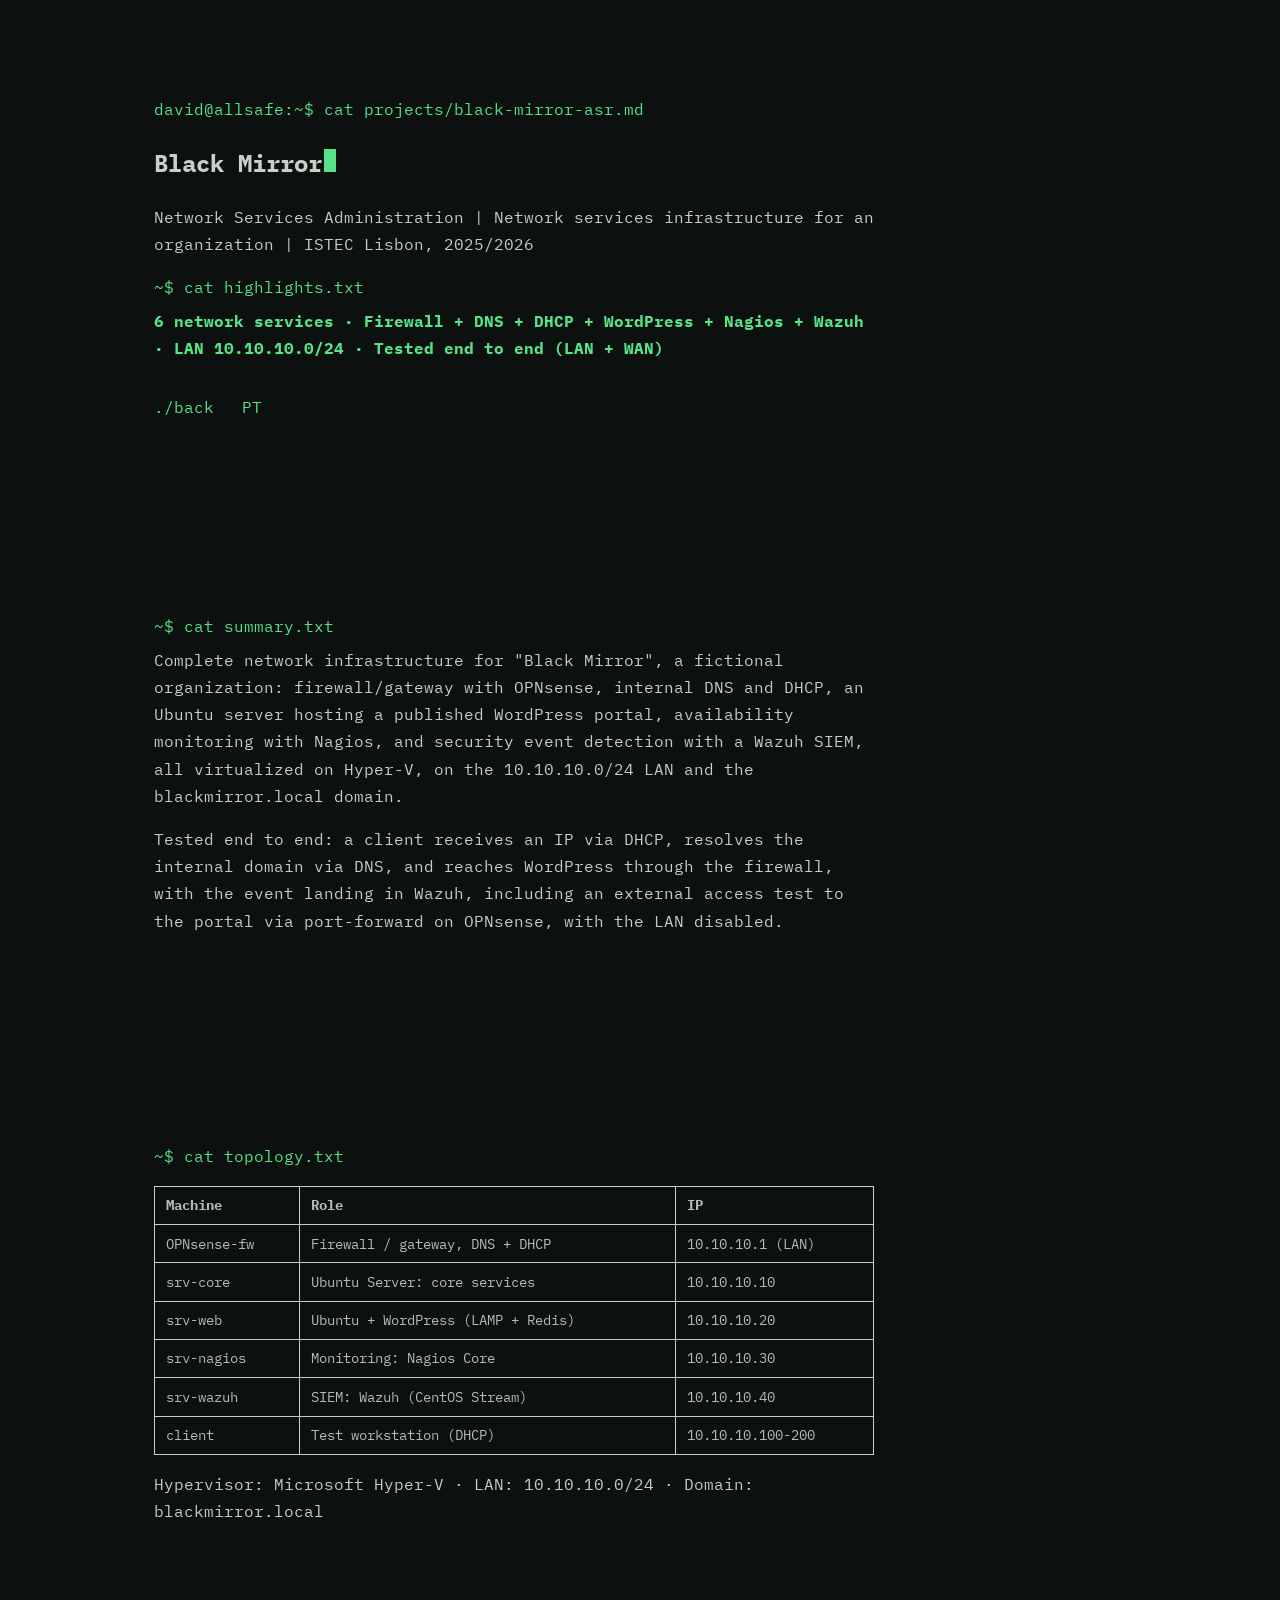
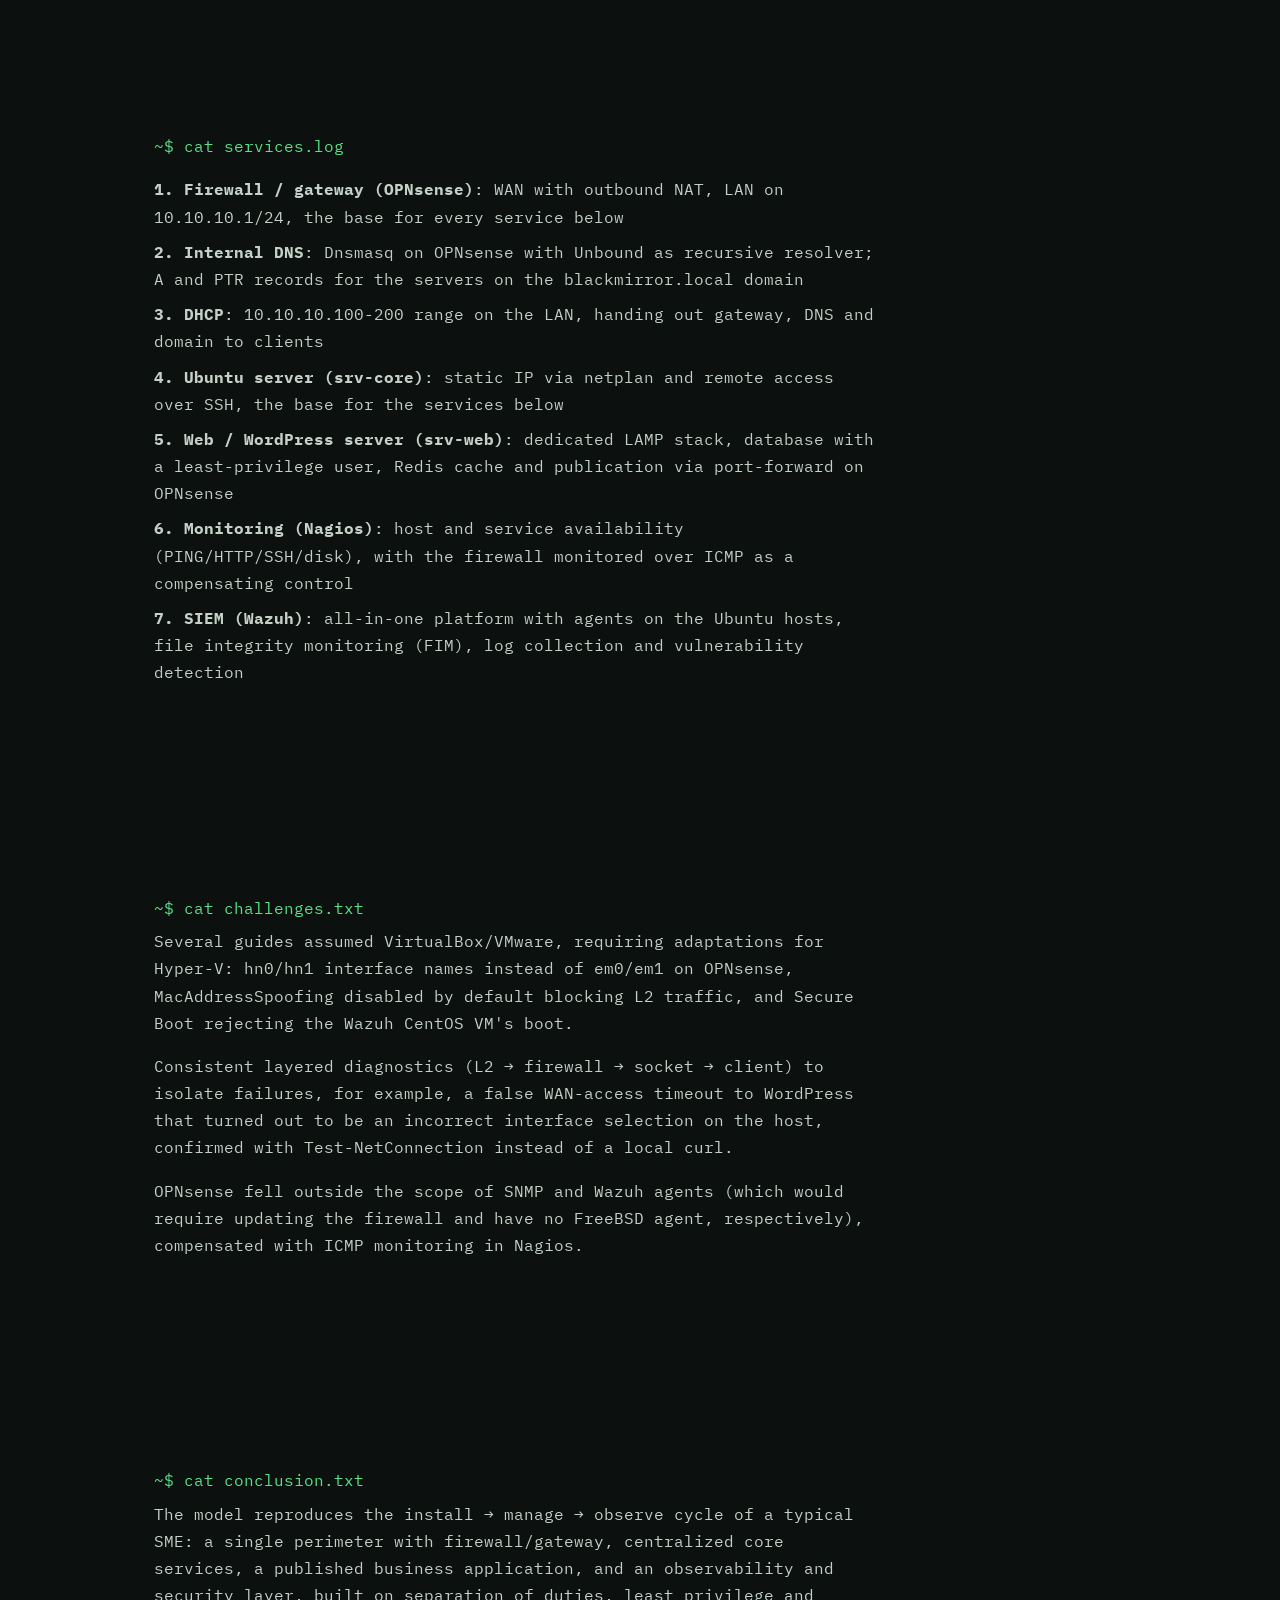
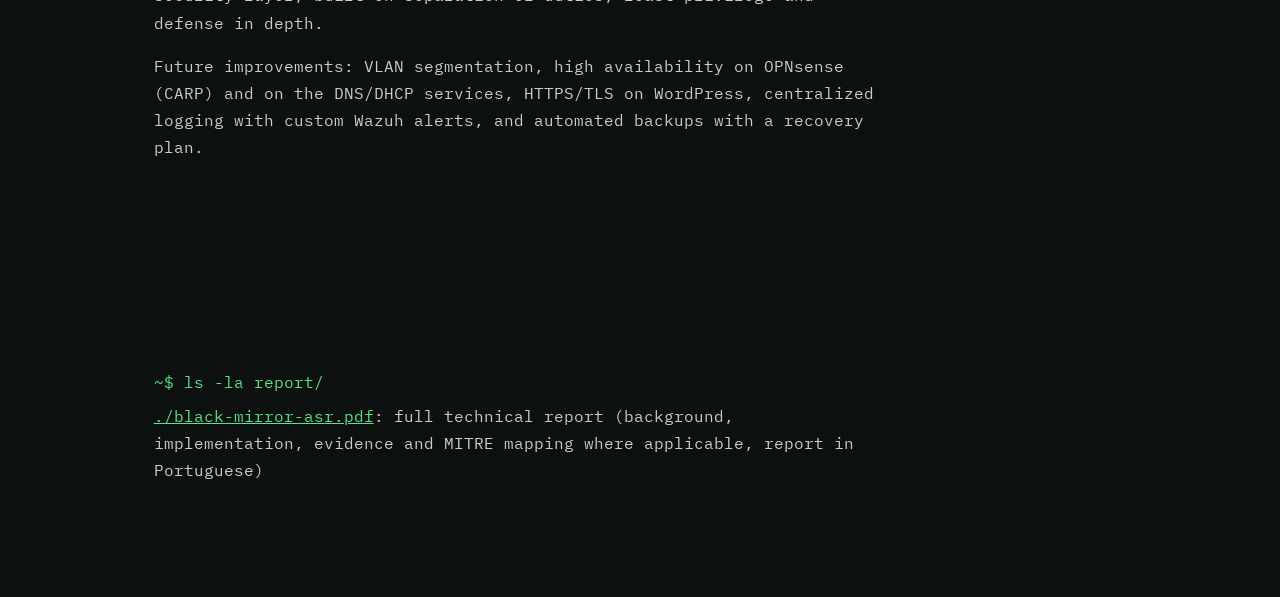
<file: en/projetos/black-mirror-asr.html>
<!doctype html>
<html lang="en">
<head>
  <meta charset="utf-8">
  <meta name="viewport" content="width=device-width, initial-scale=1">
  <title>Black Mirror | David Miranda</title>
  <link href="https://fonts.googleapis.com/css2?family=IBM+Plex+Mono:wght@400;500;600&display=swap" rel="stylesheet">
  <link rel="stylesheet" href="../../assets/css/style.css">
  <style>
    .tbl{width:100%;border-collapse:collapse;margin:1rem 0;font-size:0.9rem;}
    .tbl th,.tbl td{border:1px solid currentColor;padding:0.4rem 0.7rem;text-align:left;opacity:0.9;}
    .phases{list-style:none;padding-left:0;margin:1rem 0;}
    .phases li{margin-bottom:0.5rem;}
  </style>
</head>
<body>
  <main class="wrap">

    <section>
      <p class="prompt"><span class="who">david@allsafe</span>:~$ cat projects/black-mirror-asr.md</p>
      <h1>Black Mirror<span class="cursor"></span></h1>
      <p class="out">Network Services Administration | Network services infrastructure for an organization | ISTEC Lisbon, 2025/2026</p>
      <p class="prompt">~$ cat highlights.txt</p>
      <p class="out"><strong class="label-accent">6 network services · Firewall + DNS + DHCP + WordPress + Nagios + Wazuh · LAN 10.10.10.0/24 · Tested end to end (LAN + WAN)</strong></p>
      <nav class="menu">
        <a href="../index.html#projects">./back</a>
        <a href="../../projetos/black-mirror-asr.html">PT</a>
      </nav>
    </section>

    <section id="summary">
      <p class="prompt">~$ cat summary.txt</p>
      <p class="out">Complete network infrastructure for "Black Mirror", a fictional organization: firewall/gateway with OPNsense, internal DNS and DHCP, an Ubuntu server hosting a published WordPress portal, availability monitoring with Nagios, and security event detection with a Wazuh SIEM, all virtualized on Hyper-V, on the 10.10.10.0/24 LAN and the blackmirror.local domain.</p>
      <p class="out">Tested end to end: a client receives an IP via DHCP, resolves the internal domain via DNS, and reaches WordPress through the firewall, with the event landing in Wazuh, including an external access test to the portal via port-forward on OPNsense, with the LAN disabled.</p>
    </section>

    <section id="topology">
      <p class="prompt">~$ cat topology.txt</p>
      <table class="tbl">
        <tr><th>Machine</th><th>Role</th><th>IP</th></tr>
        <tr><td>OPNsense-fw</td><td>Firewall / gateway, DNS + DHCP</td><td>10.10.10.1 (LAN)</td></tr>
        <tr><td>srv-core</td><td>Ubuntu Server: core services</td><td>10.10.10.10</td></tr>
        <tr><td>srv-web</td><td>Ubuntu + WordPress (LAMP + Redis)</td><td>10.10.10.20</td></tr>
        <tr><td>srv-nagios</td><td>Monitoring: Nagios Core</td><td>10.10.10.30</td></tr>
        <tr><td>srv-wazuh</td><td>SIEM: Wazuh (CentOS Stream)</td><td>10.10.10.40</td></tr>
        <tr><td>client</td><td>Test workstation (DHCP)</td><td>10.10.10.100-200</td></tr>
      </table>
      <p class="out">Hypervisor: Microsoft Hyper-V · LAN: 10.10.10.0/24 · Domain: blackmirror.local</p>
    </section>

    <section id="services">
      <p class="prompt">~$ cat services.log</p>
      <ol class="phases out">
        <li><strong>1. Firewall / gateway (OPNsense)</strong>: WAN with outbound NAT, LAN on 10.10.10.1/24, the base for every service below</li>
        <li><strong>2. Internal DNS</strong>: Dnsmasq on OPNsense with Unbound as recursive resolver; A and PTR records for the servers on the blackmirror.local domain</li>
        <li><strong>3. DHCP</strong>: 10.10.10.100-200 range on the LAN, handing out gateway, DNS and domain to clients</li>
        <li><strong>4. Ubuntu server (srv-core)</strong>: static IP via netplan and remote access over SSH, the base for the services below</li>
        <li><strong>5. Web / WordPress server (srv-web)</strong>: dedicated LAMP stack, database with a least-privilege user, Redis cache and publication via port-forward on OPNsense</li>
        <li><strong>6. Monitoring (Nagios)</strong>: host and service availability (PING/HTTP/SSH/disk), with the firewall monitored over ICMP as a compensating control</li>
        <li><strong>7. SIEM (Wazuh)</strong>: all-in-one platform with agents on the Ubuntu hosts, file integrity monitoring (FIM), log collection and vulnerability detection</li>
      </ol>
    </section>

    <section id="challenges">
      <p class="prompt">~$ cat challenges.txt</p>
      <p class="out">Several guides assumed VirtualBox/VMware, requiring adaptations for Hyper-V: hn0/hn1 interface names instead of em0/em1 on OPNsense, MacAddressSpoofing disabled by default blocking L2 traffic, and Secure Boot rejecting the Wazuh CentOS VM's boot.</p>
      <p class="out">Consistent layered diagnostics (L2 → firewall → socket → client) to isolate failures, for example, a false WAN-access timeout to WordPress that turned out to be an incorrect interface selection on the host, confirmed with Test-NetConnection instead of a local curl.</p>
      <p class="out">OPNsense fell outside the scope of SNMP and Wazuh agents (which would require updating the firewall and have no FreeBSD agent, respectively), compensated with ICMP monitoring in Nagios.</p>
    </section>

    <section id="conclusion">
      <p class="prompt">~$ cat conclusion.txt</p>
      <p class="out">The model reproduces the install → manage → observe cycle of a typical SME: a single perimeter with firewall/gateway, centralized core services, a published business application, and an observability and security layer, built on separation of duties, least privilege and defense in depth.</p>
      <p class="out">Future improvements: VLAN segmentation, high availability on OPNsense (CARP) and on the DNS/DHCP services, HTTPS/TLS on WordPress, centralized logging with custom Wazuh alerts, and automated backups with a recovery plan.</p>
    </section>

    <section id="report">
      <p class="prompt">~$ ls -la report/</p>
      <p class="out"><a href="../../assets/pdf/black-mirror-asr.pdf" target="_blank">./black-mirror-asr.pdf</a>: full technical report (background, implementation, evidence and MITRE mapping where applicable, report in Portuguese)</p>
    </section>

  </main>
</body>
</html>
</file>
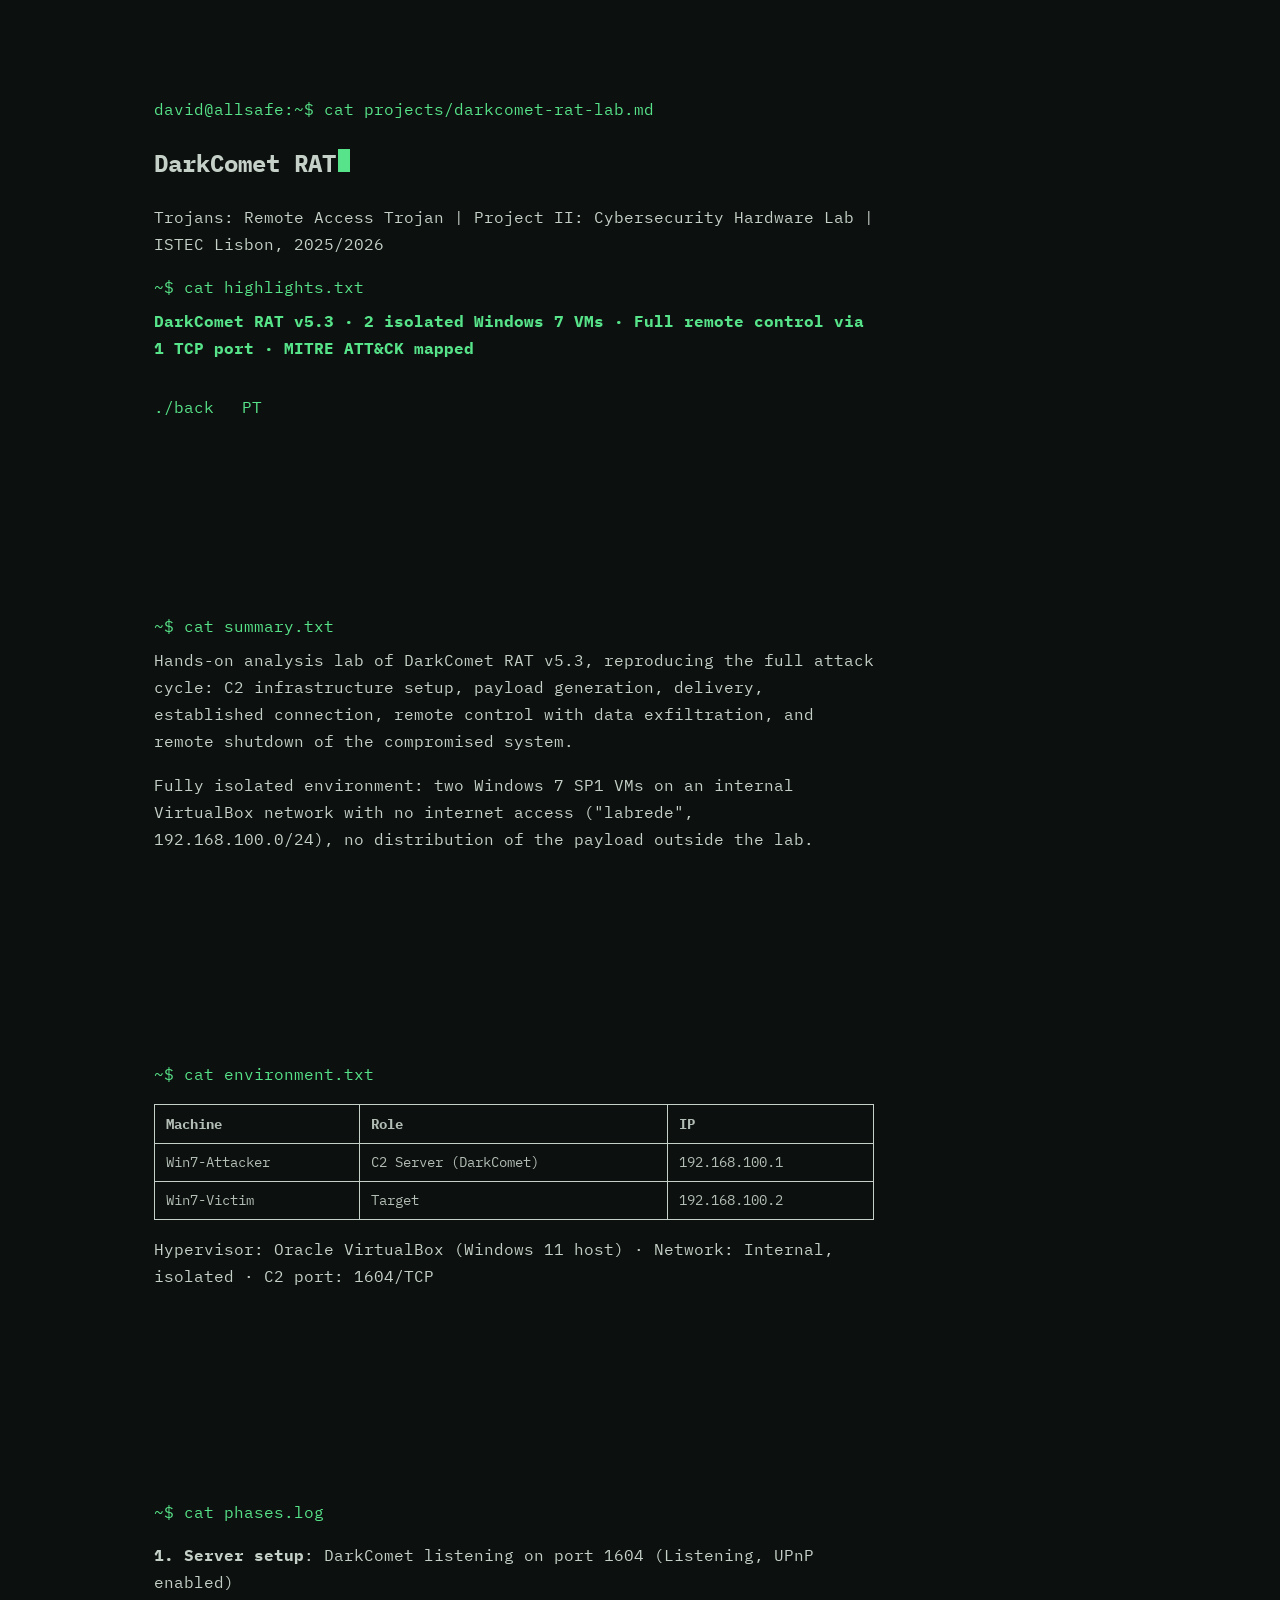
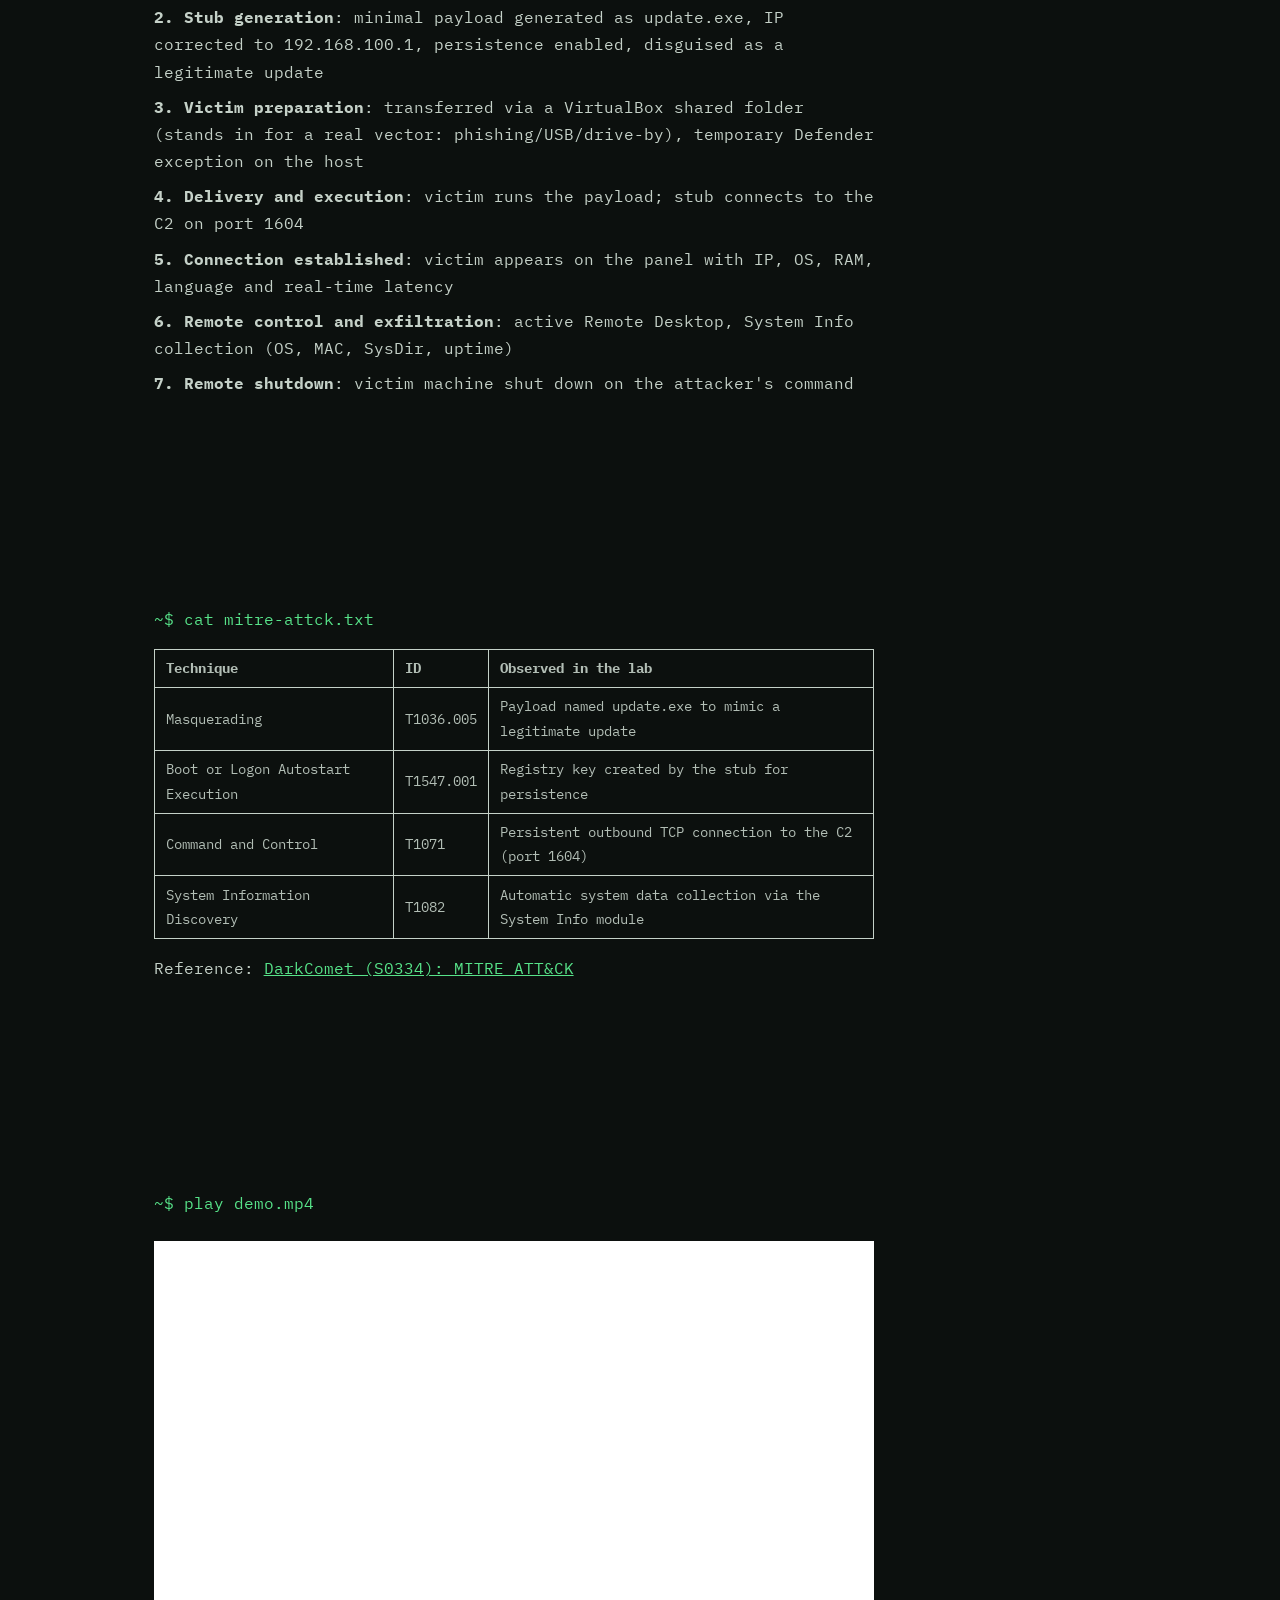
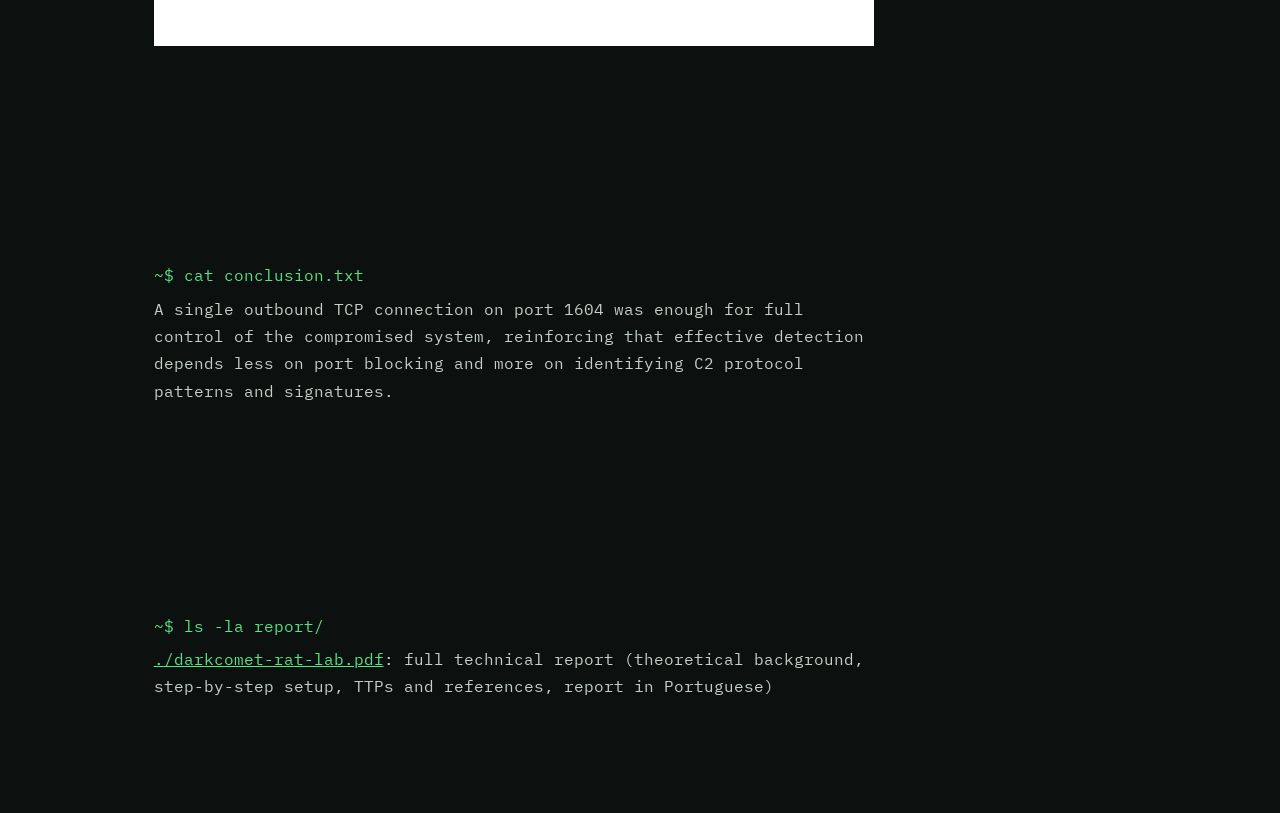
<file: en/projetos/darkcomet-rat-lab.html>
<!doctype html>
<html lang="en">
<head>
  <meta charset="utf-8">
  <meta name="viewport" content="width=device-width, initial-scale=1">
  <title>DarkComet RAT Lab | David Miranda</title>
  <link href="https://fonts.googleapis.com/css2?family=IBM+Plex+Mono:wght@400;500;600&display=swap" rel="stylesheet">
  <link rel="stylesheet" href="../../assets/css/style.css">
  <style>
    .yt-wrap{position:relative;padding-bottom:56.25%;height:0;overflow:hidden;max-width:100%;margin:1.5rem 0;}
    .yt-wrap iframe{position:absolute;top:0;left:0;width:100%;height:100%;border:0;}
    .tbl{width:100%;border-collapse:collapse;margin:1rem 0;font-size:0.9rem;}
    .tbl th,.tbl td{border:1px solid currentColor;padding:0.4rem 0.7rem;text-align:left;opacity:0.9;}
    .phases{list-style:none;padding-left:0;margin:1rem 0;}
    .phases li{margin-bottom:0.5rem;}
  </style>
</head>
<body>
  <main class="wrap">

    <section>
      <p class="prompt"><span class="who">david@allsafe</span>:~$ cat projects/darkcomet-rat-lab.md</p>
      <h1>DarkComet RAT<span class="cursor"></span></h1>
      <p class="out">Trojans: Remote Access Trojan | Project II: Cybersecurity Hardware Lab | ISTEC Lisbon, 2025/2026</p>
      <p class="prompt">~$ cat highlights.txt</p>
      <p class="out"><strong class="label-accent">DarkComet RAT v5.3 · 2 isolated Windows 7 VMs · Full remote control via 1 TCP port · MITRE ATT&amp;CK mapped</strong></p>
      <nav class="menu">
        <a href="../index.html#projects">./back</a>
        <a href="../../projetos/darkcomet-rat-lab.html">PT</a>
      </nav>
    </section>

    <section id="summary">
      <p class="prompt">~$ cat summary.txt</p>
      <p class="out">Hands-on analysis lab of DarkComet RAT v5.3, reproducing the full attack cycle: C2 infrastructure setup, payload generation, delivery, established connection, remote control with data exfiltration, and remote shutdown of the compromised system.</p>
      <p class="out">Fully isolated environment: two Windows 7 SP1 VMs on an internal VirtualBox network with no internet access ("labrede", 192.168.100.0/24), no distribution of the payload outside the lab.</p>
    </section>

    <section id="environment">
      <p class="prompt">~$ cat environment.txt</p>
      <table class="tbl">
        <tr><th>Machine</th><th>Role</th><th>IP</th></tr>
        <tr><td>Win7-Attacker</td><td>C2 Server (DarkComet)</td><td>192.168.100.1</td></tr>
        <tr><td>Win7-Victim</td><td>Target</td><td>192.168.100.2</td></tr>
      </table>
      <p class="out">Hypervisor: Oracle VirtualBox (Windows 11 host) · Network: Internal, isolated · C2 port: 1604/TCP</p>
    </section>

    <section id="phases">
      <p class="prompt">~$ cat phases.log</p>
      <ol class="phases out">
        <li><strong>1. Server setup</strong>: DarkComet listening on port 1604 (Listening, UPnP enabled)</li>
        <li><strong>2. Stub generation</strong>: minimal payload generated as update.exe, IP corrected to 192.168.100.1, persistence enabled, disguised as a legitimate update</li>
        <li><strong>3. Victim preparation</strong>: transferred via a VirtualBox shared folder (stands in for a real vector: phishing/USB/drive-by), temporary Defender exception on the host</li>
        <li><strong>4. Delivery and execution</strong>: victim runs the payload; stub connects to the C2 on port 1604</li>
        <li><strong>5. Connection established</strong>: victim appears on the panel with IP, OS, RAM, language and real-time latency</li>
        <li><strong>6. Remote control and exfiltration</strong>: active Remote Desktop, System Info collection (OS, MAC, SysDir, uptime)</li>
        <li><strong>7. Remote shutdown</strong>: victim machine shut down on the attacker's command</li>
      </ol>
    </section>

    <section id="mitre">
      <p class="prompt">~$ cat mitre-attck.txt</p>
      <table class="tbl">
        <tr><th>Technique</th><th>ID</th><th>Observed in the lab</th></tr>
        <tr><td>Masquerading</td><td>T1036.005</td><td>Payload named update.exe to mimic a legitimate update</td></tr>
        <tr><td>Boot or Logon Autostart Execution</td><td>T1547.001</td><td>Registry key created by the stub for persistence</td></tr>
        <tr><td>Command and Control</td><td>T1071</td><td>Persistent outbound TCP connection to the C2 (port 1604)</td></tr>
        <tr><td>System Information Discovery</td><td>T1082</td><td>Automatic system data collection via the System Info module</td></tr>
      </table>
      <p class="out">Reference: <a href="https://attack.mitre.org/software/S0334/" target="_blank" rel="noopener">DarkComet (S0334): MITRE ATT&CK</a></p>
    </section>

    <section id="video">
      <p class="prompt">~$ play demo.mp4</p>
      <div class="yt-wrap">
        <iframe src="https://www.youtube.com/embed/LZj5sGnbuzc" title="DarkComet RAT Lab - demo" allow="accelerometer; autoplay; clipboard-write; encrypted-media; gyroscope; picture-in-picture" allowfullscreen></iframe>
      </div>
    </section>

    <section id="conclusion">
      <p class="prompt">~$ cat conclusion.txt</p>
      <p class="out">A single outbound TCP connection on port 1604 was enough for full control of the compromised system, reinforcing that effective detection depends less on port blocking and more on identifying C2 protocol patterns and signatures.</p>
    </section>

    <section id="report">
      <p class="prompt">~$ ls -la report/</p>
      <p class="out"><a href="../../assets/pdf/darkcomet-rat-lab.pdf" target="_blank">./darkcomet-rat-lab.pdf</a>: full technical report (theoretical background, step-by-step setup, TTPs and references, report in Portuguese)</p>
    </section>

  </main>
</body>
</html>
</file>
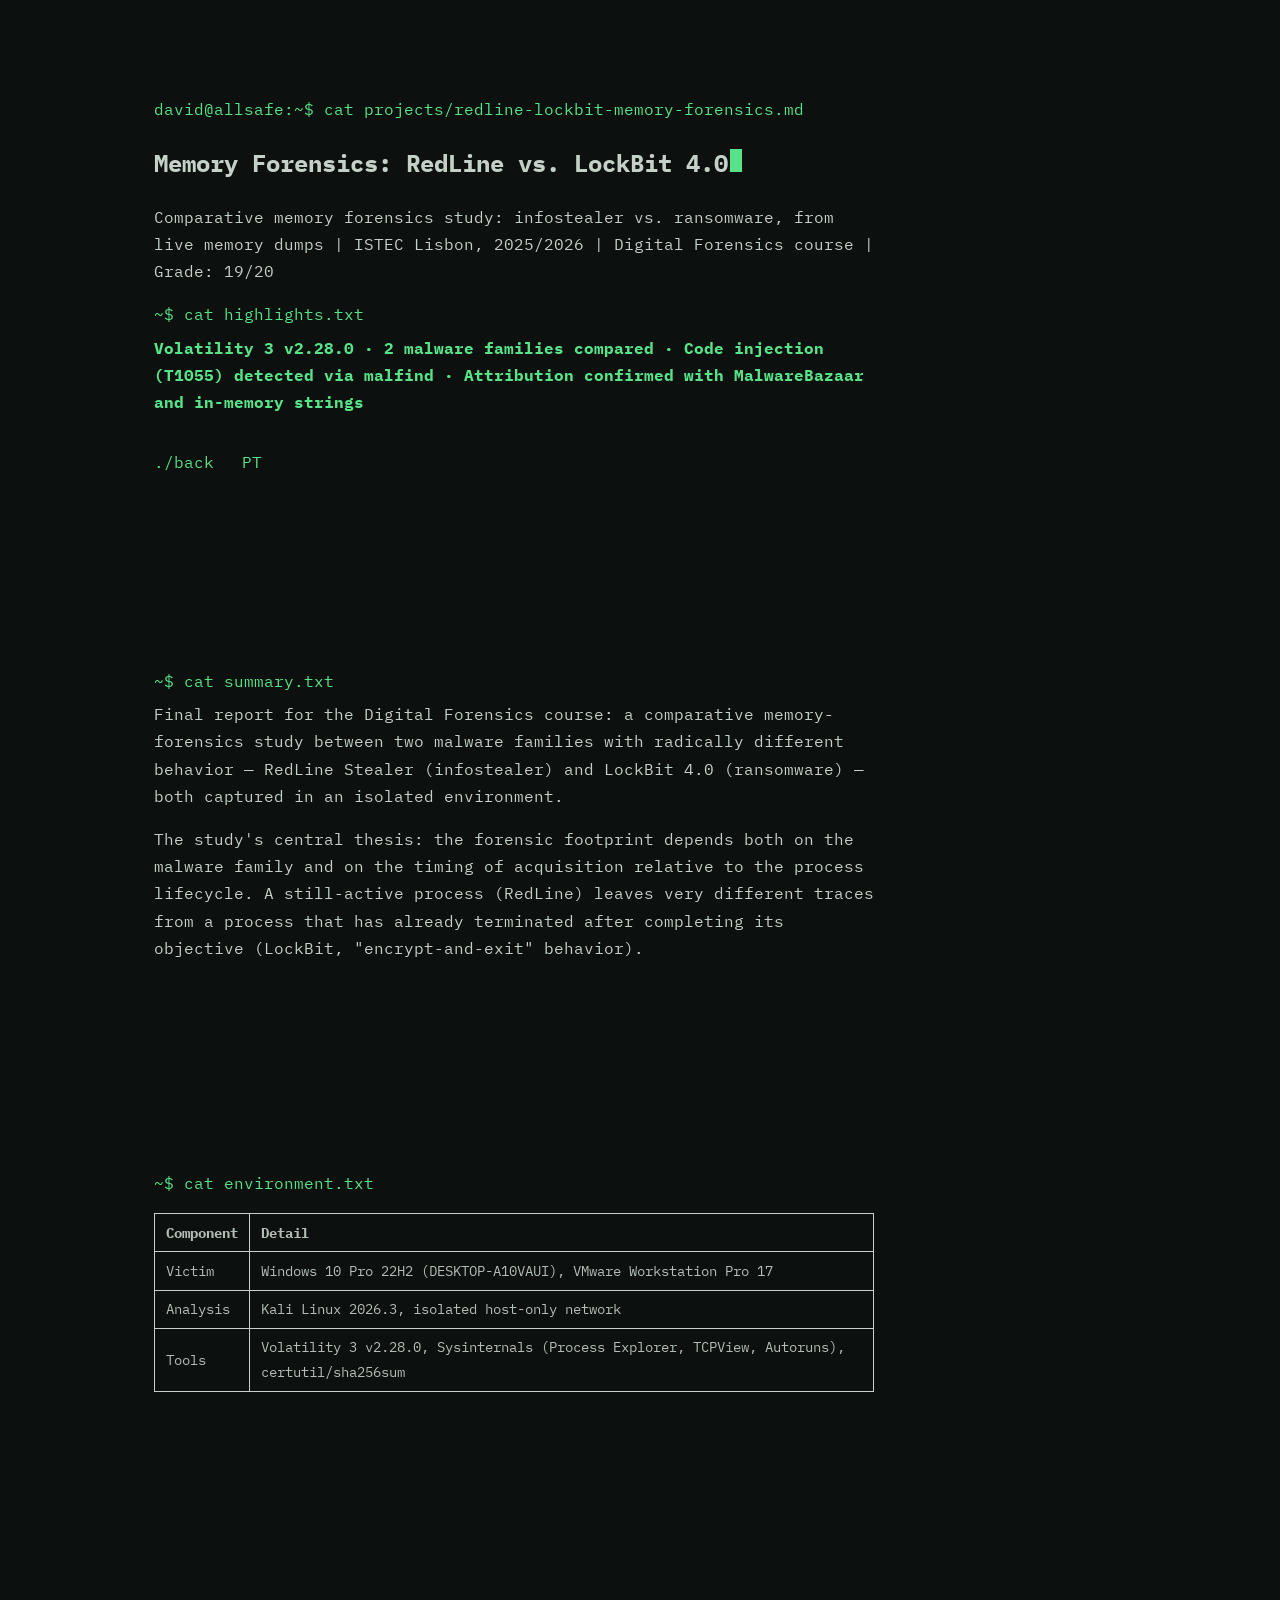
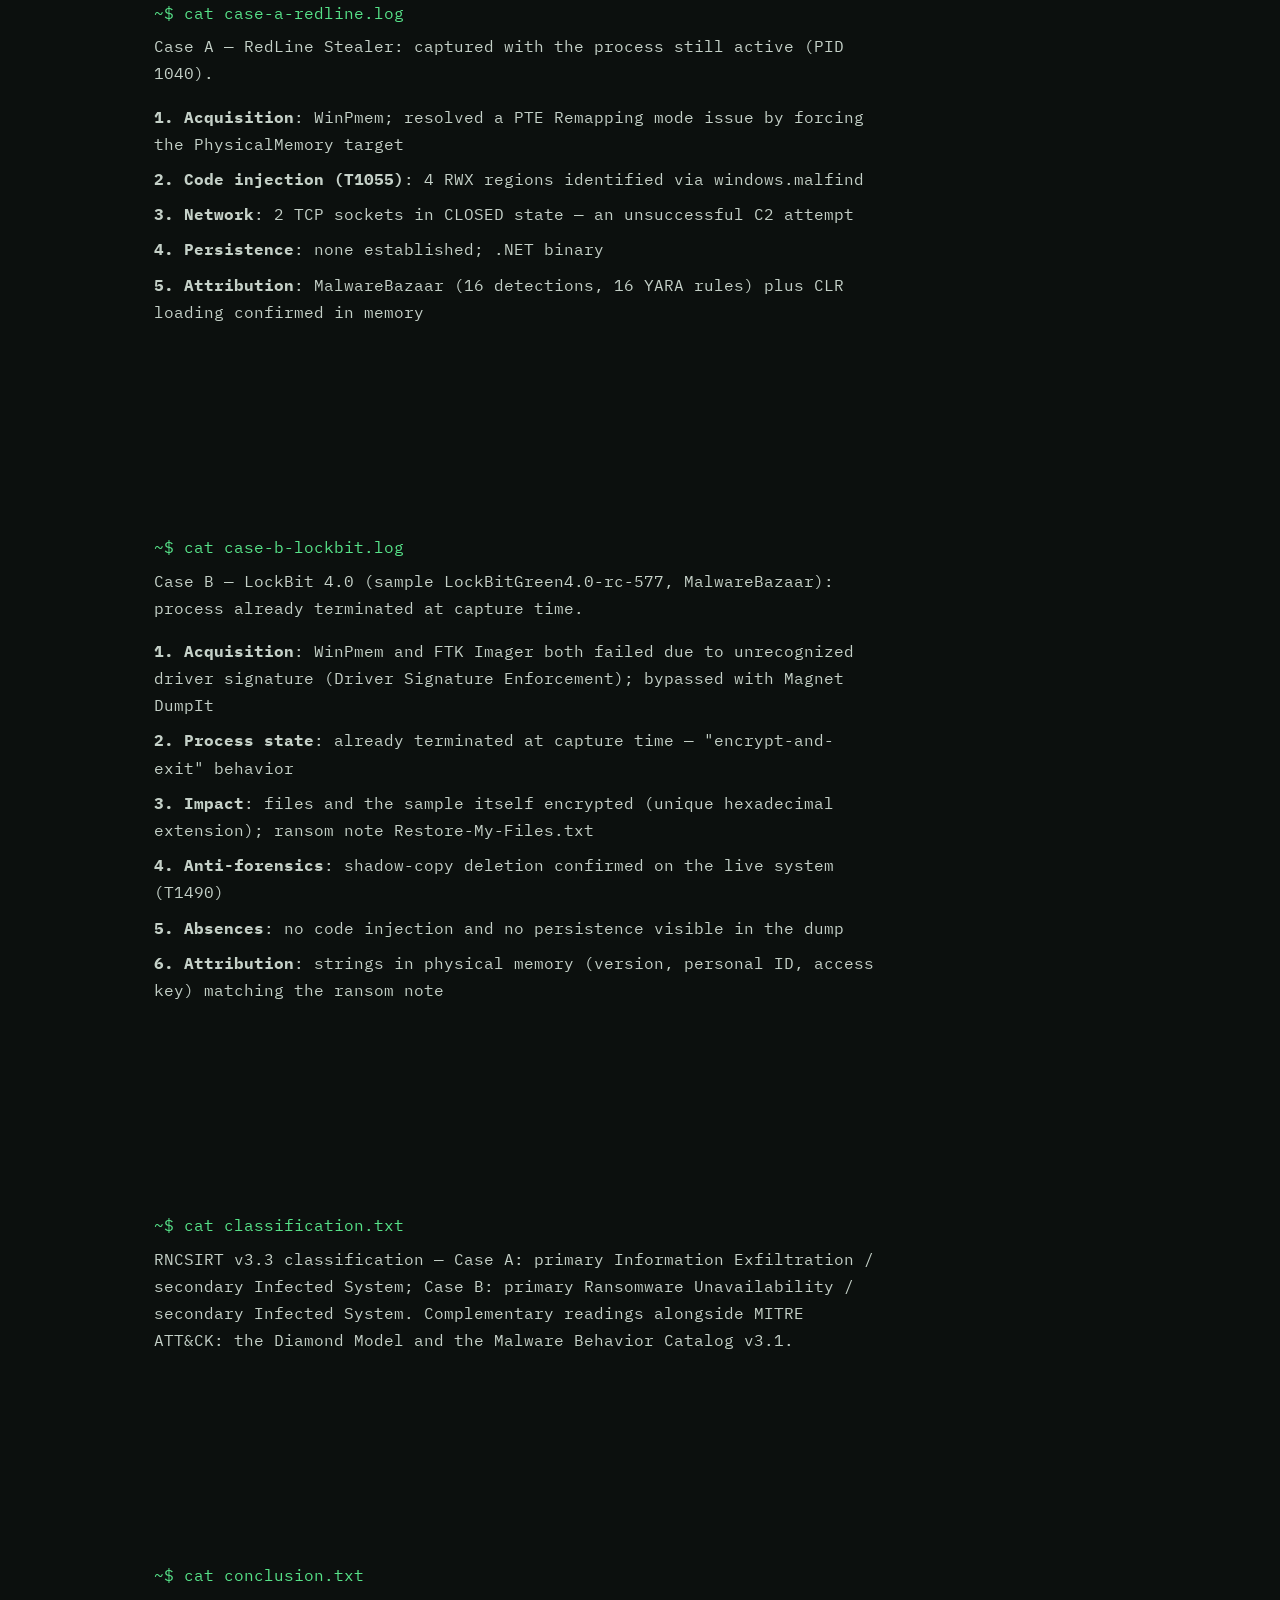
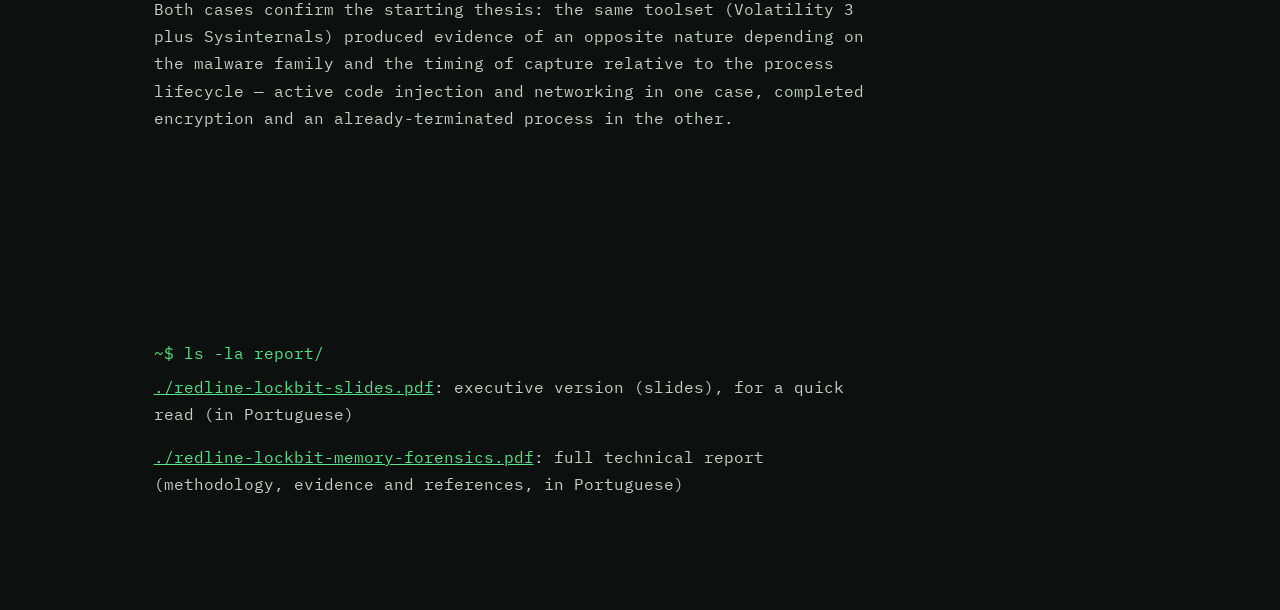
<file: en/projetos/en-redline-lockbit-memory-forensics.html>
<!doctype html>
<html lang="en">
<head>
  <meta charset="utf-8">
  <meta name="viewport" content="width=device-width, initial-scale=1">
  <title>Memory Forensics: RedLine vs. LockBit 4.0 | David Miranda</title>
  <link href="https://fonts.googleapis.com/css2?family=IBM+Plex+Mono:wght@400;500;600&display=swap" rel="stylesheet">
  <link rel="stylesheet" href="../../assets/css/style.css">
  <style>
    .tbl{width:100%;border-collapse:collapse;margin:1rem 0;font-size:0.9rem;}
    .tbl th,.tbl td{border:1px solid currentColor;padding:0.4rem 0.7rem;text-align:left;opacity:0.9;}
    .phases{list-style:none;padding-left:0;margin:1rem 0;}
    .phases li{margin-bottom:0.5rem;}
  </style>
</head>
<body>
  <main class="wrap">

    <section>
      <p class="prompt"><span class="who">david@allsafe</span>:~$ cat projects/redline-lockbit-memory-forensics.md</p>
      <h1>Memory Forensics: RedLine vs. LockBit 4.0<span class="cursor"></span></h1>
      <p class="out">Comparative memory forensics study: infostealer vs. ransomware, from live memory dumps | ISTEC Lisbon, 2025/2026 | Digital Forensics course | Grade: 19/20</p>
      <p class="prompt">~$ cat highlights.txt</p>
      <p class="out"><strong class="label-accent">Volatility 3 v2.28.0 · 2 malware families compared · Code injection (T1055) detected via malfind · Attribution confirmed with MalwareBazaar and in-memory strings</strong></p>
      <nav class="menu">
        <a href="../index.html#projects">./back</a>
        <a href="../../projetos/redline-lockbit-memory-forensics.html">PT</a>
      </nav>
    </section>

    <section id="summary">
      <p class="prompt">~$ cat summary.txt</p>
      <p class="out">Final report for the Digital Forensics course: a comparative memory-forensics study between two malware families with radically different behavior — RedLine Stealer (infostealer) and LockBit 4.0 (ransomware) — both captured in an isolated environment.</p>
      <p class="out">The study's central thesis: the forensic footprint depends both on the malware family and on the timing of acquisition relative to the process lifecycle. A still-active process (RedLine) leaves very different traces from a process that has already terminated after completing its objective (LockBit, "encrypt-and-exit" behavior).</p>
    </section>

    <section id="environment">
      <p class="prompt">~$ cat environment.txt</p>
      <table class="tbl">
        <tr><th>Component</th><th>Detail</th></tr>
        <tr><td>Victim</td><td>Windows 10 Pro 22H2 (DESKTOP-A10VAUI), VMware Workstation Pro 17</td></tr>
        <tr><td>Analysis</td><td>Kali Linux 2026.3, isolated host-only network</td></tr>
        <tr><td>Tools</td><td>Volatility 3 v2.28.0, Sysinternals (Process Explorer, TCPView, Autoruns), certutil/sha256sum</td></tr>
      </table>
    </section>

    <section id="case-a">
      <p class="prompt">~$ cat case-a-redline.log</p>
      <p class="out">Case A — RedLine Stealer: captured with the process still active (PID 1040).</p>
      <ol class="phases out">
        <li><strong>1. Acquisition</strong>: WinPmem; resolved a PTE Remapping mode issue by forcing the PhysicalMemory target</li>
        <li><strong>2. Code injection (T1055)</strong>: 4 RWX regions identified via windows.malfind</li>
        <li><strong>3. Network</strong>: 2 TCP sockets in CLOSED state — an unsuccessful C2 attempt</li>
        <li><strong>4. Persistence</strong>: none established; .NET binary</li>
        <li><strong>5. Attribution</strong>: MalwareBazaar (16 detections, 16 YARA rules) plus CLR loading confirmed in memory</li>
      </ol>
    </section>

    <section id="case-b">
      <p class="prompt">~$ cat case-b-lockbit.log</p>
      <p class="out">Case B — LockBit 4.0 (sample LockBitGreen4.0-rc-577, MalwareBazaar): process already terminated at capture time.</p>
      <ol class="phases out">
        <li><strong>1. Acquisition</strong>: WinPmem and FTK Imager both failed due to unrecognized driver signature (Driver Signature Enforcement); bypassed with Magnet DumpIt</li>
        <li><strong>2. Process state</strong>: already terminated at capture time — "encrypt-and-exit" behavior</li>
        <li><strong>3. Impact</strong>: files and the sample itself encrypted (unique hexadecimal extension); ransom note Restore-My-Files.txt</li>
        <li><strong>4. Anti-forensics</strong>: shadow-copy deletion confirmed on the live system (T1490)</li>
        <li><strong>5. Absences</strong>: no code injection and no persistence visible in the dump</li>
        <li><strong>6. Attribution</strong>: strings in physical memory (version, personal ID, access key) matching the ransom note</li>
      </ol>
    </section>

    <section id="classification">
      <p class="prompt">~$ cat classification.txt</p>
      <p class="out">RNCSIRT v3.3 classification — Case A: primary Information Exfiltration / secondary Infected System; Case B: primary Ransomware Unavailability / secondary Infected System. Complementary readings alongside MITRE ATT&CK: the Diamond Model and the Malware Behavior Catalog v3.1.</p>
    </section>

    <section id="conclusion">
      <p class="prompt">~$ cat conclusion.txt</p>
      <p class="out">Both cases confirm the starting thesis: the same toolset (Volatility 3 plus Sysinternals) produced evidence of an opposite nature depending on the malware family and the timing of capture relative to the process lifecycle — active code injection and networking in one case, completed encryption and an already-terminated process in the other.</p>
    </section>

    <section id="report">
      <p class="prompt">~$ ls -la report/</p>
      <p class="out"><a href="../../assets/pdf/redline-lockbit-slides.pdf" target="_blank">./redline-lockbit-slides.pdf</a>: executive version (slides), for a quick read (in Portuguese)</p>
      <p class="out"><a href="../../assets/pdf/redline-lockbit-memory-forensics.pdf" target="_blank">./redline-lockbit-memory-forensics.pdf</a>: full technical report (methodology, evidence and references, in Portuguese)</p>
    </section>

  </main>
</body>
</html>
</file>
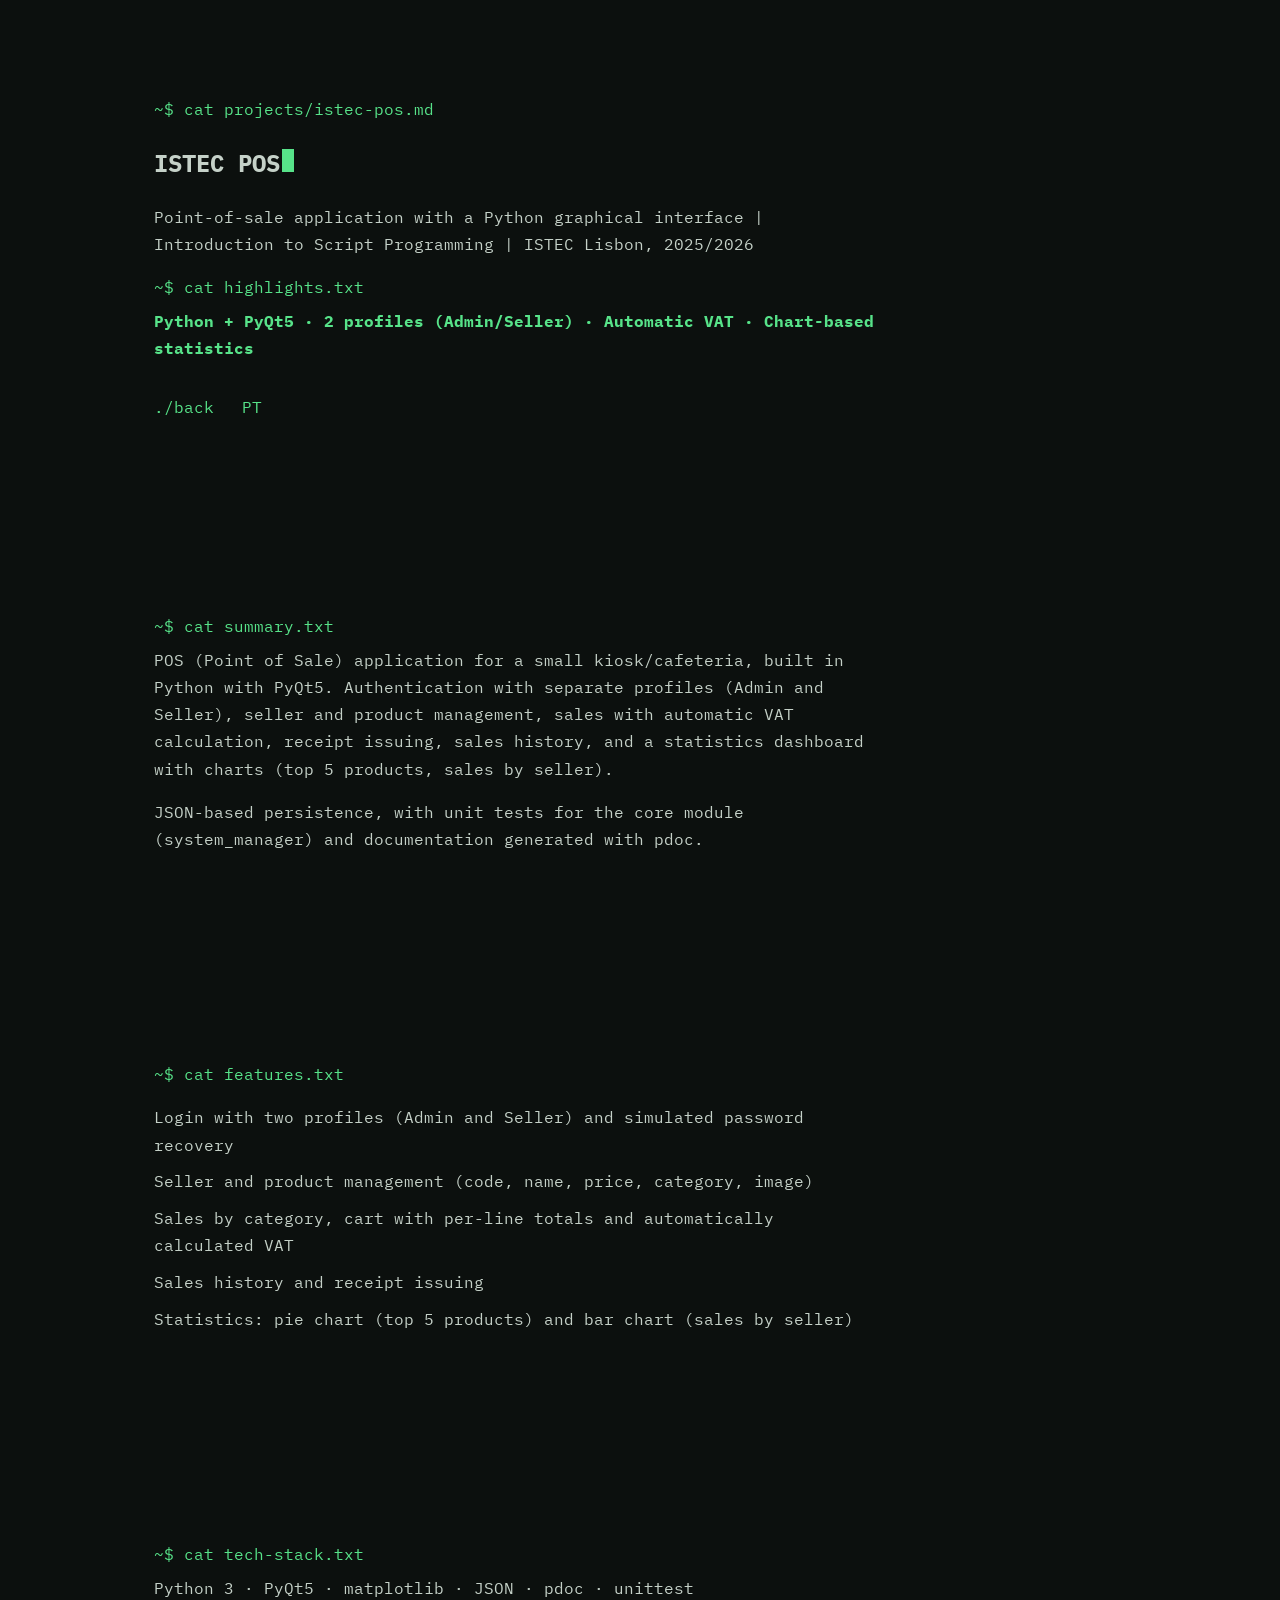
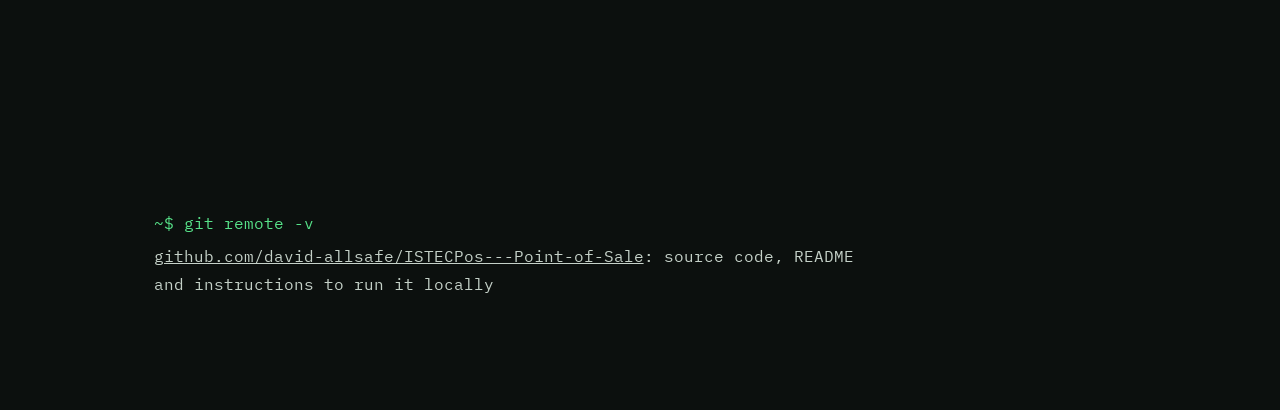
<file: en/projetos/istec-pos.html>
<!doctype html>
<html lang="en">
<head>
  <meta charset="utf-8">
  <meta name="viewport" content="width=device-width, initial-scale=1">
  <title>ISTEC POS | David Miranda</title>
  <link href="https://fonts.googleapis.com/css2?family=IBM+Plex+Mono:wght@400;500;600&display=swap" rel="stylesheet">
  <link rel="stylesheet" href="../../assets/css/style.css">
</head>
<body>
  <main class="wrap">

    <section>
      <p class="prompt">~$ cat projects/istec-pos.md</p>
      <h1>ISTEC POS<span class="cursor"></span></h1>
      <p class="out">Point-of-sale application with a Python graphical interface | Introduction to Script Programming | ISTEC Lisbon, 2025/2026</p>
      <p class="prompt">~$ cat highlights.txt</p>
      <p class="out"><strong class="label-accent">Python + PyQt5 · 2 profiles (Admin/Seller) · Automatic VAT · Chart-based statistics</strong></p>
      <nav class="menu">
        <a href="../index.html#projects">./back</a>
        <a href="../../projetos/istec-pos.html">PT</a>
      </nav>
    </section>

    <section id="summary">
      <p class="prompt">~$ cat summary.txt</p>
      <p class="out">POS (Point of Sale) application for a small kiosk/cafeteria, built in Python with PyQt5. Authentication with separate profiles (Admin and Seller), seller and product management, sales with automatic VAT calculation, receipt issuing, sales history, and a statistics dashboard with charts (top 5 products, sales by seller).</p>
      <p class="out">JSON-based persistence, with unit tests for the core module (system_manager) and documentation generated with pdoc.</p>
    </section>

    <section id="features">
      <p class="prompt">~$ cat features.txt</p>
      <ul class="certs out">
        <li>Login with two profiles (Admin and Seller) and simulated password recovery</li>
        <li>Seller and product management (code, name, price, category, image)</li>
        <li>Sales by category, cart with per-line totals and automatically calculated VAT</li>
        <li>Sales history and receipt issuing</li>
        <li>Statistics: pie chart (top 5 products) and bar chart (sales by seller)</li>
      </ul>
    </section>

    <section id="tech-stack">
      <p class="prompt">~$ cat tech-stack.txt</p>
      <p class="out">Python 3 · PyQt5 · matplotlib · JSON · pdoc · unittest</p>
    </section>

    <section id="repository">
      <p class="prompt">~$ git remote -v</p>
      <p class="out"><a class="link-plain" href="https://github.com/david-allsafe/ISTECPos---Point-of-Sale" target="_blank" rel="noopener">github.com/david-allsafe/ISTECPos---Point-of-Sale</a>: source code, README and instructions to run it locally</p>
    </section>

  </main>
</body>
</html>
</file>
<file: assets/css/home.css>
:root {
  --bg: #0c100e;
  --surface: #121914;
  --rule: #1f2b24;
  --rule-strong: #2e3d32;
  --fg: #e6ede8;
  --soft: #c5d1c8;
  --dim: #94a499;
  --accent: #57e389;
  --mono: "IBM Plex Mono", ui-monospace, monospace;
  --sans: "Inter", system-ui, -apple-system, "Segoe UI", sans-serif;
}

* { box-sizing: border-box; }
html { background: var(--bg); color-scheme: dark; scroll-behavior: smooth; }
body {
  margin: 0;
  background: var(--bg);
  color: var(--fg);
  font: 400 1rem/1.6 var(--sans);
  -webkit-font-smoothing: antialiased;
}

a { color: var(--fg); }
a:hover { color: var(--accent); }
:focus-visible { outline: 2px solid var(--accent); outline-offset: 3px; }

.container { max-width: 1120px; margin: 0 auto; padding: 0 1.5rem; }
.mono { font-family: var(--mono); }
.prompt { margin: 0; font-family: var(--mono); font-size: 0.875rem; color: var(--accent); }
.dim { color: var(--dim); }

/* nav */
.topbar { border-bottom: 1px solid var(--rule); }
.topbar .container {
  display: flex; flex-wrap: wrap; align-items: center; justify-content: space-between;
  gap: 0.75rem 1.5rem; padding-top: 1rem; padding-bottom: 1rem;
}
.brand { font-family: var(--mono); font-weight: 600; text-decoration: none; }
.brand span { color: var(--accent); }
.menu { display: flex; flex-wrap: wrap; gap: 0.5rem 1.25rem; font-family: var(--mono); font-size: 0.875rem; }
.menu a { text-decoration: none; }
.menu a.lang { color: var(--dim); }

/* hero */
.hero .container {
  display: flex; flex-wrap: wrap; align-items: center; gap: 3rem;
  padding-top: 4.5rem; padding-bottom: 3.5rem;
}
.hero-main { flex: 999 1 520px; min-width: 0; display: flex; flex-direction: column; gap: 1.1rem; }
.hello { margin: 0; font-family: var(--mono); color: var(--dim); }
.hero h1 { margin: 0; font-family: var(--mono); font-size: clamp(2.2rem, 6vw, 3rem); line-height: 1.1; font-weight: 600; }
.role { margin: 0; font-size: 1.375rem; font-weight: 500; }
.edu { margin: 0; color: var(--soft); font-size: 0.95rem; }
.lead { margin: 0; max-width: 36rem; color: var(--dim); }
.status { display: flex; align-items: center; gap: 0.6rem; font-family: var(--mono); font-size: 0.875rem; }
.dot { width: 10px; height: 10px; border-radius: 50%; background: var(--accent); flex: none; }

.badges { display: flex; flex-wrap: wrap; gap: 0.5rem; }
.badge {
  display: inline-block; line-height: 1.45; padding: 0.45rem 0.9rem;
  border: 1px solid var(--rule-strong); border-radius: 18px; font-family: var(--mono); font-size: 0.8rem; text-decoration: none;
}
.badge.ok { border-color: var(--accent); }
.badge .dim { color: var(--dim); }

.actions { display: flex; flex-wrap: wrap; gap: 0.75rem; padding-top: 0.5rem; }
.btn {
  display: inline-flex; align-items: center; min-height: 44px; padding: 0 1.25rem; border-radius: 6px;
  border: 1px solid var(--rule-strong); text-decoration: none; font-weight: 500;
}
.btn.primary { background: var(--accent); border-color: var(--accent); color: var(--bg); font-weight: 600; }
.btn.primary:hover { background: #7cf0a5; color: var(--bg); }

.term {
  flex: 1 1 320px; min-width: 0; background: var(--surface); border: 1px solid var(--rule);
  border-radius: 10px; overflow: hidden; font-family: var(--mono); font-size: 0.875rem;
}
.term-bar { display: flex; gap: 8px; padding: 12px 16px; border-bottom: 1px solid var(--rule); }
.term-bar span { width: 10px; height: 10px; border-radius: 50%; background: var(--rule-strong); }
.term-body { padding: 1.25rem; display: flex; flex-direction: column; gap: 0.9rem; }
.term-body p { margin: 0; }
.stats { display: grid; grid-template-columns: repeat(3, minmax(0, 1fr)); gap: 0.75rem; }
.stat { background: var(--bg); border-radius: 6px; padding: 0.75rem; }
.stat b { display: block; font-size: 1.5rem; }
.stat small { color: var(--dim); font-size: 0.75rem; line-height: 1.3; display: block; }
.term-body .updated { color: var(--dim); font-size: 0.75rem; }

/* sections */
.section { border-top: 1px solid var(--rule); }
.section > .container { padding-top: 3.5rem; padding-bottom: 3.5rem; display: flex; flex-direction: column; gap: 1.75rem; }
.section-head { display: flex; flex-direction: column; gap: 0.35rem; }
.section h2 { margin: 0; font-size: 1.875rem; font-weight: 600; }
.grid { display: grid; grid-template-columns: repeat(auto-fit, minmax(300px, 1fr)); gap: 1.25rem; }

/* project cards */
.card {
  display: flex; flex-direction: column; gap: 0.85rem; background: var(--surface);
  border: 1px solid var(--rule); border-radius: 10px; padding: 1.4rem; text-decoration: none; color: var(--fg);
  transition: border-color .15s ease;
}
a.card:hover { border-color: var(--accent); color: var(--fg); }
.card-meta { display: flex; justify-content: space-between; gap: 0.75rem; font-family: var(--mono); font-size: 0.75rem; }
.card-meta .kind { color: var(--accent); }
.card-meta .extra { color: var(--dim); text-align: right; }
.card h3 { margin: 0; font-size: 1.25rem; line-height: 1.3; font-weight: 600; }
.card p { margin: 0; color: var(--dim); font-size: 0.95rem; }
.tags { display: flex; flex-wrap: wrap; gap: 0.5rem; margin-top: auto; padding: 0; list-style: none; }
.tags li { font-family: var(--mono); font-size: 0.75rem; padding: 0.2rem 0.6rem; border-radius: 999px; border: 1px solid var(--rule-strong); color: var(--soft); }
.more { font-family: var(--mono); font-size: 0.8rem; color: var(--accent); }
.more.soon { color: var(--dim); }

/* skills */
.skill-group { display: flex; flex-direction: column; gap: 0.75rem; border-top: 2px solid var(--rule-strong); padding-top: 1rem; }
.skill-group h3, .cert-col h3 { margin: 0; font-size: 1rem; font-weight: 600; color: var(--accent); }
.chips { display: flex; flex-wrap: wrap; gap: 0.5rem; margin: 0; padding: 0; list-style: none; }
.chips li { font-size: 0.875rem; padding: 0.2rem 0.6rem; border-radius: 6px; background: var(--surface); border: 1px solid var(--rule); }

/* certificates */
.cert-col { display: flex; flex-direction: column; gap: 0.75rem; border-top: 2px solid var(--rule-strong); padding-top: 1rem; }
.cert-box { display: flex; justify-content: space-between; gap: 0.75rem; background: var(--surface); border: 1px solid var(--rule); border-radius: 8px; padding: 0.9rem 1rem; }
.cert-row { display: flex; justify-content: space-between; gap: 0.75rem; padding: 0.6rem 0; border-bottom: 1px solid var(--rule); }
.cert-row:last-of-type { border-bottom: 0; }
.state { font-family: var(--mono); font-size: 0.75rem; white-space: nowrap; color: var(--dim); }
.state.ok { color: var(--accent); }
.profile-link { font-family: var(--mono); font-size: 0.8rem; color: var(--accent); text-decoration: none; }

/* contact */
.contact .container { flex-direction: row; flex-wrap: wrap; justify-content: space-between; align-items: flex-end; gap: 2rem; }
.contact-text { flex: 999 1 420px; min-width: 0; display: flex; flex-direction: column; gap: 0.6rem; }
.contact-text p { margin: 0; }
.foot { padding: 0 1.5rem 2rem; max-width: 1120px; margin: 0 auto; font-size: 0.8rem; color: var(--dim); }

@media (max-width: 600px) {
  .hero .container { padding-top: 3rem; gap: 2rem; }
  .role { font-size: 1.2rem; }
  .btn.mail { word-break: break-all; }
}
</file>
<file: assets/css/style.css>
:root {
  --bg: #0c100e;
  --fg: #c5d1c8;
  --dim: #7a8c80;
  --accent: #57e389;
  --warn: #d9a441;
  --rule: #1f2b24;
}

* { box-sizing: border-box; }
html { background: var(--bg); color-scheme: dark; }
body {
  margin: 0;
  background: var(--bg);
  color: var(--fg);
  font: 400 1rem/1.7 "IBM Plex Mono", monospace;
}

.wrap {
  max-width: 72ch;
  margin-left: clamp(1.25rem, 12vw, 11rem);
  margin-right: 1.25rem;
}

a { color: var(--accent); text-decoration: underline; }
a:hover { color: #fff; }

.hero { min-height: 100vh; display: flex; flex-direction: column; justify-content: flex-end; padding: 4rem 0; }
.hero h1 { font-size: clamp(2.4rem, 9vw, 6rem); margin: 0 0 3rem; }

@media (max-width: 600px) {
  .hero { min-height: 60vh; padding: 3rem 0 2rem; }
}

.cursor {
  display: inline-block;
  width: 0.5em;
  height: 0.95em;
  background: var(--accent);
  animation: blink 1.1s steps(1) infinite;
  margin-left: 0.1em;
}
@keyframes blink { 50% { opacity: 0; } }

.prompt { margin: 0 0 0.4rem; color: var(--accent); }
.prompt .who { color: var(--accent); }
.out { margin: 0 0 1rem; }

.menu { display: flex; gap: 1.75rem; margin-top: 2rem; }
.menu a { text-decoration: none; }

section { padding: 6rem 0; }

.certs { list-style: none; padding: 0; margin: 1rem 0; }
.certs li { margin-bottom: 0.6rem; }
.certs .status { color: var(--dim); font-size: 0.85rem; }
.certs .status.done { color: var(--accent); }

.warn-line { color: var(--warn); font-weight: 600; }
.btn { display: inline-block; border: 1px solid var(--accent); padding: 0.4rem 0.9rem; text-decoration: none; }
.btn:hover { background: var(--accent); color: var(--bg); }
.foot { padding: 2rem 0 3rem; border-top: 1px solid var(--rule); }

.label-accent { color: var(--accent); }
.link-plain { color: var(--fg); }
.link-plain:hover { color: var(--accent); }
</file>
